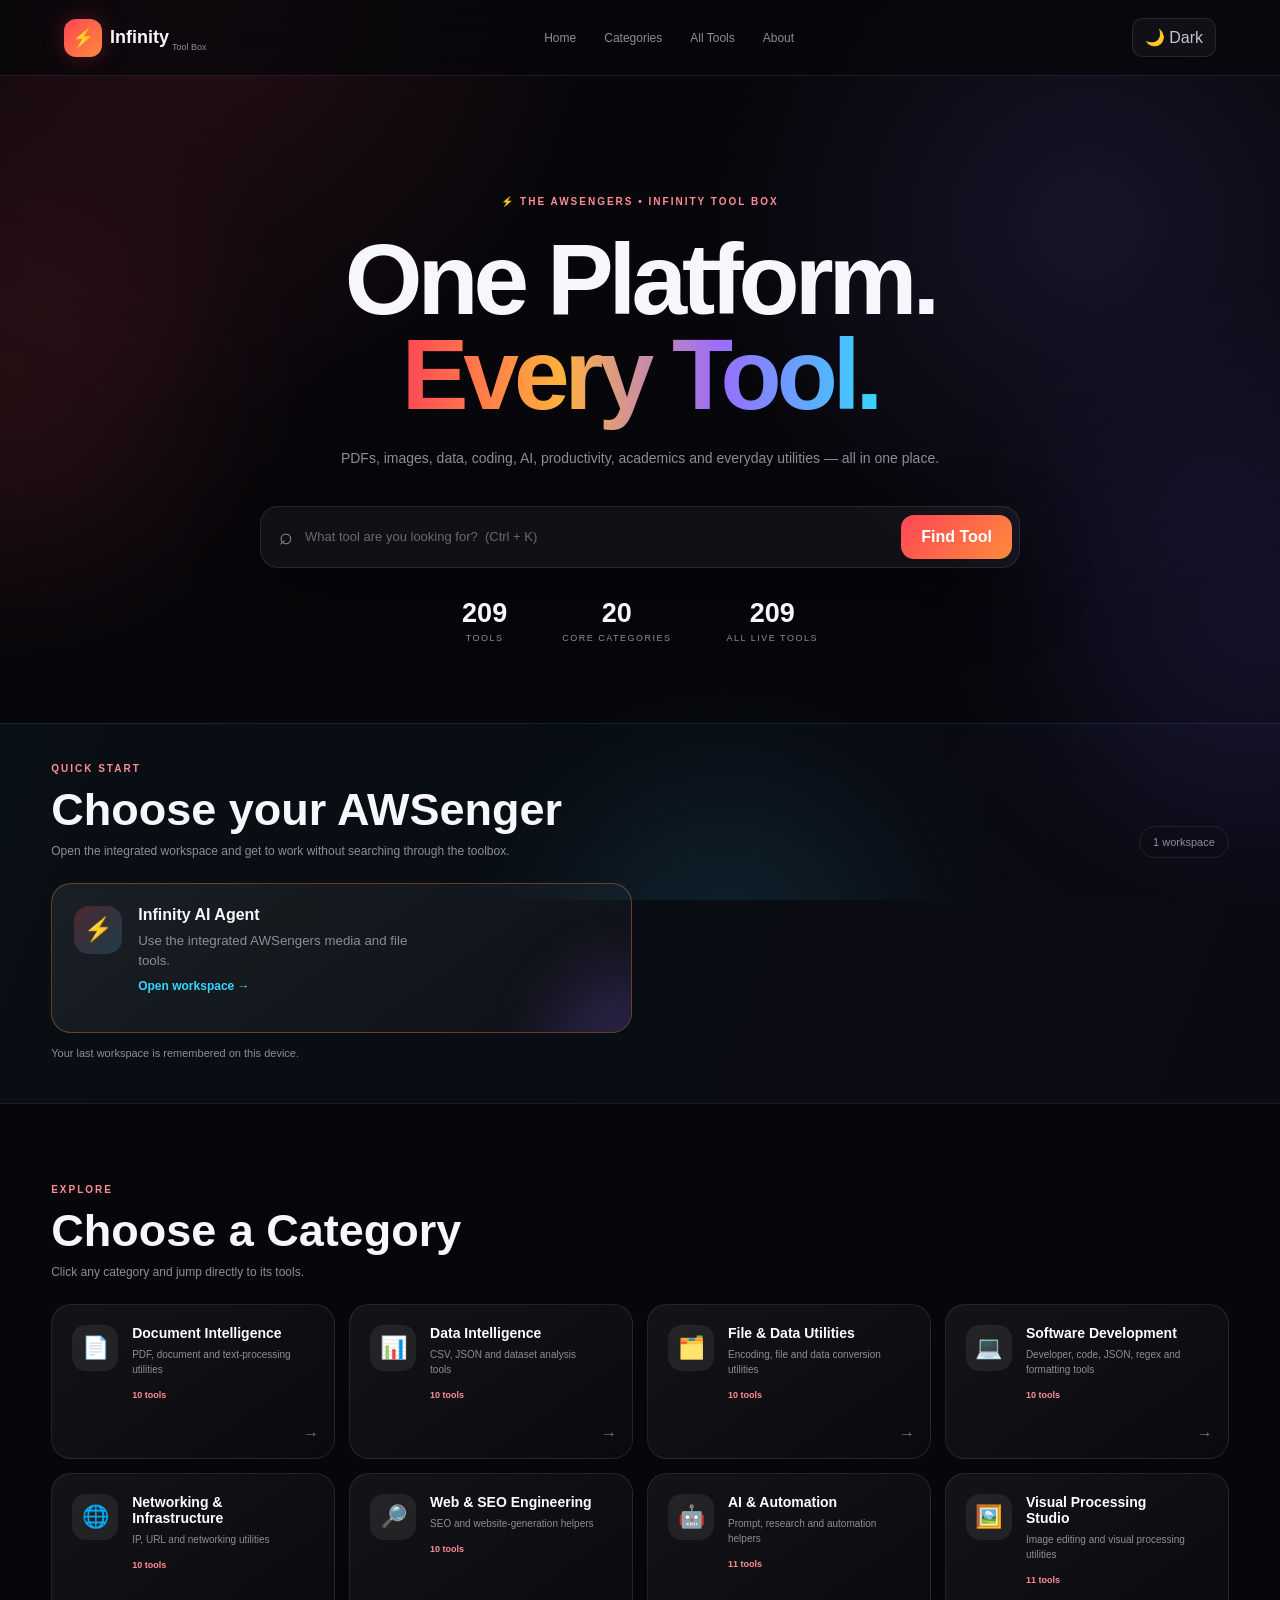
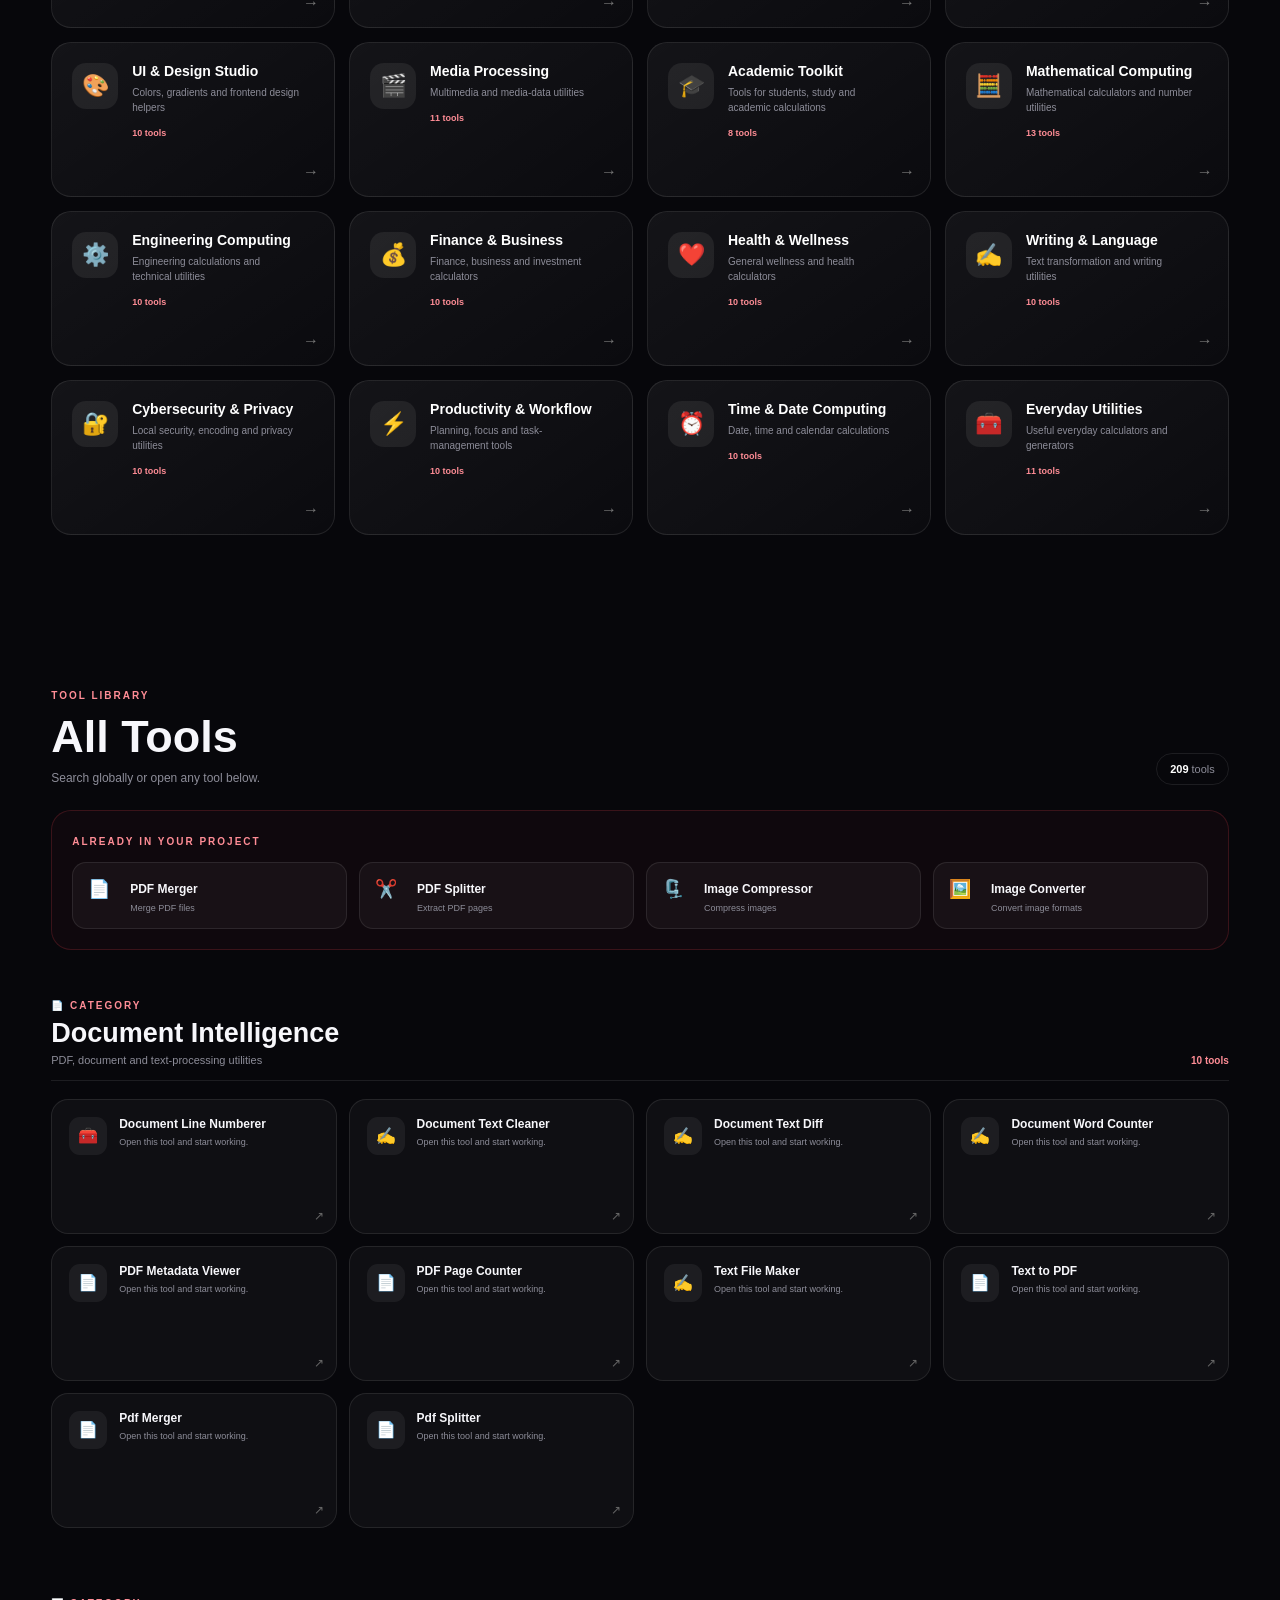
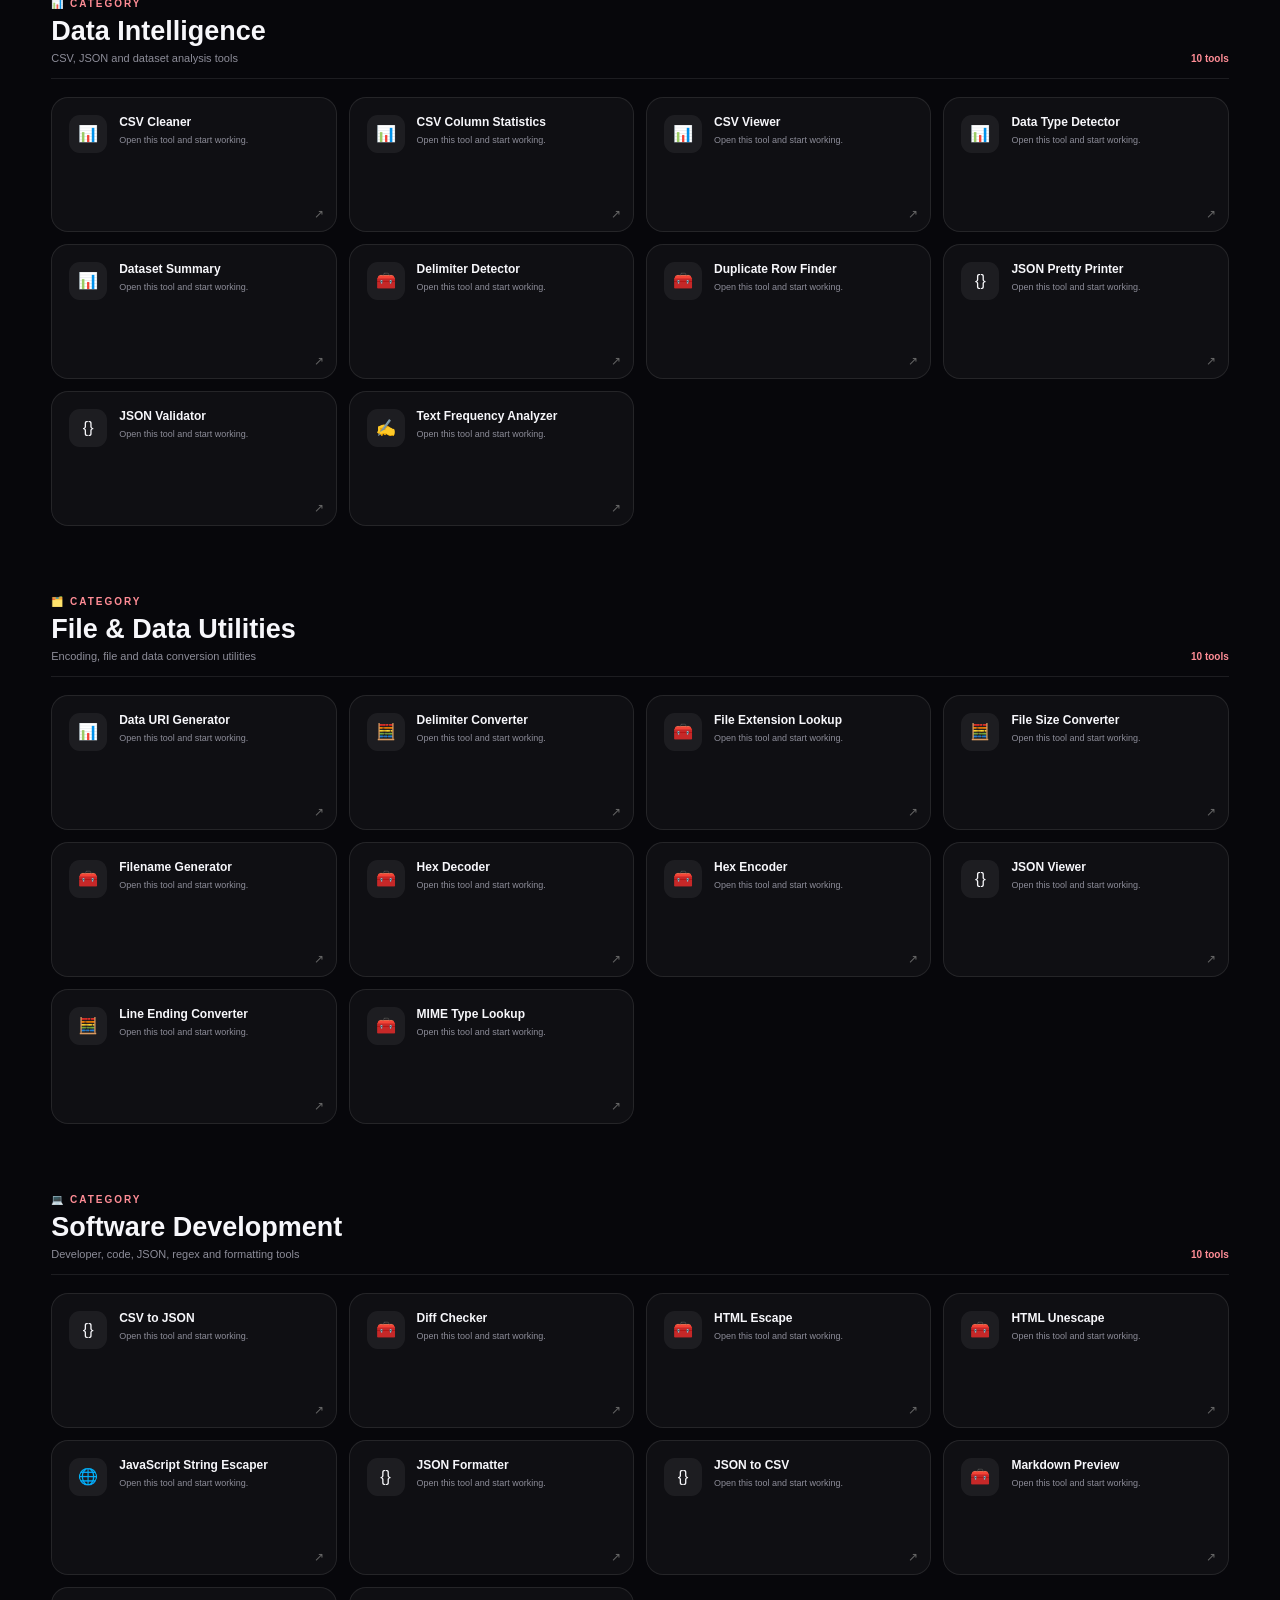
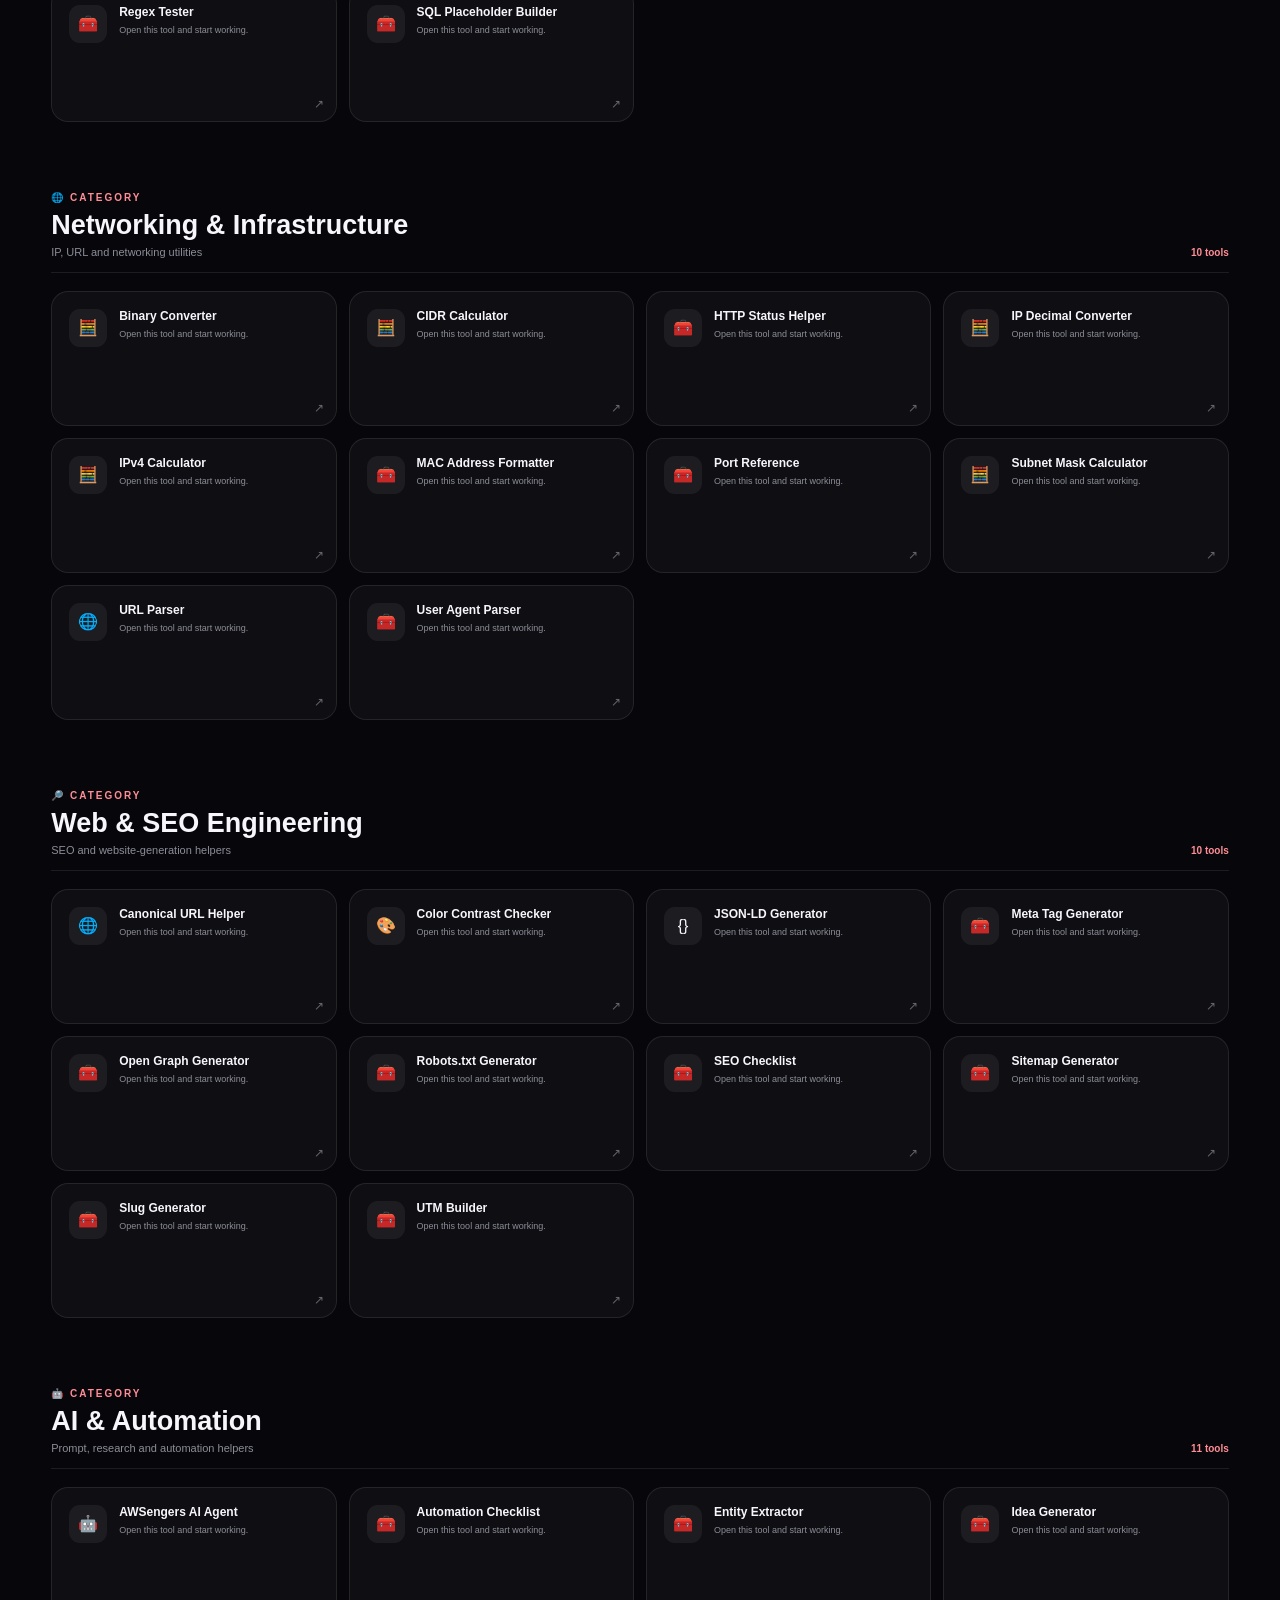
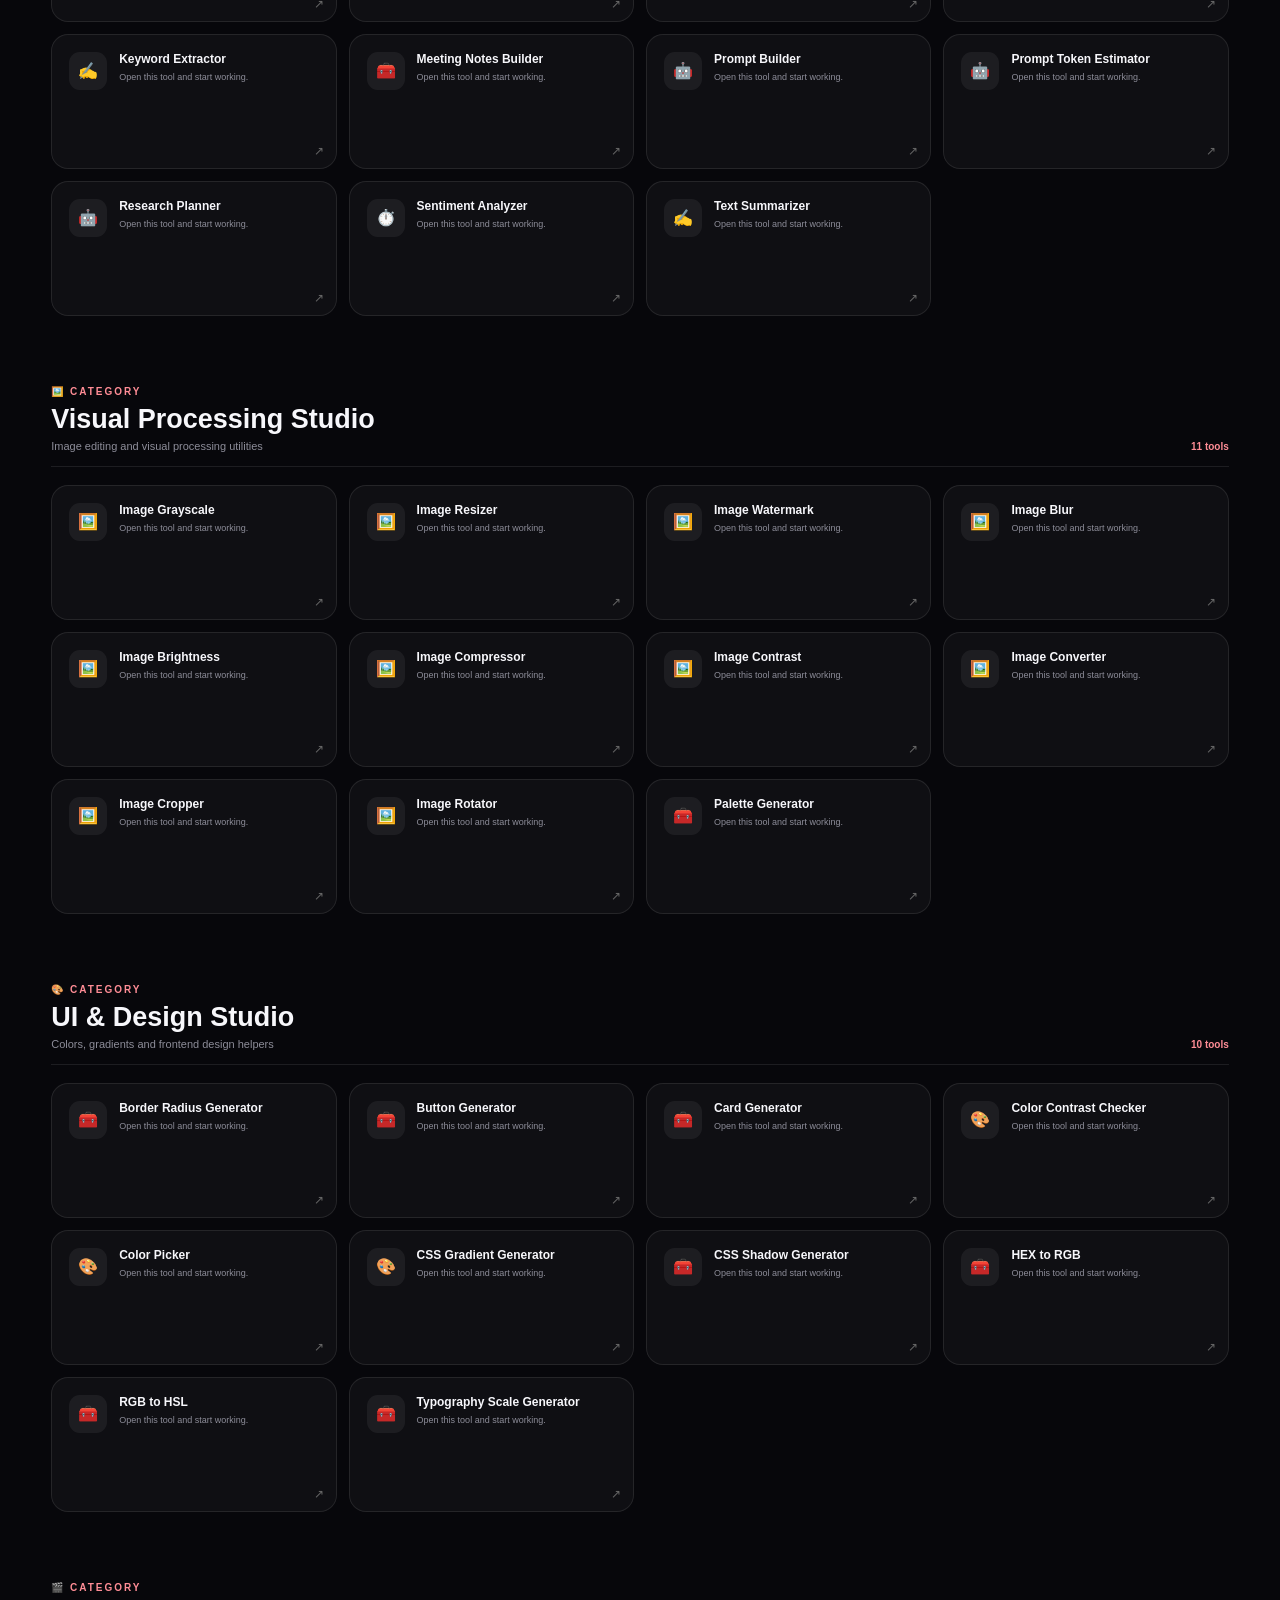
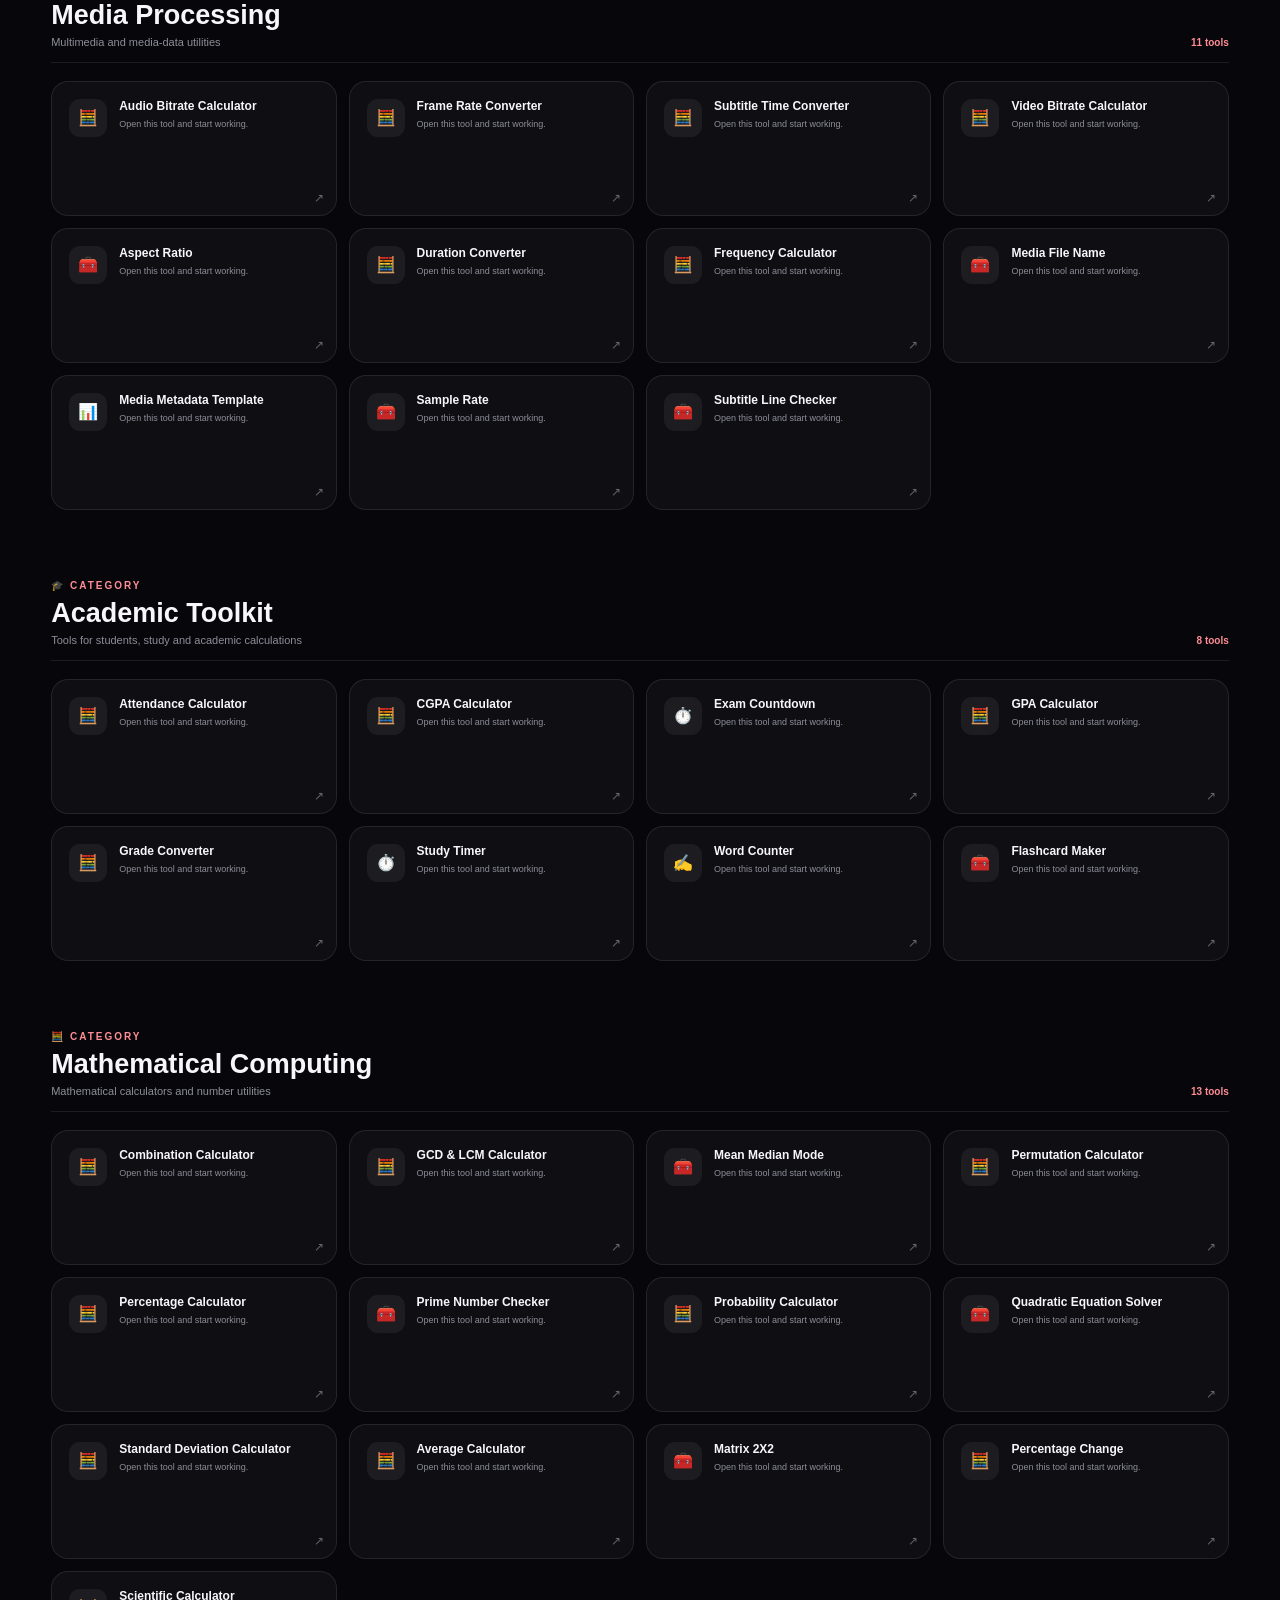
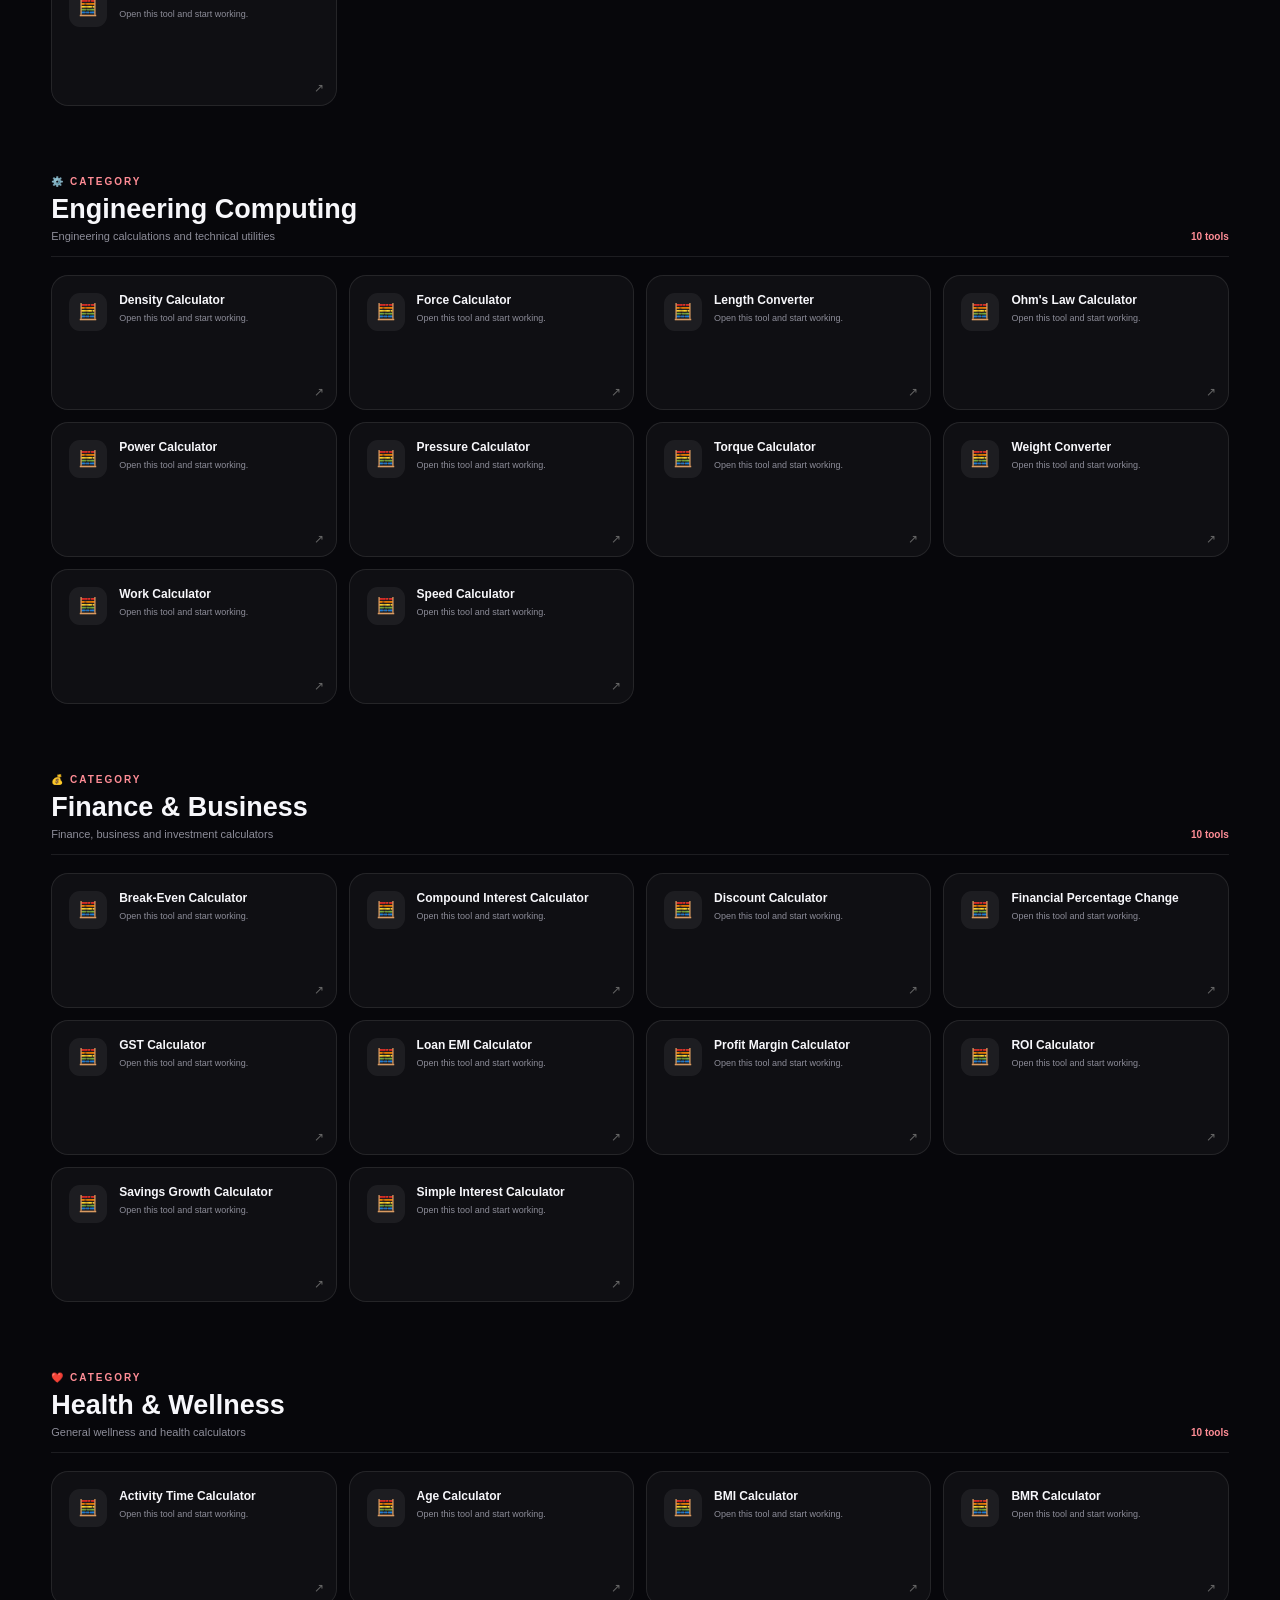
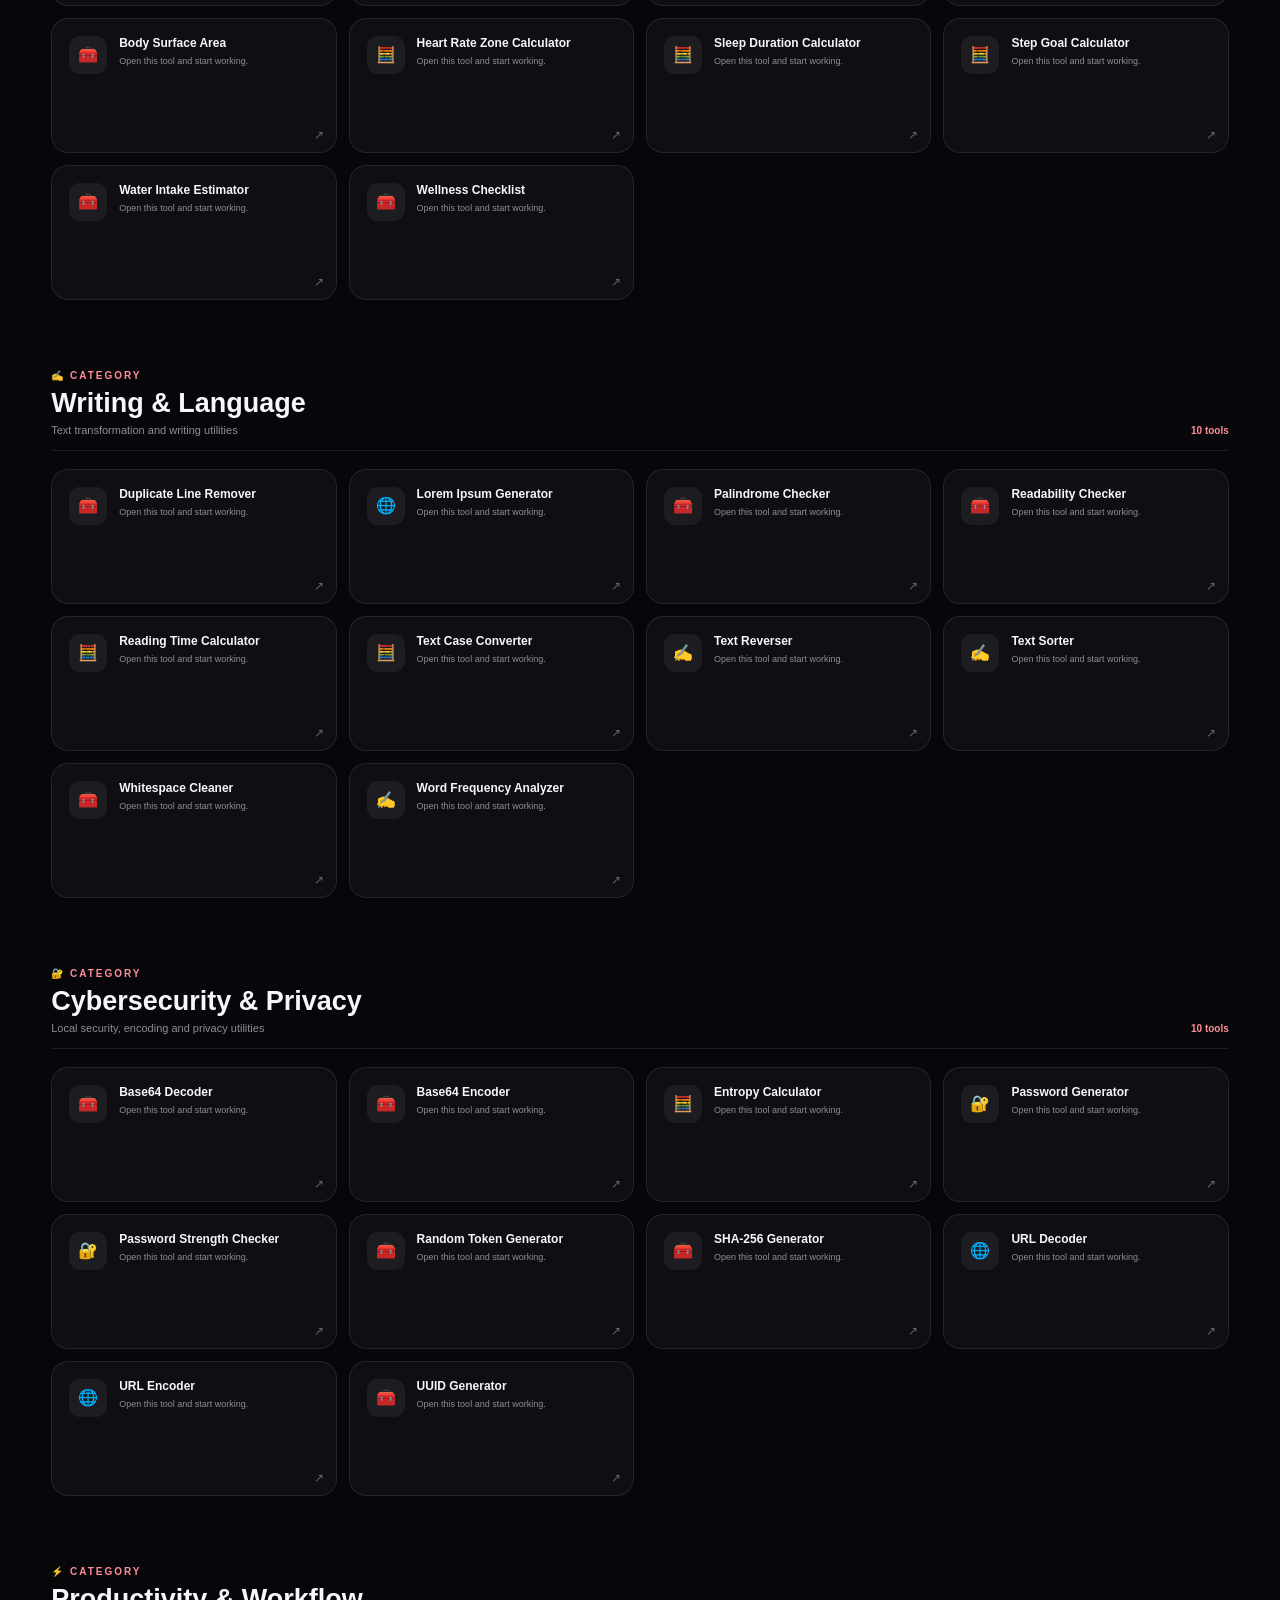
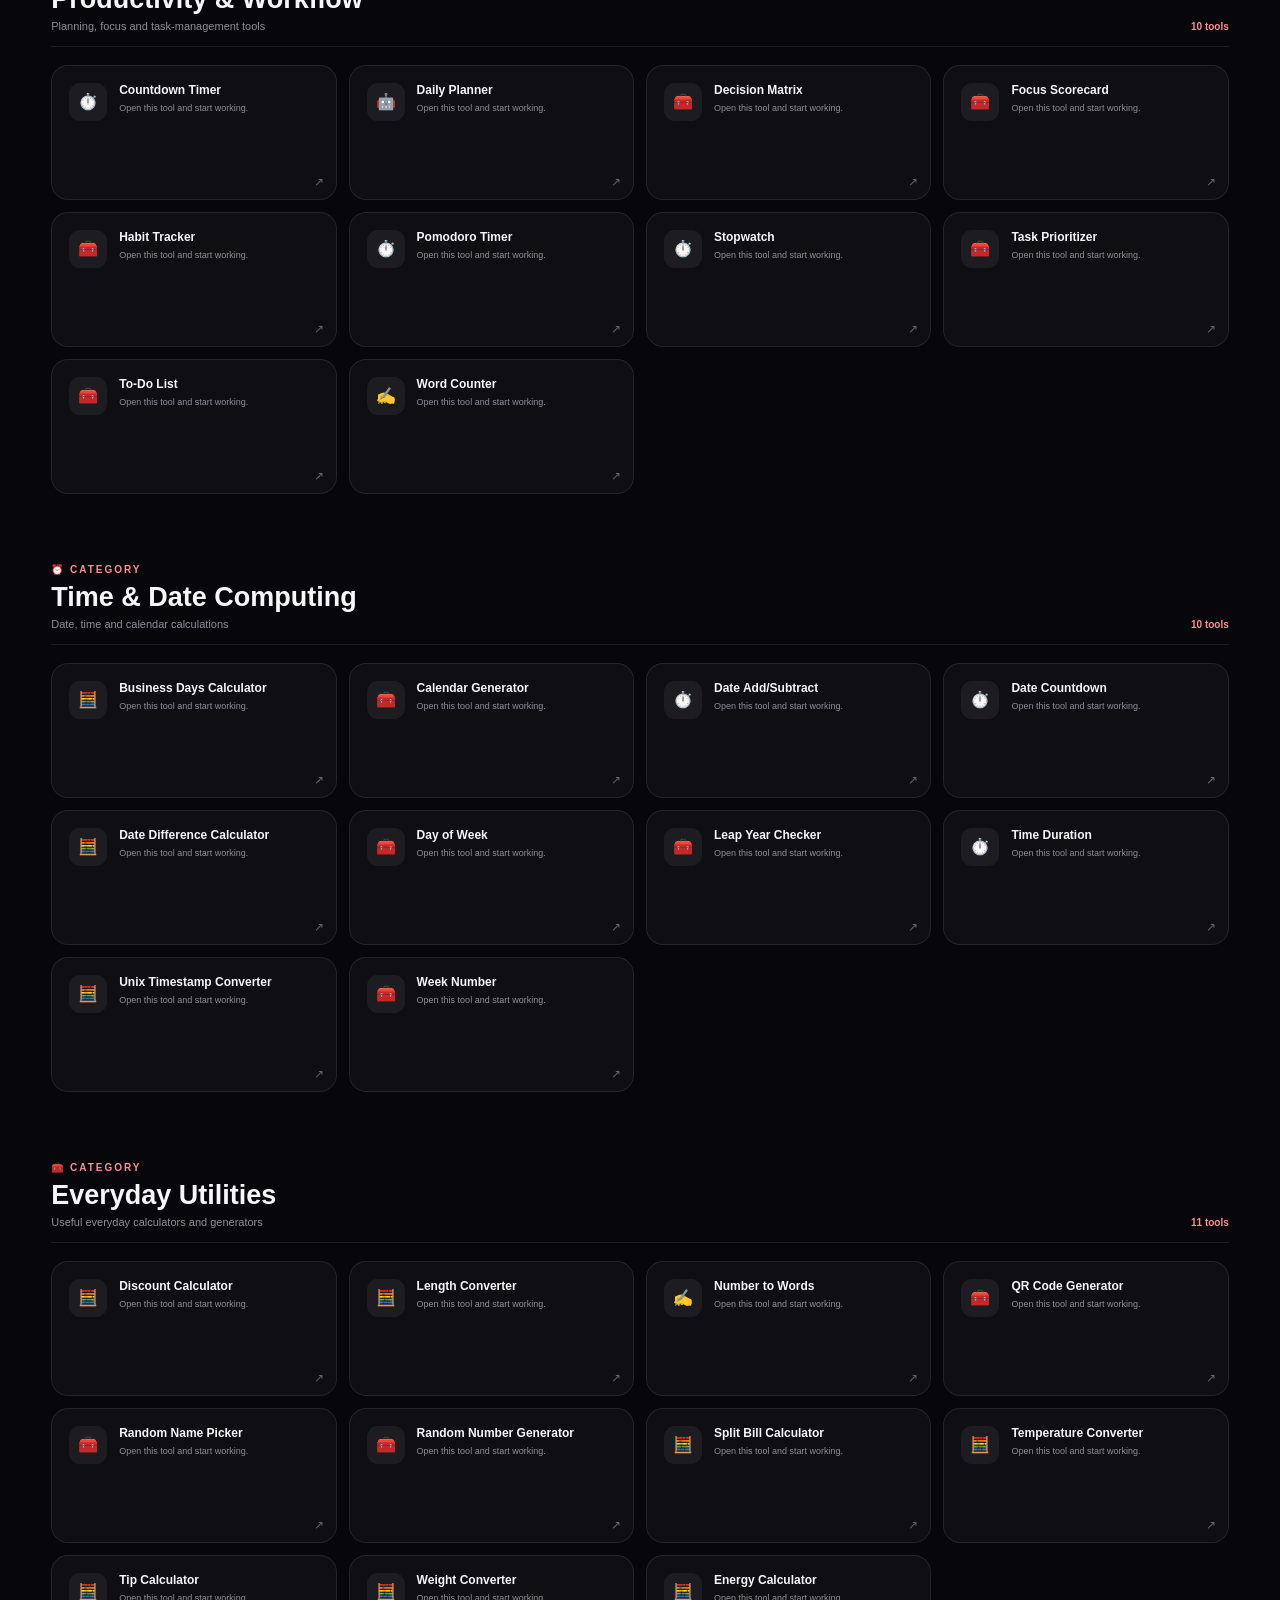
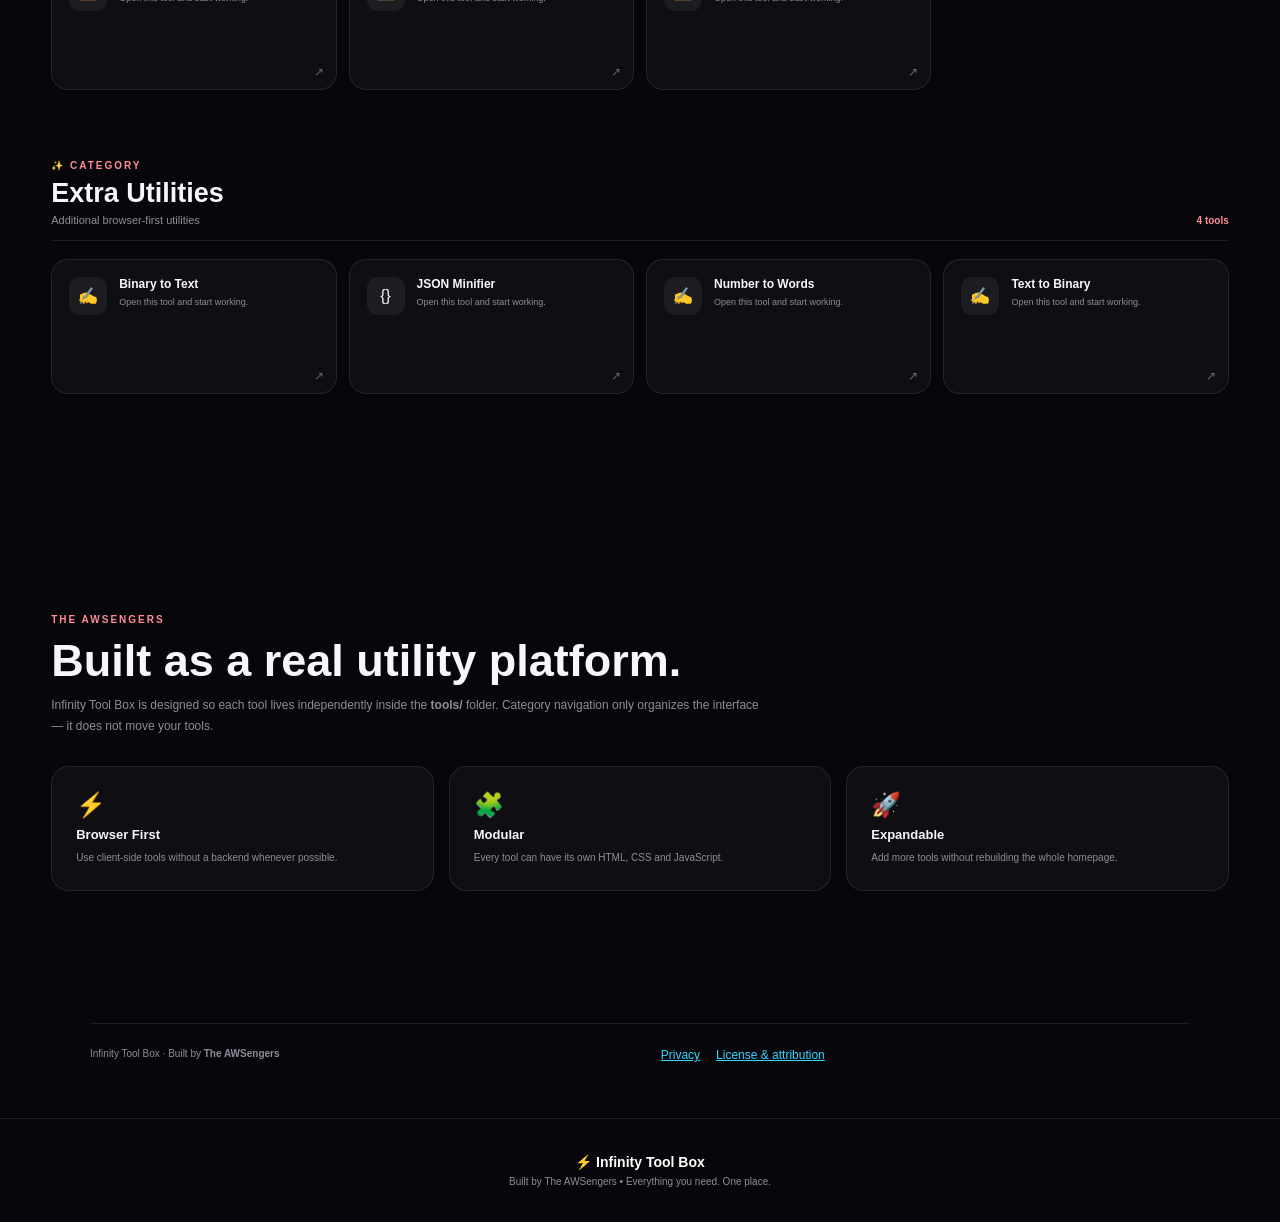
<file: index.html>
<!DOCTYPE html>
<html lang="en">
<head>
    <meta charset="UTF-8">
    <meta name="viewport" content="width=device-width, initial-scale=1.0">
    <title>Infinity Tool Box — The AWSengers</title>
    <meta name="description" content="Infinity Tool Box — 209 powerful tools across multiple categories, built by The AWSengers.">
    <link rel="stylesheet" href="css/style.css">
    <link rel="stylesheet" href="css/agent-selector.css">
</head>
<body>
    <div class="bg"><i></i><i></i><i></i></div>

    <header class="navbar">
        <a href="index.html" class="logo"><span>⚡</span><b>Infinity</b><small>Tool Box</small></a>
        <a class="skip-link" href="#tools">Skip to tools</a>
        <nav id="navLinks" aria-label="Primary navigation">
            <a href="#home" data-scroll="home">Home</a>
            <a href="#categories" data-scroll="categories">Categories</a>
            <a href="#tools" data-scroll="tools">All Tools</a>
            <a href="#about" data-scroll="about">About</a>
        </nav>
        <div class="nav-actions">
            <button class="icon-btn" id="themeToggle" aria-label="Toggle color theme" type="button">🌙 Dark</button>
            <button class="menu-btn" id="menuToggle" aria-label="Toggle navigation menu" aria-expanded="false" type="button">☰</button>
        </div>
    </header>

    <main id="home">
        <section class="hero">
            <div class="hero-badge">⚡ THE AWSENGERS • INFINITY TOOL BOX</div>
            <h1>One Platform.<br><span>Every Tool.</span></h1>
            <p>PDFs, images, data, coding, AI, productivity, academics and everyday utilities — all in one place.</p>
            <div class="hero-search"><span>⌕</span><input id="toolSearch" aria-label="Search all tools" type="search" placeholder="What tool are you looking for?  (Ctrl + K)"><button type="button" data-scroll="tools">Find Tool</button></div>
            <div class="stats"><div><b>209</b><span>TOOLS</span></div><div><b>20</b><span>CORE CATEGORIES</span></div><div><b>209</b><span>ALL LIVE TOOLS</span></div></div>
        </section>

        <section class="agent-picker section" id="agents" aria-labelledby="agent-picker-title">
            <div class="section-top">
                <div>
                    <span class="eyebrow">QUICK START</span>
                    <h2 id="agent-picker-title">Choose your AWSenger</h2>
                    <p>Open the integrated workspace and get to work without searching through the toolbox.</p>
                </div>
                <span class="result-pill">1 workspace</span>
            </div>
            <div class="agent-grid">
                <a class="agent-card agent-card-primary" href="tools/awsengers-agent/index.html" data-agent="infinity-agent">
                    <span class="agent-card-icon">⚡</span>
                    <span class="agent-card-copy"><strong>Infinity AI Agent</strong><small>Use the integrated AWSengers media and file tools.</small><em>Open workspace <span aria-hidden="true">→</span></em></span>
                </a>
            </div>
            <p class="agent-picker-note" id="agentPickerNote" role="status" aria-live="polite">Your last workspace is remembered on this device.</p>
        </section>

        <section class="section" id="categories">
            <div class="section-top"><div><span class="eyebrow">EXPLORE</span><h2>Choose a Category</h2><p>Click any category and jump directly to its tools.</p></div></div>
            <div id="categoryGrid" class="category-grid"></div>
        </section>

        <section class="section" id="tools">
            <div class="section-top"><div><span class="eyebrow">TOOL LIBRARY</span><h2>All Tools</h2><p>Search globally or open any tool below.</p></div><span class="result-pill"><b id="resultCount">209</b> tools</span></div>
            <div class="existing"><span class="eyebrow">ALREADY IN YOUR PROJECT</span><div class="existing-grid">
                <a href="tools/pdf-merger/index.html"><span>📄</span><b>PDF Merger</b><small>Merge PDF files</small></a>
                <a href="tools/pdf-splitter/index.html"><span>✂️</span><b>PDF Splitter</b><small>Extract PDF pages</small></a>
                <a href="tools/image-compressor/index.html"><span>🗜️</span><b>Image Compressor</b><small>Compress images</small></a>
                <a href="tools/image-converter/index.html"><span>🖼️</span><b>Image Converter</b><small>Convert image formats</small></a>
            </div></div>
            <div id="catalog"></div>
        </section>

        <section class="about section" id="about">
            <span class="eyebrow">THE AWSENGERS</span><h2>Built as a real utility platform.</h2>
            <p>Infinity Tool Box is designed so each tool lives independently inside the <b>tools/</b> folder. Category navigation only organizes the interface — it does not move your tools.</p>
            <div class="about-grid"><div>⚡ <b>Browser First</b><small>Use client-side tools without a backend whenever possible.</small></div><div>🧩 <b>Modular</b><small>Every tool can have its own HTML, CSS and JavaScript.</small></div><div>🚀 <b>Expandable</b><small>Add more tools without rebuilding the whole homepage.</small></div></div>
        </section>
    </main>

    <footer class="site-footer"><span>Infinity Tool Box · Built by <strong>The AWSengers</strong></span><nav aria-label="Legal"><a href="privacy.html">Privacy</a><a href="license.html">License &amp; attribution</a></nav></footer>
    <footer><b>⚡ Infinity Tool Box</b><span>Built by The AWSengers • Everything you need. One place.</span></footer>
    <script src="js/catalogue.js"></script>
    <script src="js/script.js"></script>
    <script src="js/agent-selector.js"></script>
</body>
</html>
</file>
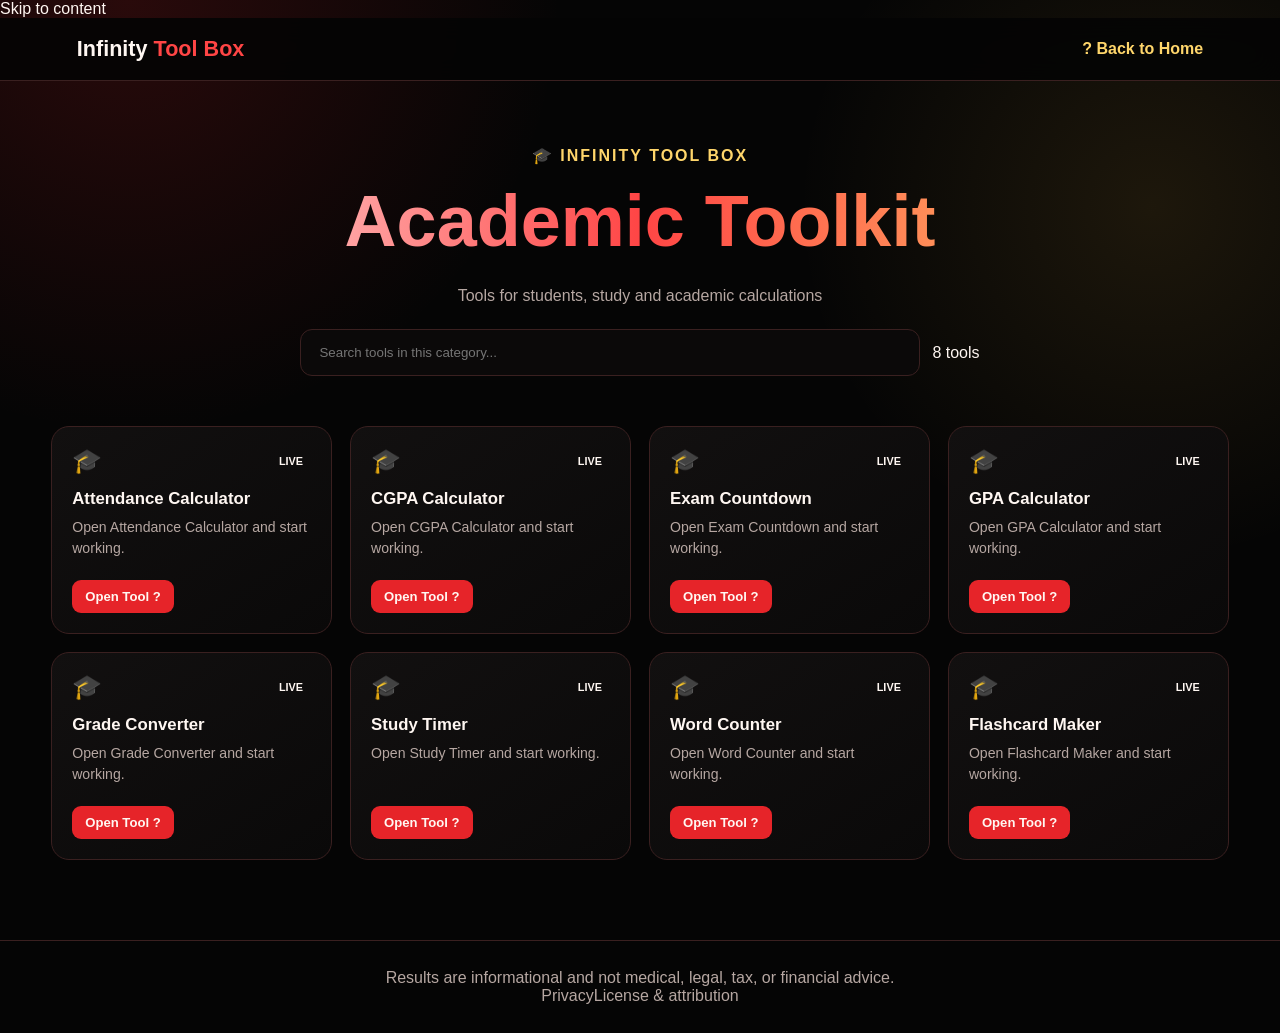
<file: categories/academic-toolkit/index.html>
<!doctype html><html lang="en"><head><meta charset="UTF-8"><meta name="viewport" content="width=device-width,initial-scale=1.0"><meta name="description" content="Academic Toolkit tools - Infinity Tool Box"><title>Academic Toolkit - Infinity Tool Box</title><link rel="stylesheet" href="style.css"></head><body data-category="academic-toolkit"><a class="skip-link" href="#main-content">Skip to content</a><header class="navbar"><a class="logo" href="../../index.html">Infinity <span>Tool Box</span></a><a class="back" href="../../index.html">? Back to Home</a></header><main id="main-content"><section class="hero"><div class="eyebrow">🎓 INFINITY TOOL BOX</div><h1 id="categoryName">Academic Toolkit</h1><p id="categoryDescription">Tools for students, study and academic calculations</p><div class="search"><input id="search" type="search" placeholder="Search tools in this category..." aria-label="Search tools"><span id="count">0 tools</span></div></section><section id="toolGrid" class="grid"></section><div id="empty" class="empty" hidden>No matching tools found.</div></main><script src="../../js/catalogue.js"></script><script src="script.js"></script><footer class="site-footer"><span>Results are informational and not medical, legal, tax, or financial advice.</span><nav aria-label="Legal"><a href="../../privacy.html">Privacy</a><a href="../../license.html">License &amp; attribution</a></nav></footer></body></html>
</file>
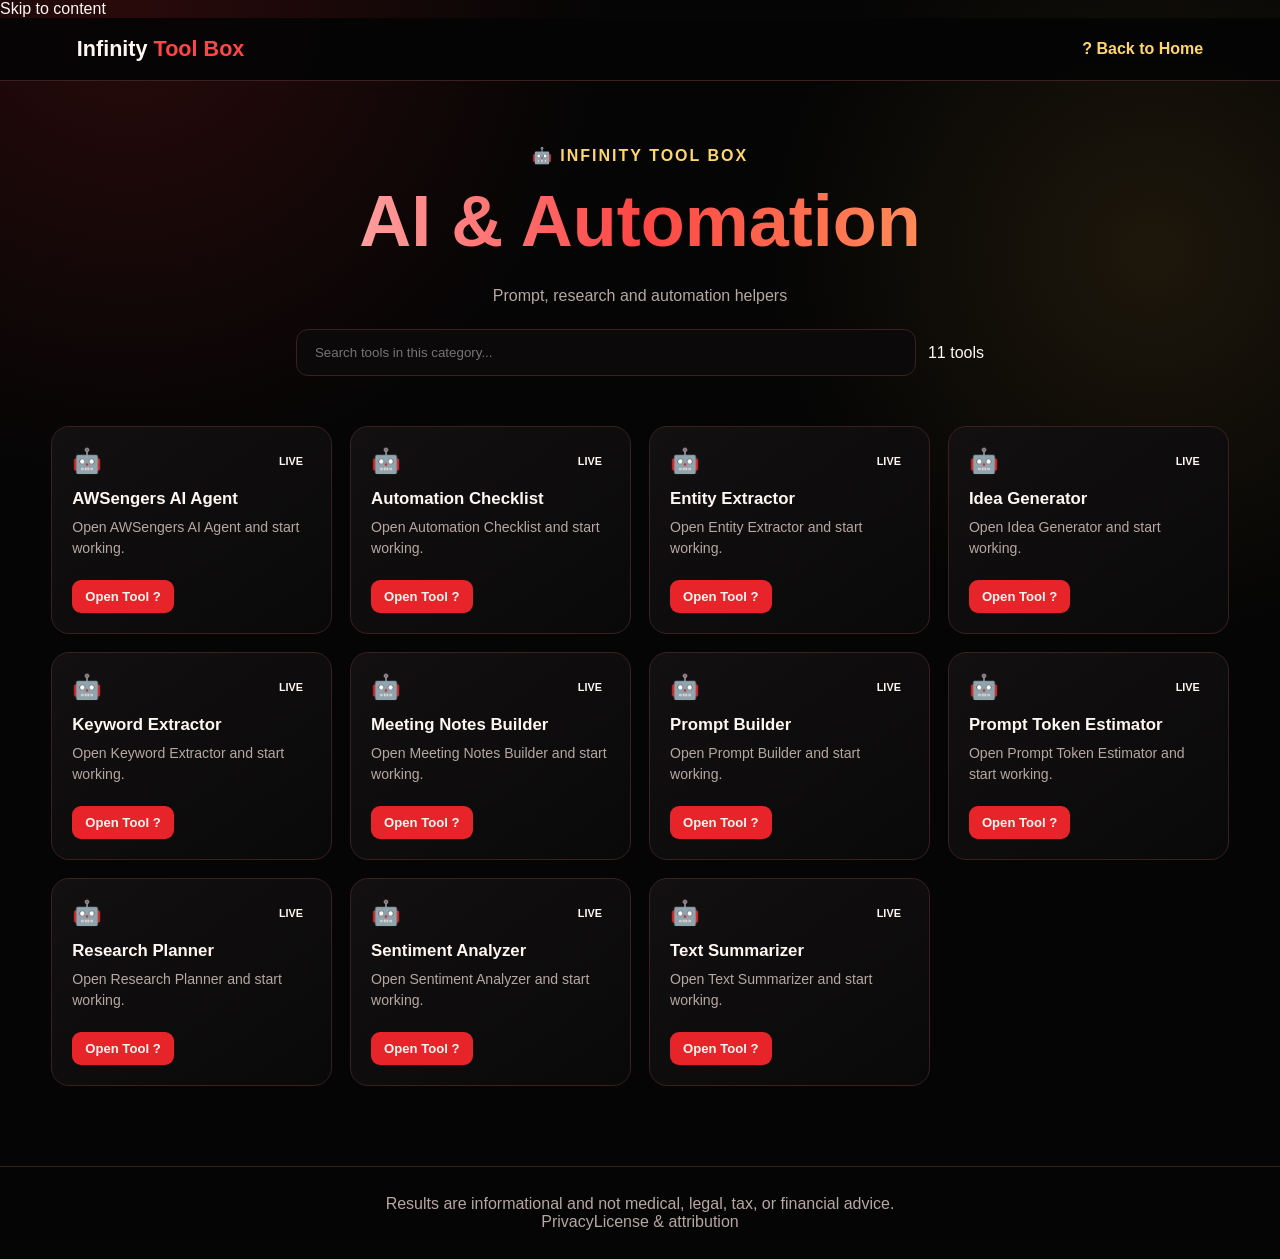
<file: categories/ai-automation/index.html>
<!doctype html><html lang="en"><head><meta charset="UTF-8"><meta name="viewport" content="width=device-width,initial-scale=1.0"><meta name="description" content="AI & Automation tools - Infinity Tool Box"><title>AI & Automation - Infinity Tool Box</title><link rel="stylesheet" href="style.css"></head><body data-category="ai-automation"><a class="skip-link" href="#main-content">Skip to content</a><header class="navbar"><a class="logo" href="../../index.html">Infinity <span>Tool Box</span></a><a class="back" href="../../index.html">? Back to Home</a></header><main id="main-content"><section class="hero"><div class="eyebrow">🤖 INFINITY TOOL BOX</div><h1 id="categoryName">AI & Automation</h1><p id="categoryDescription">Prompt, research and automation helpers</p><div class="search"><input id="search" type="search" placeholder="Search tools in this category..." aria-label="Search tools"><span id="count">0 tools</span></div></section><section id="toolGrid" class="grid"></section><div id="empty" class="empty" hidden>No matching tools found.</div></main><script src="../../js/catalogue.js"></script><script src="script.js"></script><footer class="site-footer"><span>Results are informational and not medical, legal, tax, or financial advice.</span><nav aria-label="Legal"><a href="../../privacy.html">Privacy</a><a href="../../license.html">License &amp; attribution</a></nav></footer></body></html>
</file>
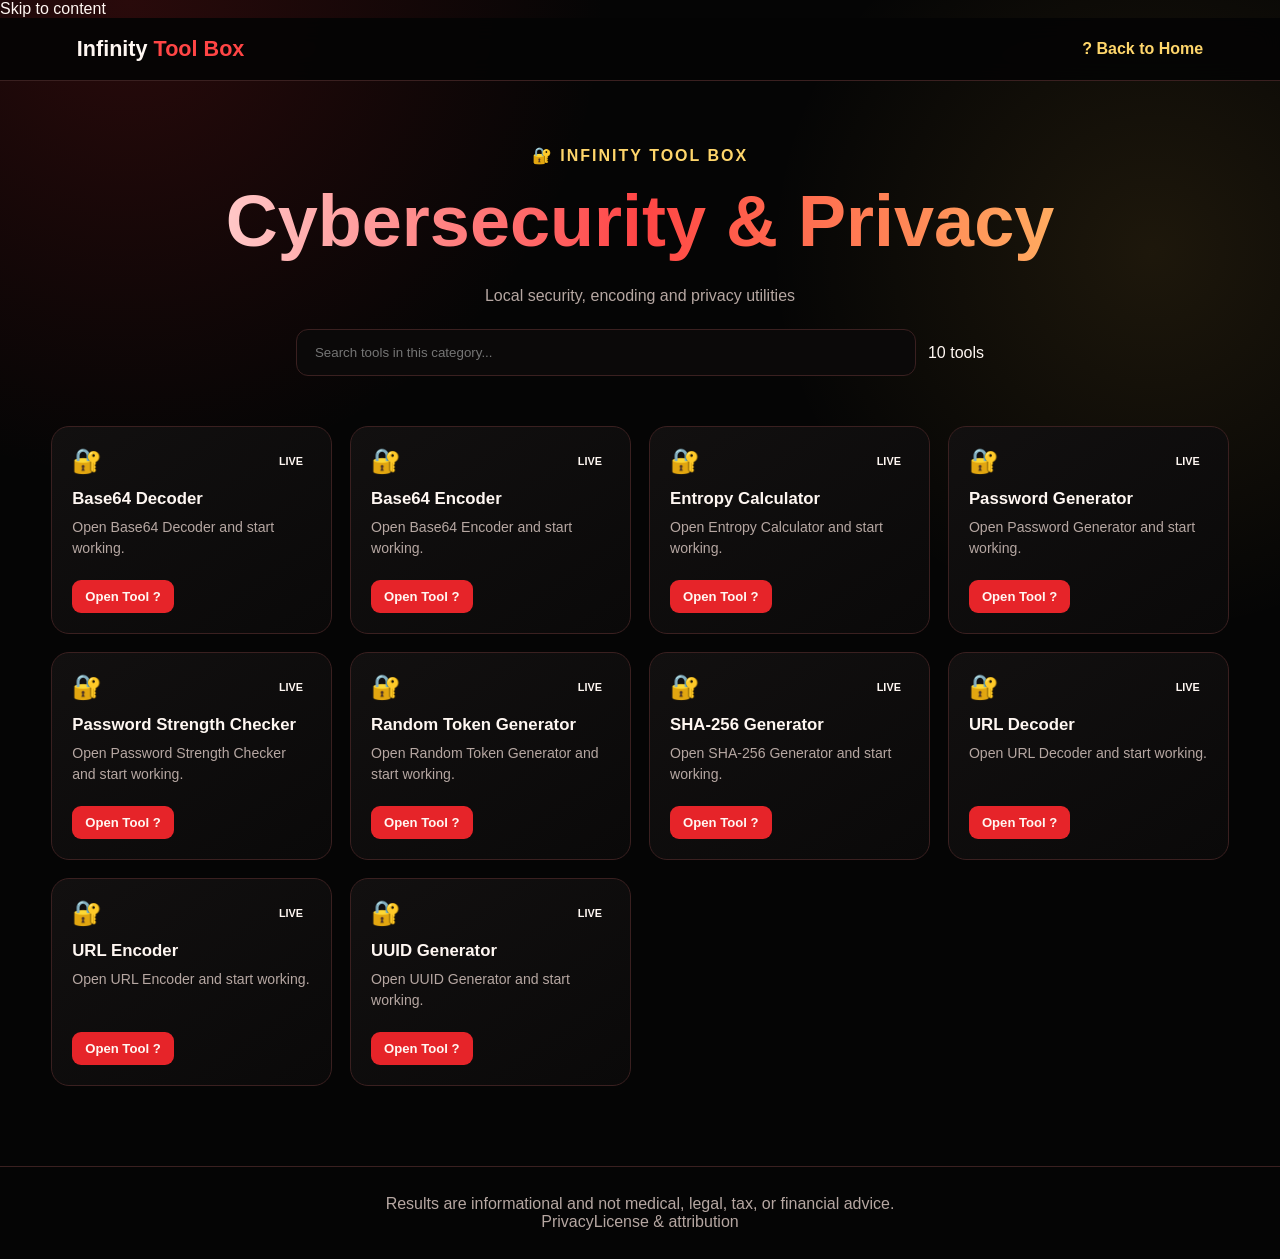
<file: categories/cybersecurity-privacy/index.html>
<!doctype html><html lang="en"><head><meta charset="UTF-8"><meta name="viewport" content="width=device-width,initial-scale=1.0"><meta name="description" content="Cybersecurity & Privacy tools - Infinity Tool Box"><title>Cybersecurity & Privacy - Infinity Tool Box</title><link rel="stylesheet" href="style.css"></head><body data-category="cybersecurity-privacy"><a class="skip-link" href="#main-content">Skip to content</a><header class="navbar"><a class="logo" href="../../index.html">Infinity <span>Tool Box</span></a><a class="back" href="../../index.html">? Back to Home</a></header><main id="main-content"><section class="hero"><div class="eyebrow">🔐 INFINITY TOOL BOX</div><h1 id="categoryName">Cybersecurity & Privacy</h1><p id="categoryDescription">Local security, encoding and privacy utilities</p><div class="search"><input id="search" type="search" placeholder="Search tools in this category..." aria-label="Search tools"><span id="count">0 tools</span></div></section><section id="toolGrid" class="grid"></section><div id="empty" class="empty" hidden>No matching tools found.</div></main><script src="../../js/catalogue.js"></script><script src="script.js"></script><footer class="site-footer"><span>Results are informational and not medical, legal, tax, or financial advice.</span><nav aria-label="Legal"><a href="../../privacy.html">Privacy</a><a href="../../license.html">License &amp; attribution</a></nav></footer></body></html>
</file>
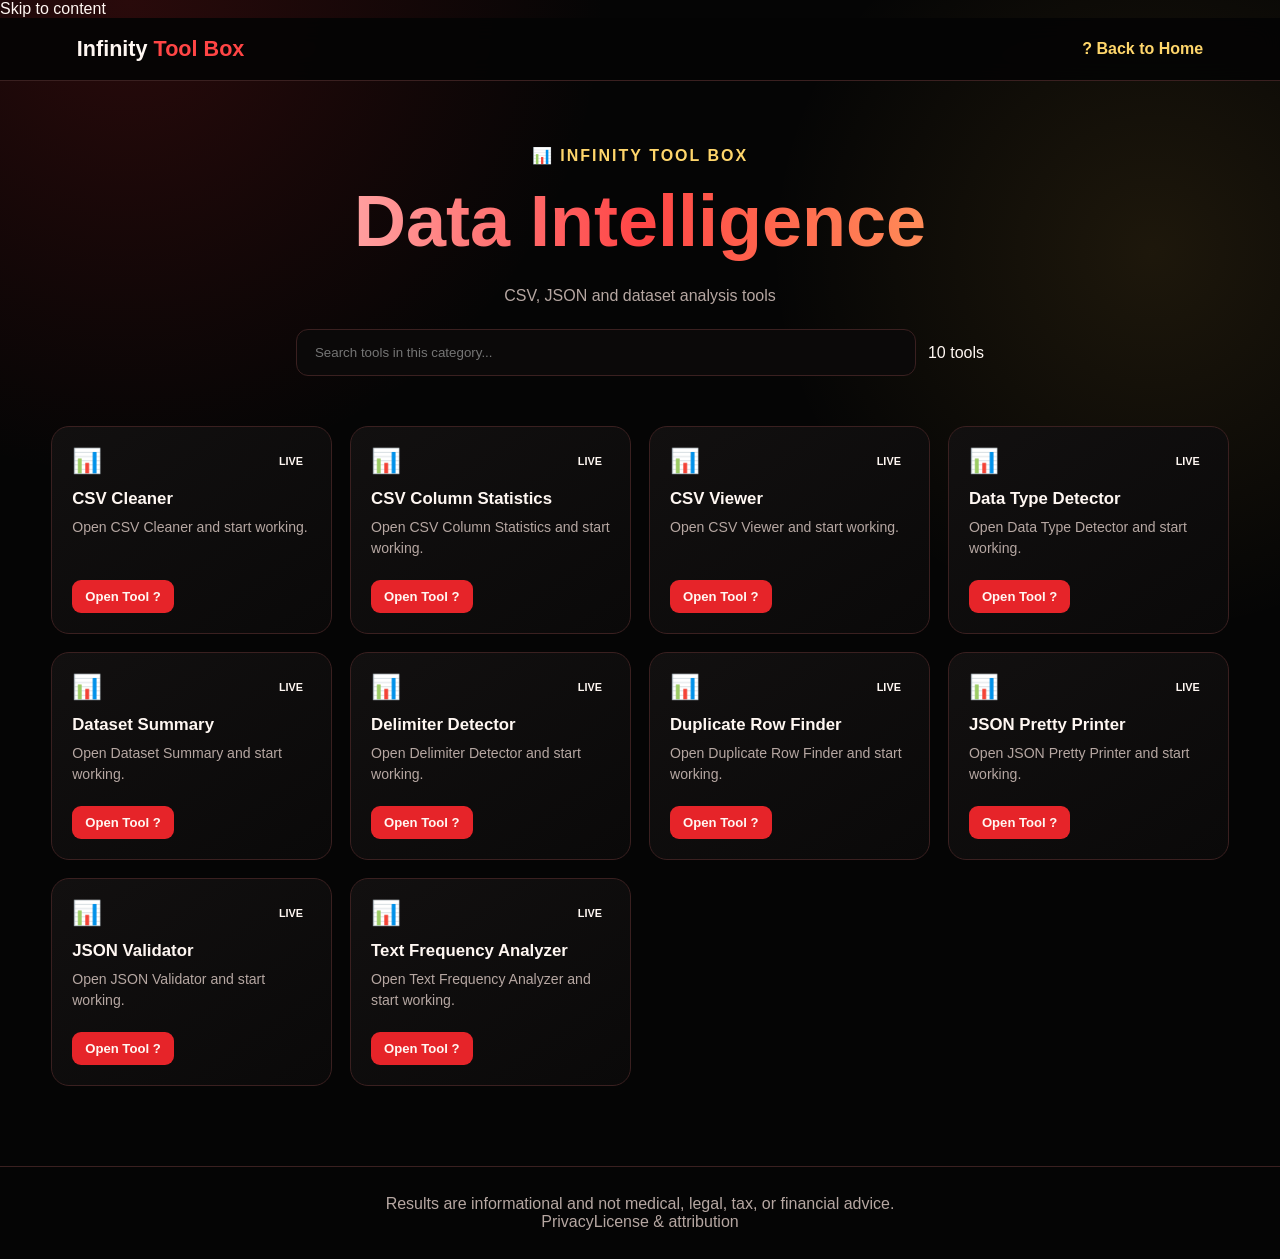
<file: categories/data-intelligence/index.html>
<!doctype html><html lang="en"><head><meta charset="UTF-8"><meta name="viewport" content="width=device-width,initial-scale=1.0"><meta name="description" content="Data Intelligence tools - Infinity Tool Box"><title>Data Intelligence - Infinity Tool Box</title><link rel="stylesheet" href="style.css"></head><body data-category="data-intelligence"><a class="skip-link" href="#main-content">Skip to content</a><header class="navbar"><a class="logo" href="../../index.html">Infinity <span>Tool Box</span></a><a class="back" href="../../index.html">? Back to Home</a></header><main id="main-content"><section class="hero"><div class="eyebrow">📊 INFINITY TOOL BOX</div><h1 id="categoryName">Data Intelligence</h1><p id="categoryDescription">CSV, JSON and dataset analysis tools</p><div class="search"><input id="search" type="search" placeholder="Search tools in this category..." aria-label="Search tools"><span id="count">0 tools</span></div></section><section id="toolGrid" class="grid"></section><div id="empty" class="empty" hidden>No matching tools found.</div></main><script src="../../js/catalogue.js"></script><script src="script.js"></script><footer class="site-footer"><span>Results are informational and not medical, legal, tax, or financial advice.</span><nav aria-label="Legal"><a href="../../privacy.html">Privacy</a><a href="../../license.html">License &amp; attribution</a></nav></footer></body></html>
</file>
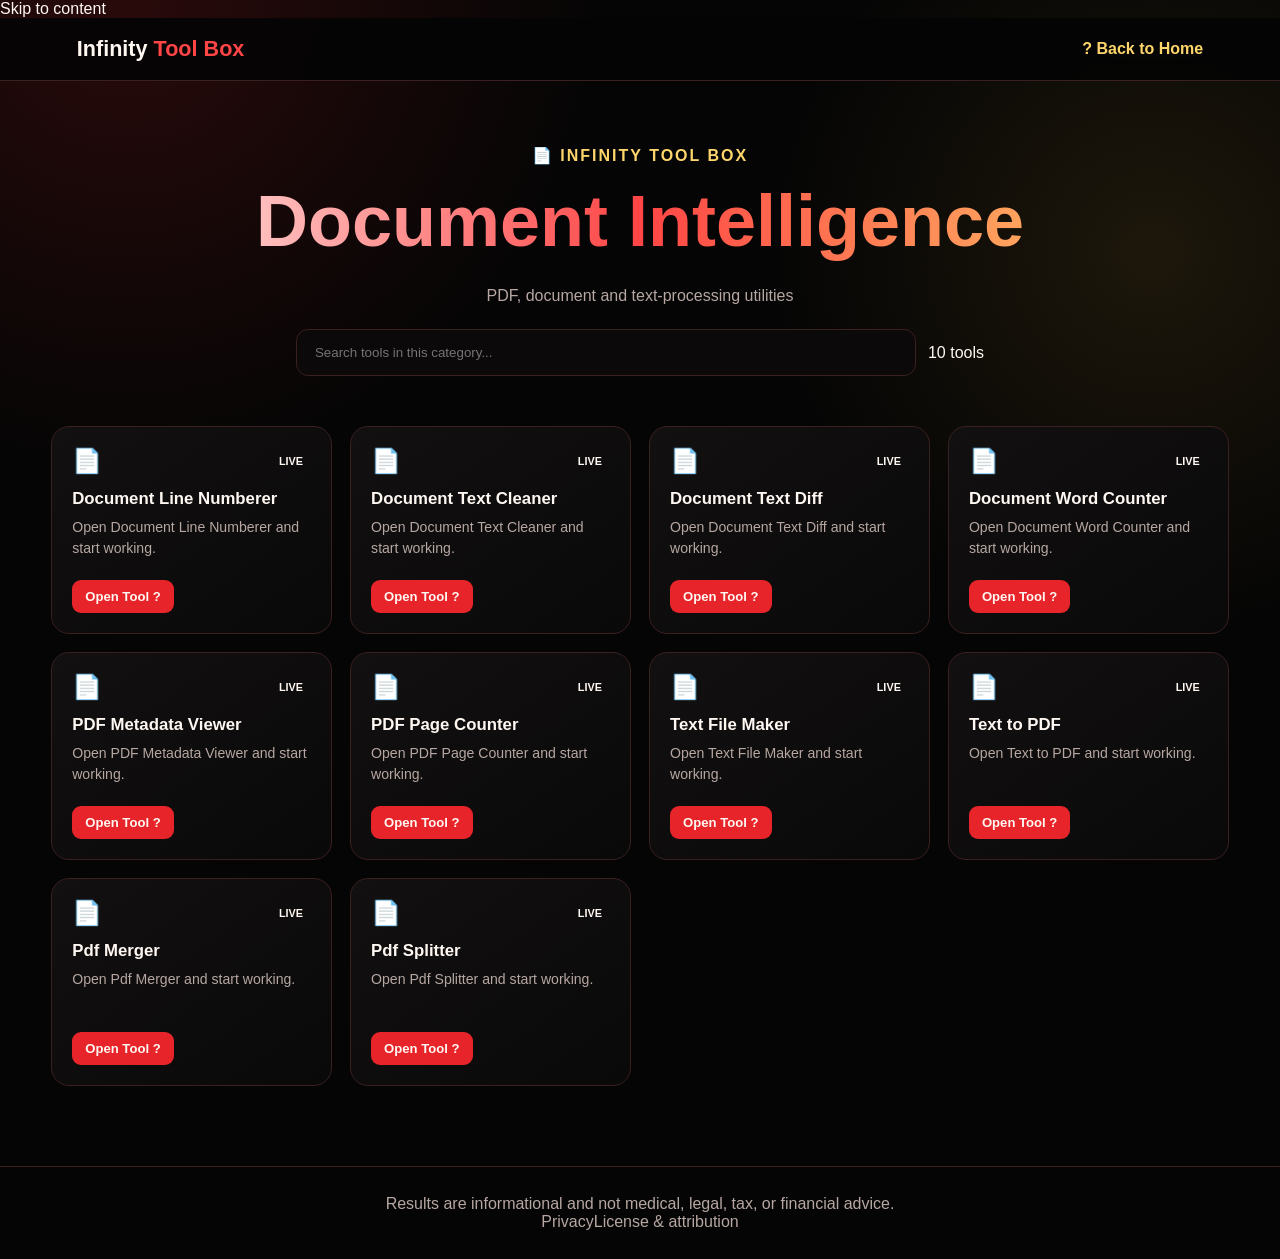
<file: categories/document-intelligence/index.html>
<!doctype html><html lang="en"><head><meta charset="UTF-8"><meta name="viewport" content="width=device-width,initial-scale=1.0"><meta name="description" content="Document Intelligence tools - Infinity Tool Box"><title>Document Intelligence - Infinity Tool Box</title><link rel="stylesheet" href="style.css"></head><body data-category="document-intelligence"><a class="skip-link" href="#main-content">Skip to content</a><header class="navbar"><a class="logo" href="../../index.html">Infinity <span>Tool Box</span></a><a class="back" href="../../index.html">? Back to Home</a></header><main id="main-content"><section class="hero"><div class="eyebrow">📄 INFINITY TOOL BOX</div><h1 id="categoryName">Document Intelligence</h1><p id="categoryDescription">PDF, document and text-processing utilities</p><div class="search"><input id="search" type="search" placeholder="Search tools in this category..." aria-label="Search tools"><span id="count">0 tools</span></div></section><section id="toolGrid" class="grid"></section><div id="empty" class="empty" hidden>No matching tools found.</div></main><script src="../../js/catalogue.js"></script><script src="script.js"></script><footer class="site-footer"><span>Results are informational and not medical, legal, tax, or financial advice.</span><nav aria-label="Legal"><a href="../../privacy.html">Privacy</a><a href="../../license.html">License &amp; attribution</a></nav></footer></body></html>
</file>
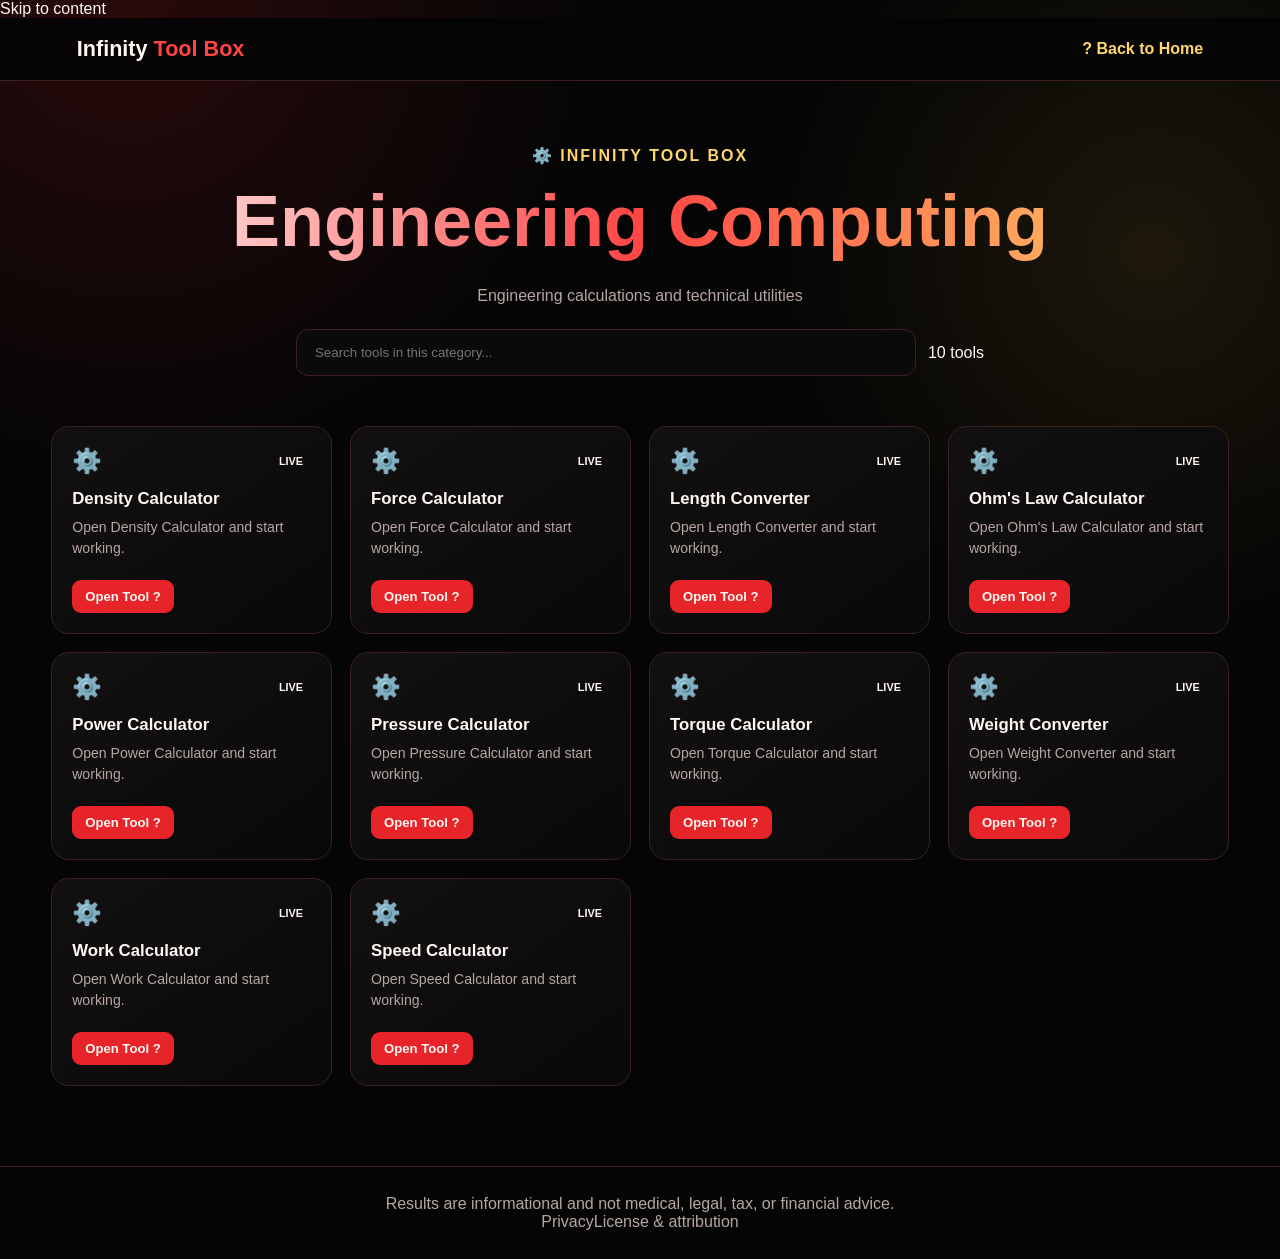
<file: categories/engineering-computing/index.html>
<!doctype html><html lang="en"><head><meta charset="UTF-8"><meta name="viewport" content="width=device-width,initial-scale=1.0"><meta name="description" content="Engineering Computing tools - Infinity Tool Box"><title>Engineering Computing - Infinity Tool Box</title><link rel="stylesheet" href="style.css"></head><body data-category="engineering-computing"><a class="skip-link" href="#main-content">Skip to content</a><header class="navbar"><a class="logo" href="../../index.html">Infinity <span>Tool Box</span></a><a class="back" href="../../index.html">? Back to Home</a></header><main id="main-content"><section class="hero"><div class="eyebrow">⚙️ INFINITY TOOL BOX</div><h1 id="categoryName">Engineering Computing</h1><p id="categoryDescription">Engineering calculations and technical utilities</p><div class="search"><input id="search" type="search" placeholder="Search tools in this category..." aria-label="Search tools"><span id="count">0 tools</span></div></section><section id="toolGrid" class="grid"></section><div id="empty" class="empty" hidden>No matching tools found.</div></main><script src="../../js/catalogue.js"></script><script src="script.js"></script><footer class="site-footer"><span>Results are informational and not medical, legal, tax, or financial advice.</span><nav aria-label="Legal"><a href="../../privacy.html">Privacy</a><a href="../../license.html">License &amp; attribution</a></nav></footer></body></html>
</file>
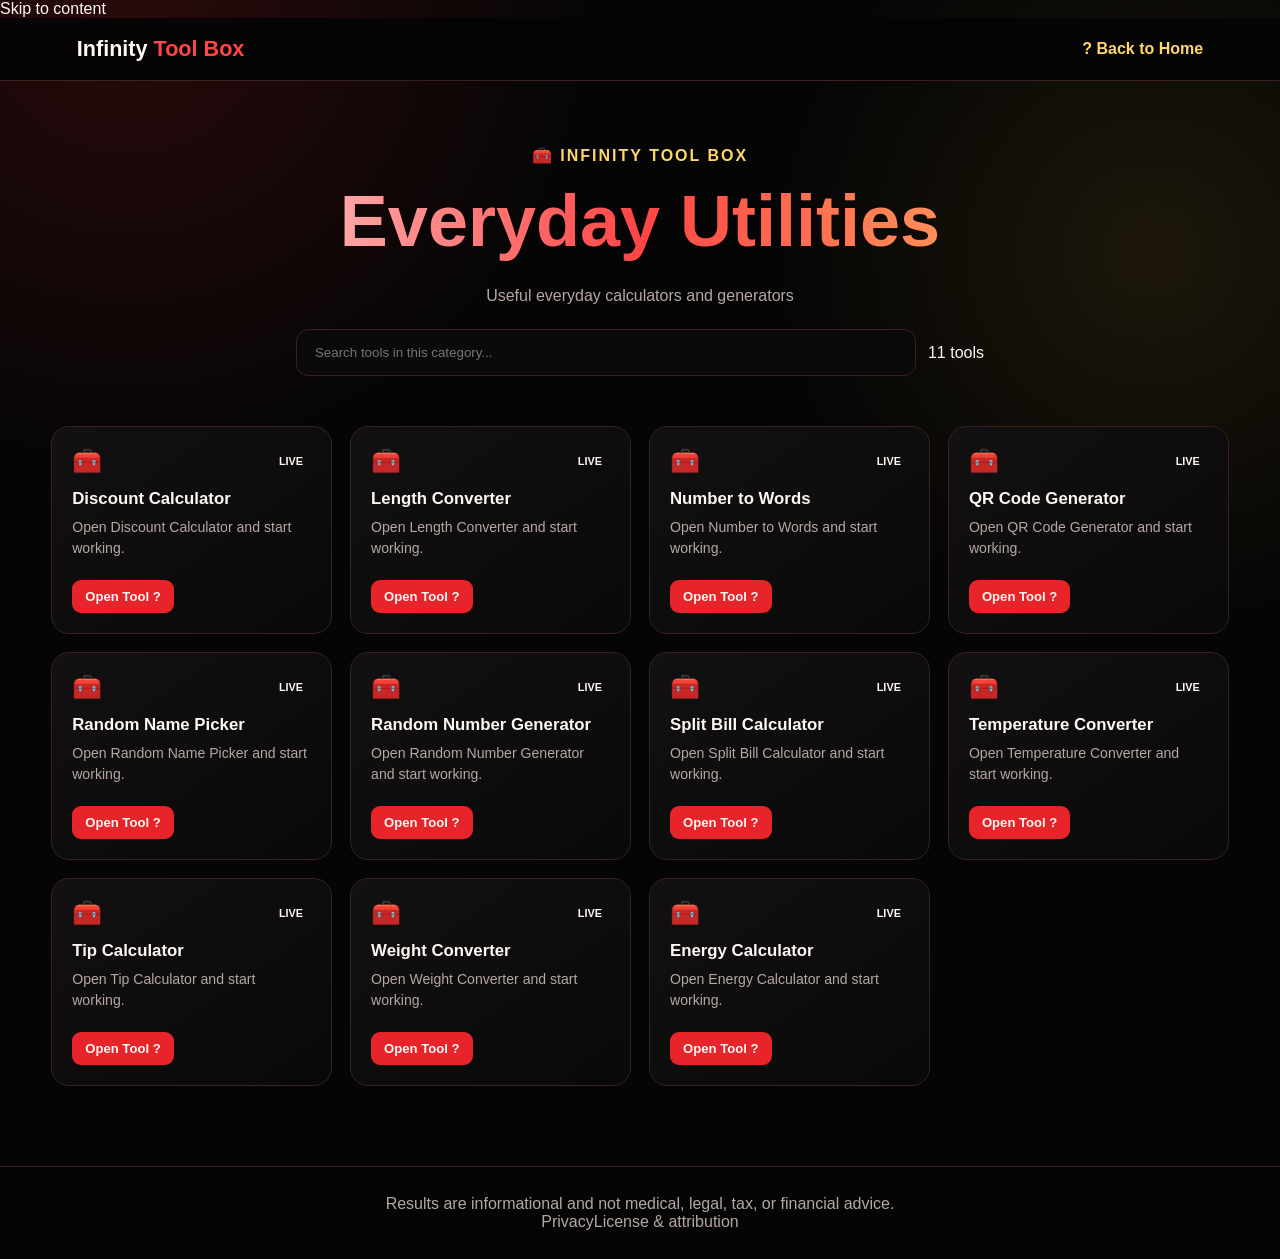
<file: categories/everyday-utilities/index.html>
<!doctype html><html lang="en"><head><meta charset="UTF-8"><meta name="viewport" content="width=device-width,initial-scale=1.0"><meta name="description" content="Everyday Utilities tools - Infinity Tool Box"><title>Everyday Utilities - Infinity Tool Box</title><link rel="stylesheet" href="style.css"></head><body data-category="everyday-utilities"><a class="skip-link" href="#main-content">Skip to content</a><header class="navbar"><a class="logo" href="../../index.html">Infinity <span>Tool Box</span></a><a class="back" href="../../index.html">? Back to Home</a></header><main id="main-content"><section class="hero"><div class="eyebrow">🧰 INFINITY TOOL BOX</div><h1 id="categoryName">Everyday Utilities</h1><p id="categoryDescription">Useful everyday calculators and generators</p><div class="search"><input id="search" type="search" placeholder="Search tools in this category..." aria-label="Search tools"><span id="count">0 tools</span></div></section><section id="toolGrid" class="grid"></section><div id="empty" class="empty" hidden>No matching tools found.</div></main><script src="../../js/catalogue.js"></script><script src="script.js"></script><footer class="site-footer"><span>Results are informational and not medical, legal, tax, or financial advice.</span><nav aria-label="Legal"><a href="../../privacy.html">Privacy</a><a href="../../license.html">License &amp; attribution</a></nav></footer></body></html>
</file>
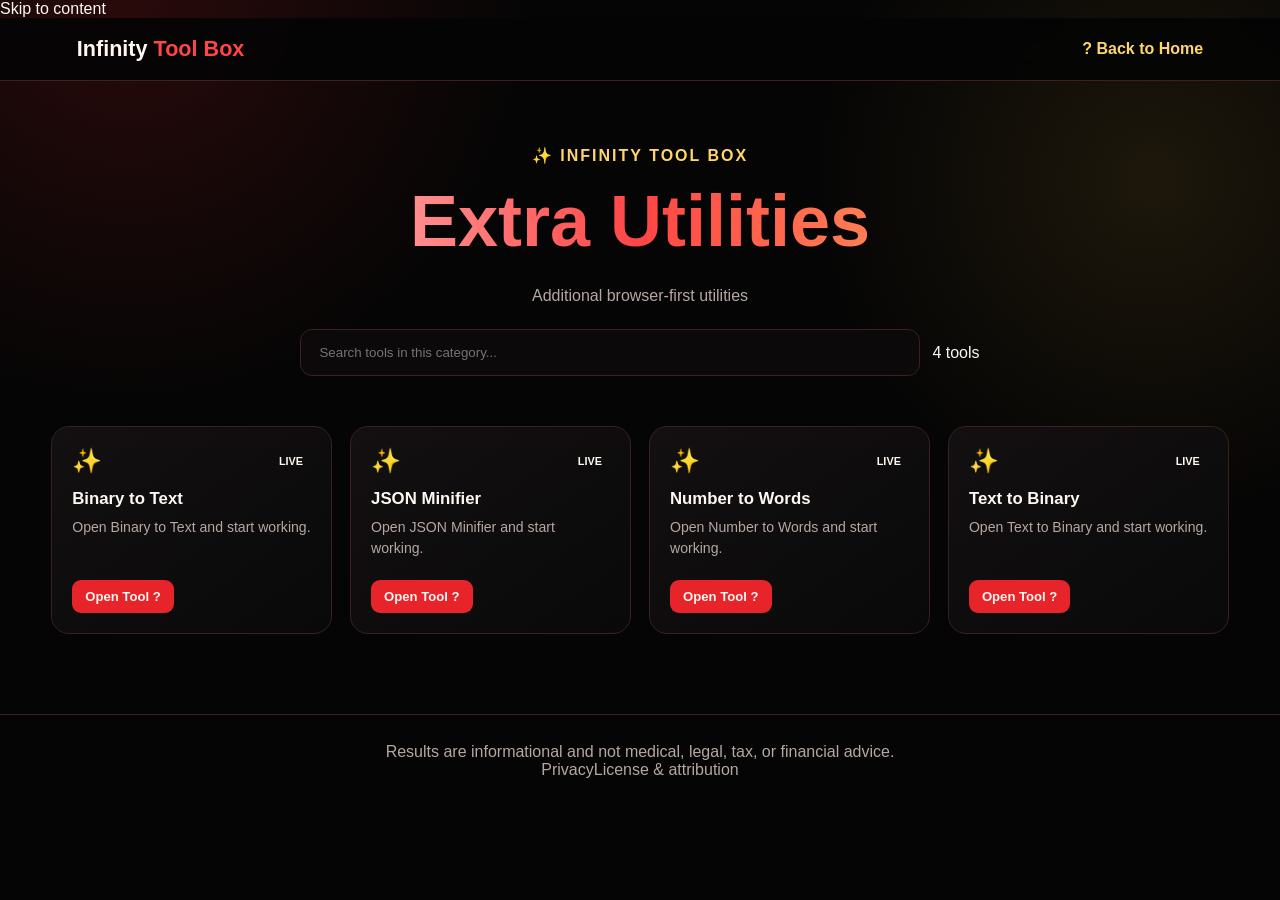
<file: categories/extra-utilities/index.html>
<!doctype html><html lang="en"><head><meta charset="UTF-8"><meta name="viewport" content="width=device-width,initial-scale=1.0"><meta name="description" content="Extra Utilities tools - Infinity Tool Box"><title>Extra Utilities - Infinity Tool Box</title><link rel="stylesheet" href="style.css"></head><body data-category="extra-utilities"><a class="skip-link" href="#main-content">Skip to content</a><header class="navbar"><a class="logo" href="../../index.html">Infinity <span>Tool Box</span></a><a class="back" href="../../index.html">? Back to Home</a></header><main id="main-content"><section class="hero"><div class="eyebrow">✨ INFINITY TOOL BOX</div><h1 id="categoryName">Extra Utilities</h1><p id="categoryDescription">Additional browser-first utilities</p><div class="search"><input id="search" type="search" placeholder="Search tools in this category..." aria-label="Search tools"><span id="count">0 tools</span></div></section><section id="toolGrid" class="grid"></section><div id="empty" class="empty" hidden>No matching tools found.</div></main><script src="../../js/catalogue.js"></script><script src="script.js"></script><footer class="site-footer"><span>Results are informational and not medical, legal, tax, or financial advice.</span><nav aria-label="Legal"><a href="../../privacy.html">Privacy</a><a href="../../license.html">License &amp; attribution</a></nav></footer></body></html>
</file>
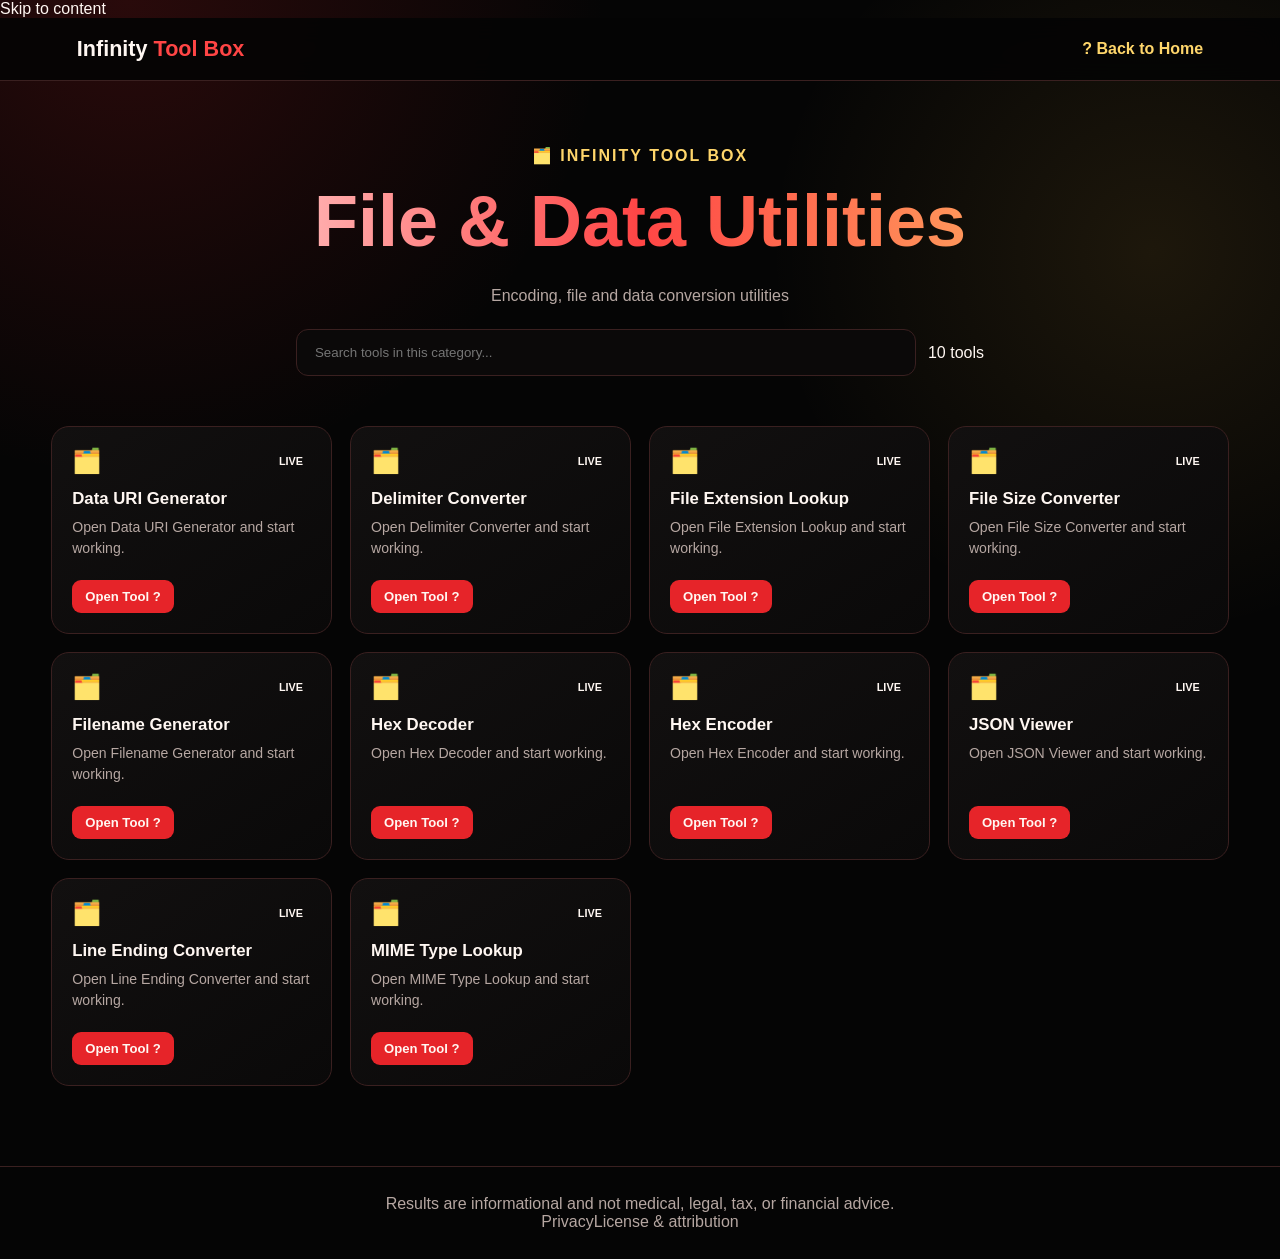
<file: categories/file-data-utilities/index.html>
<!doctype html><html lang="en"><head><meta charset="UTF-8"><meta name="viewport" content="width=device-width,initial-scale=1.0"><meta name="description" content="File & Data Utilities tools - Infinity Tool Box"><title>File & Data Utilities - Infinity Tool Box</title><link rel="stylesheet" href="style.css"></head><body data-category="file-data-utilities"><a class="skip-link" href="#main-content">Skip to content</a><header class="navbar"><a class="logo" href="../../index.html">Infinity <span>Tool Box</span></a><a class="back" href="../../index.html">? Back to Home</a></header><main id="main-content"><section class="hero"><div class="eyebrow">🗂️ INFINITY TOOL BOX</div><h1 id="categoryName">File & Data Utilities</h1><p id="categoryDescription">Encoding, file and data conversion utilities</p><div class="search"><input id="search" type="search" placeholder="Search tools in this category..." aria-label="Search tools"><span id="count">0 tools</span></div></section><section id="toolGrid" class="grid"></section><div id="empty" class="empty" hidden>No matching tools found.</div></main><script src="../../js/catalogue.js"></script><script src="script.js"></script><footer class="site-footer"><span>Results are informational and not medical, legal, tax, or financial advice.</span><nav aria-label="Legal"><a href="../../privacy.html">Privacy</a><a href="../../license.html">License &amp; attribution</a></nav></footer></body></html>
</file>
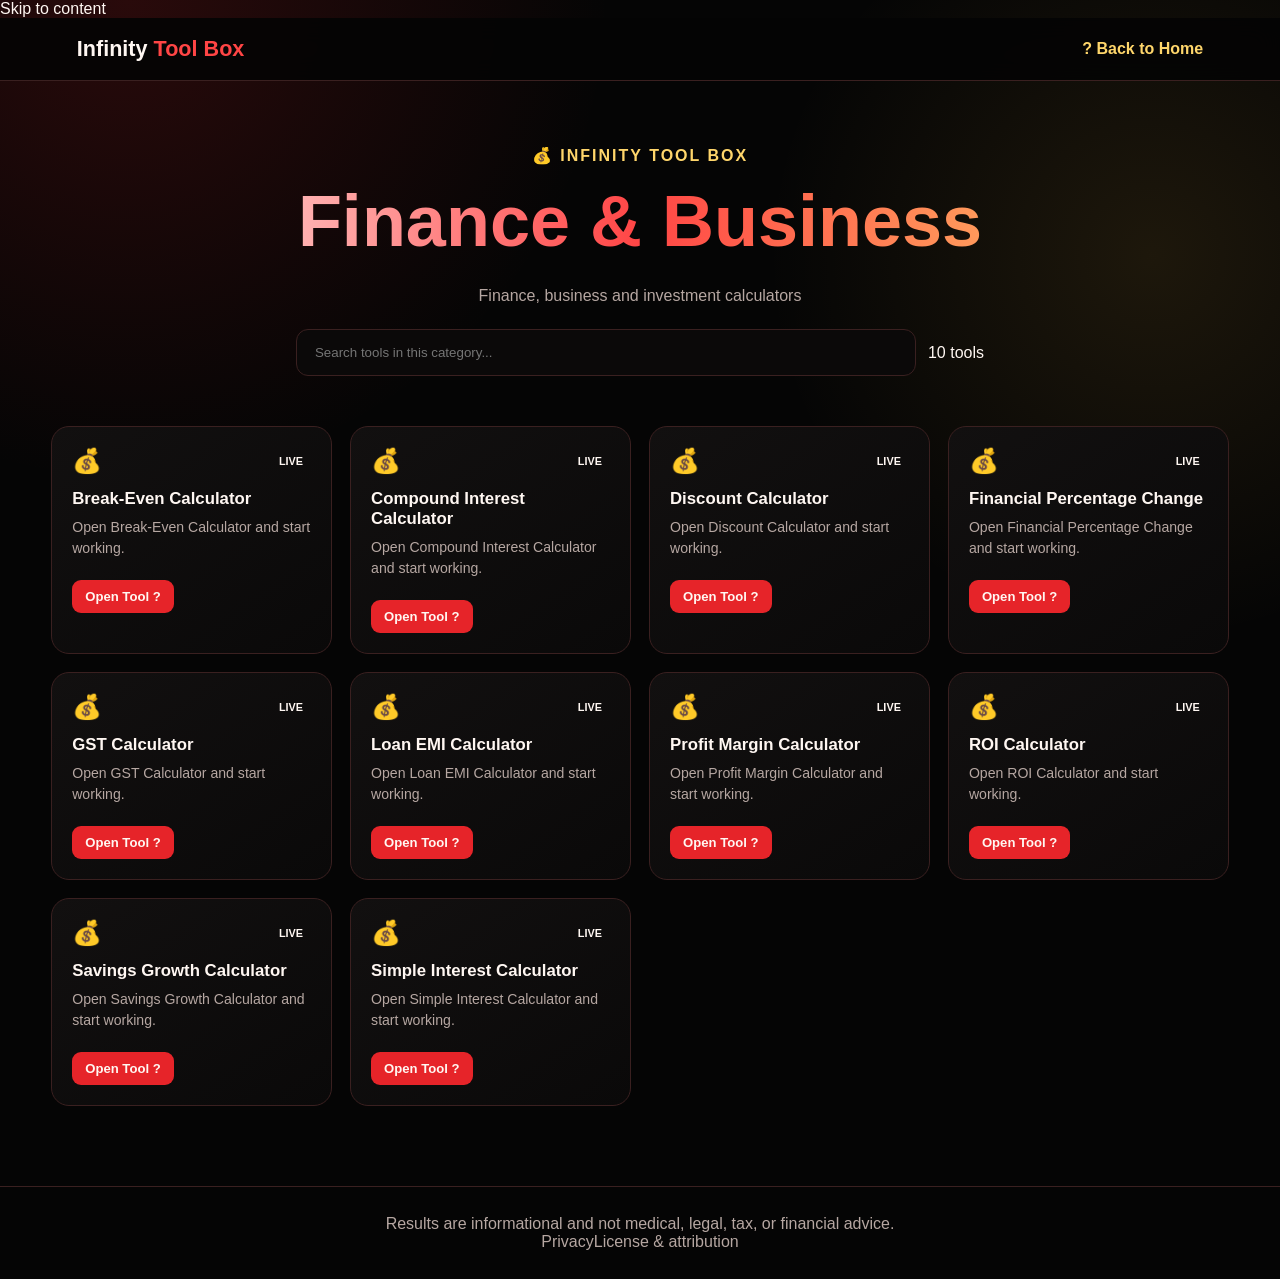
<file: categories/finance-business/index.html>
<!doctype html><html lang="en"><head><meta charset="UTF-8"><meta name="viewport" content="width=device-width,initial-scale=1.0"><meta name="description" content="Finance & Business tools - Infinity Tool Box"><title>Finance & Business - Infinity Tool Box</title><link rel="stylesheet" href="style.css"></head><body data-category="finance-business"><a class="skip-link" href="#main-content">Skip to content</a><header class="navbar"><a class="logo" href="../../index.html">Infinity <span>Tool Box</span></a><a class="back" href="../../index.html">? Back to Home</a></header><main id="main-content"><section class="hero"><div class="eyebrow">💰 INFINITY TOOL BOX</div><h1 id="categoryName">Finance & Business</h1><p id="categoryDescription">Finance, business and investment calculators</p><div class="search"><input id="search" type="search" placeholder="Search tools in this category..." aria-label="Search tools"><span id="count">0 tools</span></div></section><section id="toolGrid" class="grid"></section><div id="empty" class="empty" hidden>No matching tools found.</div></main><script src="../../js/catalogue.js"></script><script src="script.js"></script><footer class="site-footer"><span>Results are informational and not medical, legal, tax, or financial advice.</span><nav aria-label="Legal"><a href="../../privacy.html">Privacy</a><a href="../../license.html">License &amp; attribution</a></nav></footer></body></html>
</file>
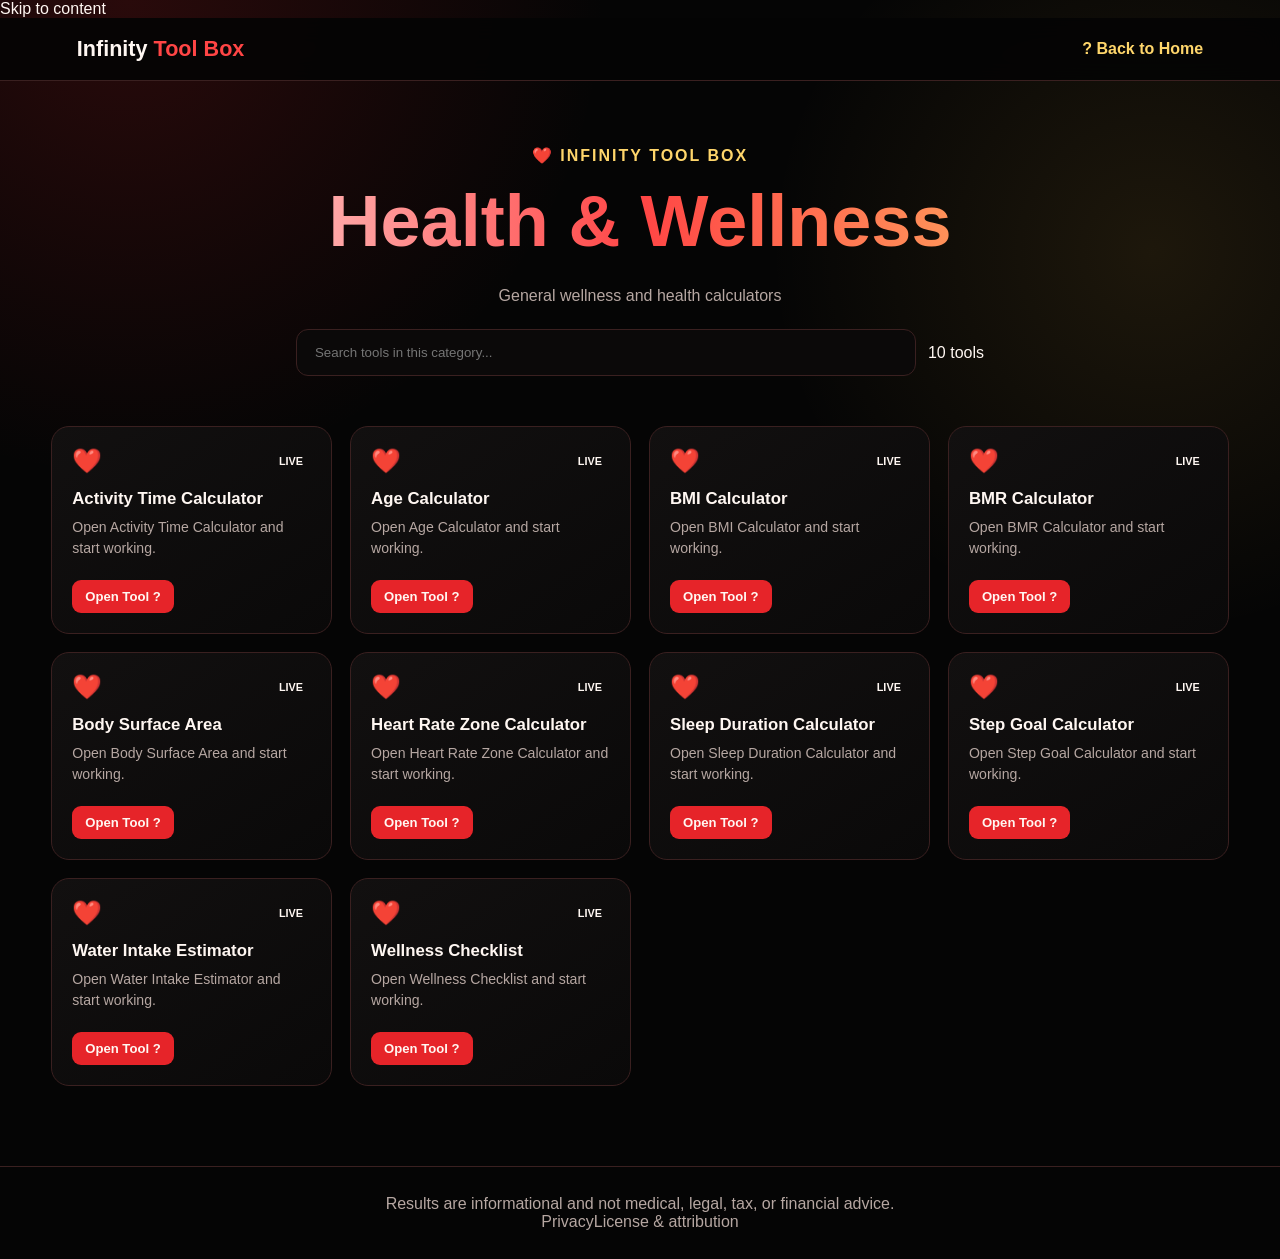
<file: categories/health-wellness/index.html>
<!doctype html><html lang="en"><head><meta charset="UTF-8"><meta name="viewport" content="width=device-width,initial-scale=1.0"><meta name="description" content="Health & Wellness tools - Infinity Tool Box"><title>Health & Wellness - Infinity Tool Box</title><link rel="stylesheet" href="style.css"></head><body data-category="health-wellness"><a class="skip-link" href="#main-content">Skip to content</a><header class="navbar"><a class="logo" href="../../index.html">Infinity <span>Tool Box</span></a><a class="back" href="../../index.html">? Back to Home</a></header><main id="main-content"><section class="hero"><div class="eyebrow">❤️ INFINITY TOOL BOX</div><h1 id="categoryName">Health & Wellness</h1><p id="categoryDescription">General wellness and health calculators</p><div class="search"><input id="search" type="search" placeholder="Search tools in this category..." aria-label="Search tools"><span id="count">0 tools</span></div></section><section id="toolGrid" class="grid"></section><div id="empty" class="empty" hidden>No matching tools found.</div></main><script src="../../js/catalogue.js"></script><script src="script.js"></script><footer class="site-footer"><span>Results are informational and not medical, legal, tax, or financial advice.</span><nav aria-label="Legal"><a href="../../privacy.html">Privacy</a><a href="../../license.html">License &amp; attribution</a></nav></footer></body></html>
</file>
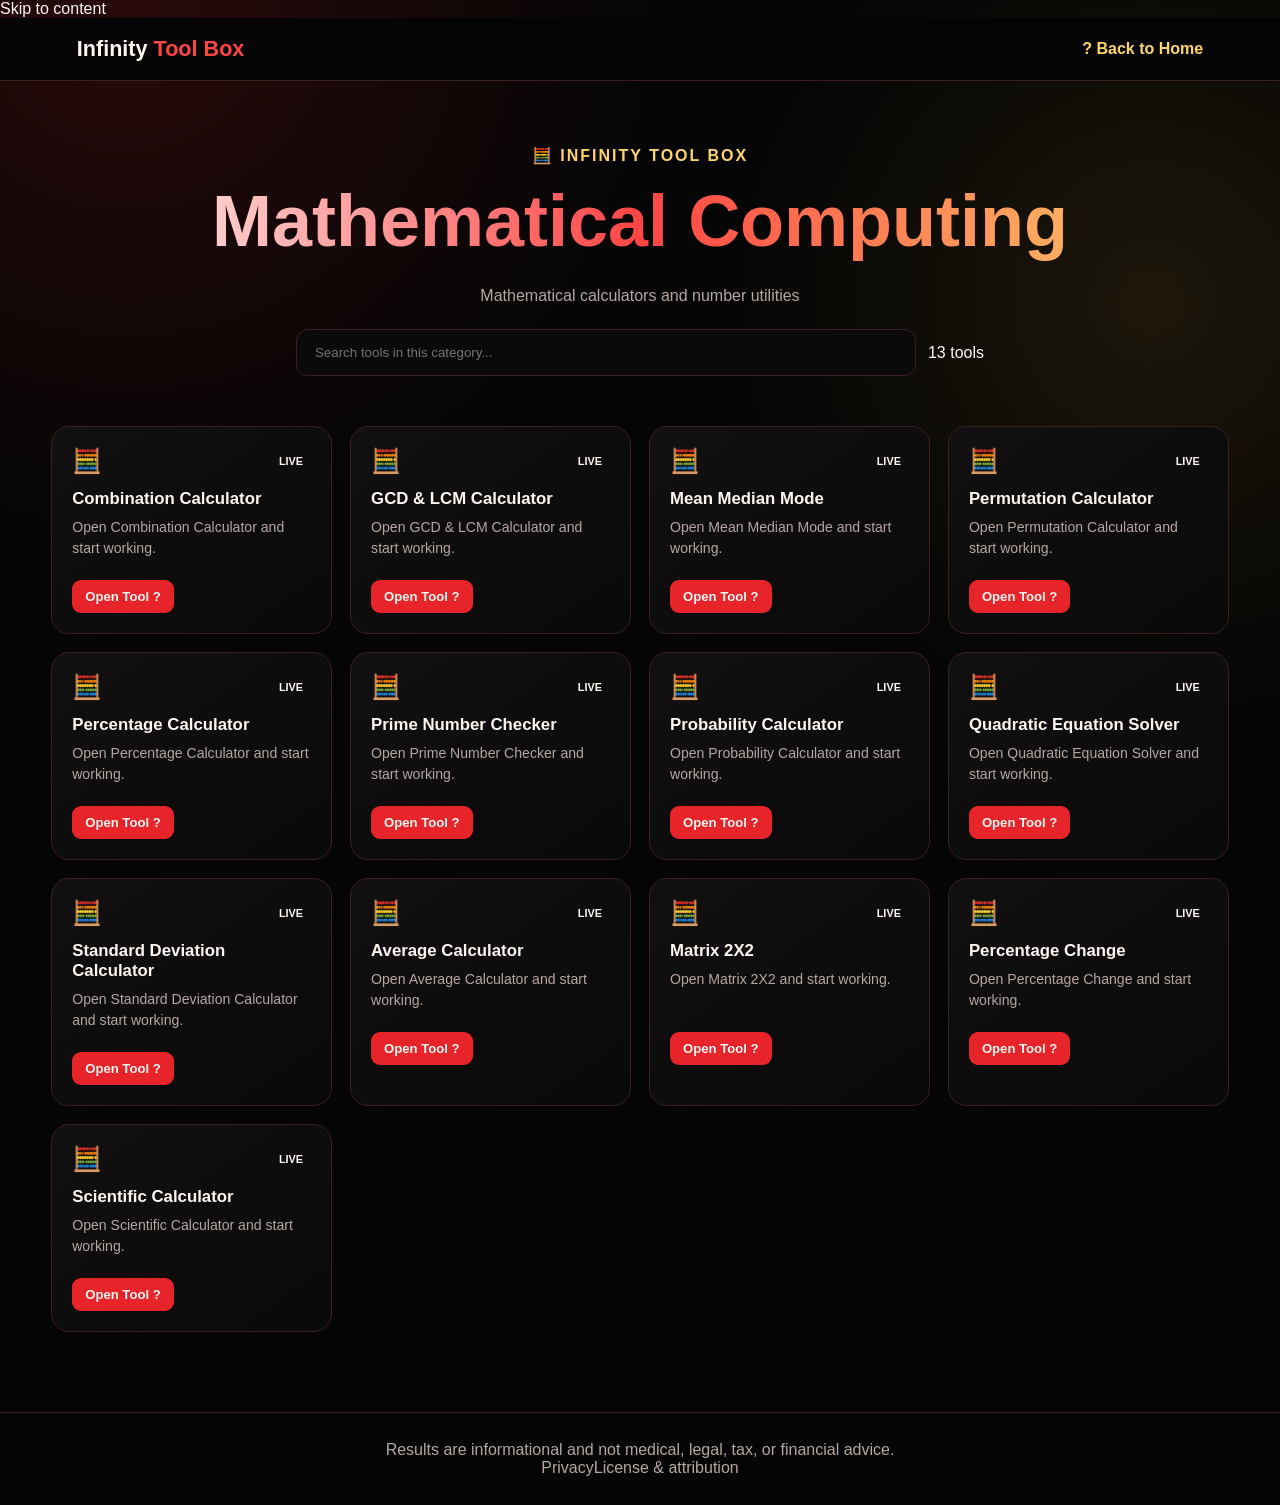
<file: categories/mathematical-computing/index.html>
<!doctype html><html lang="en"><head><meta charset="UTF-8"><meta name="viewport" content="width=device-width,initial-scale=1.0"><meta name="description" content="Mathematical Computing tools - Infinity Tool Box"><title>Mathematical Computing - Infinity Tool Box</title><link rel="stylesheet" href="style.css"></head><body data-category="mathematical-computing"><a class="skip-link" href="#main-content">Skip to content</a><header class="navbar"><a class="logo" href="../../index.html">Infinity <span>Tool Box</span></a><a class="back" href="../../index.html">? Back to Home</a></header><main id="main-content"><section class="hero"><div class="eyebrow">🧮 INFINITY TOOL BOX</div><h1 id="categoryName">Mathematical Computing</h1><p id="categoryDescription">Mathematical calculators and number utilities</p><div class="search"><input id="search" type="search" placeholder="Search tools in this category..." aria-label="Search tools"><span id="count">0 tools</span></div></section><section id="toolGrid" class="grid"></section><div id="empty" class="empty" hidden>No matching tools found.</div></main><script src="../../js/catalogue.js"></script><script src="script.js"></script><footer class="site-footer"><span>Results are informational and not medical, legal, tax, or financial advice.</span><nav aria-label="Legal"><a href="../../privacy.html">Privacy</a><a href="../../license.html">License &amp; attribution</a></nav></footer></body></html>
</file>
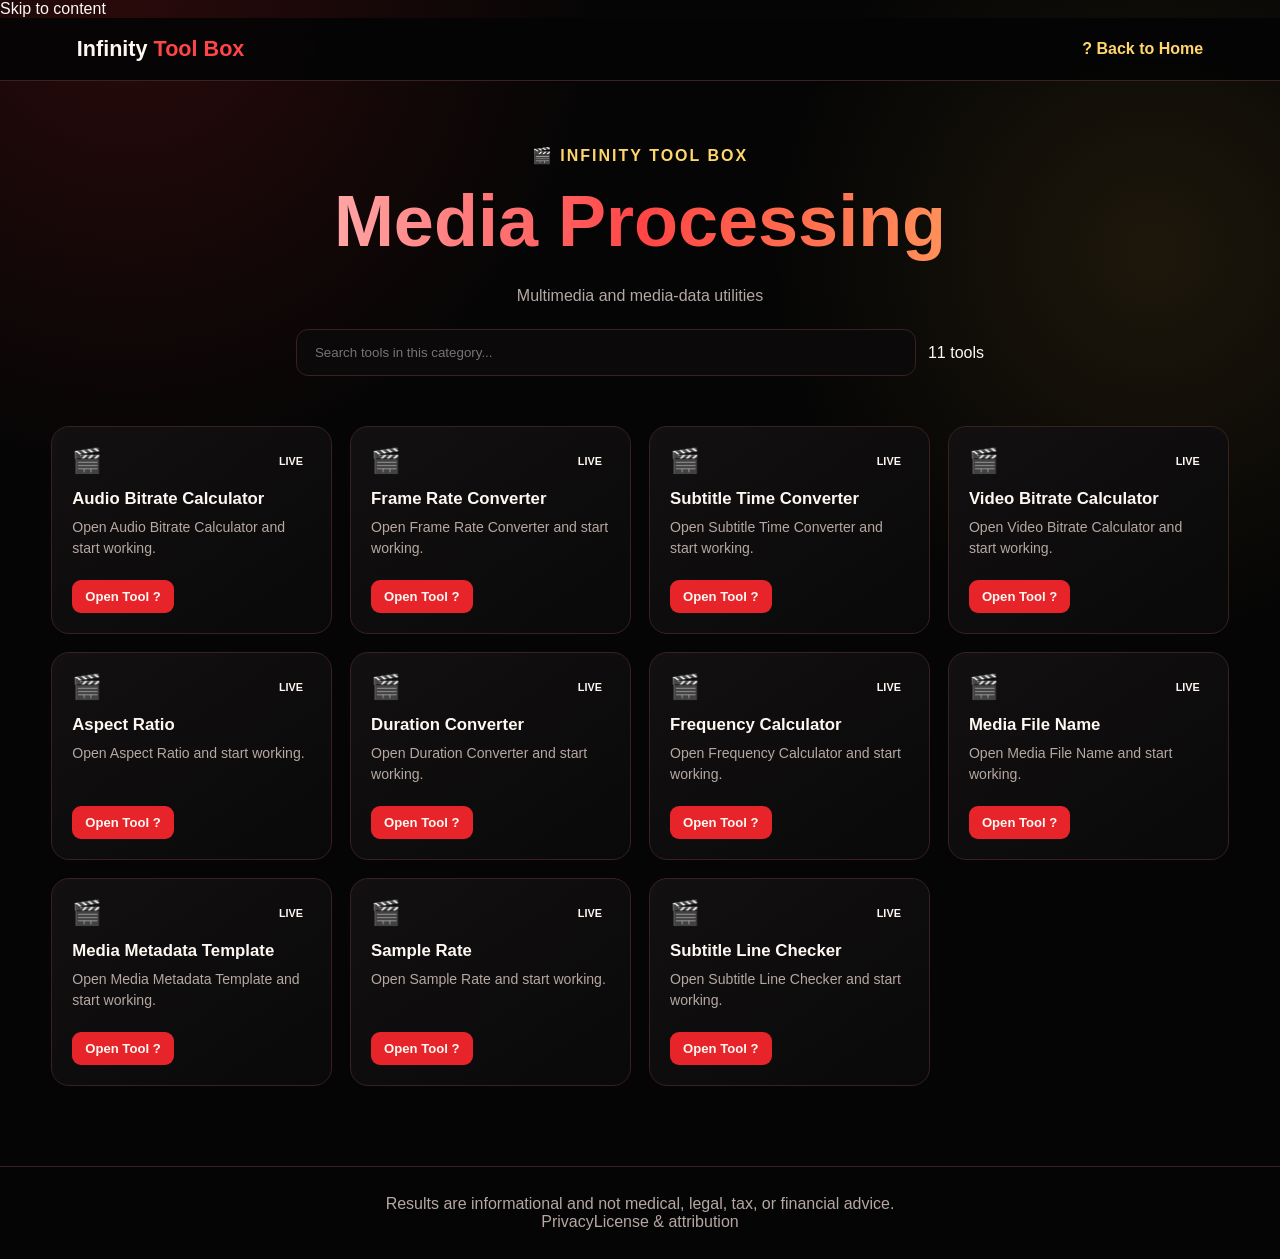
<file: categories/media-processing/index.html>
<!doctype html><html lang="en"><head><meta charset="UTF-8"><meta name="viewport" content="width=device-width,initial-scale=1.0"><meta name="description" content="Media Processing tools - Infinity Tool Box"><title>Media Processing - Infinity Tool Box</title><link rel="stylesheet" href="style.css"></head><body data-category="media-processing"><a class="skip-link" href="#main-content">Skip to content</a><header class="navbar"><a class="logo" href="../../index.html">Infinity <span>Tool Box</span></a><a class="back" href="../../index.html">? Back to Home</a></header><main id="main-content"><section class="hero"><div class="eyebrow">🎬 INFINITY TOOL BOX</div><h1 id="categoryName">Media Processing</h1><p id="categoryDescription">Multimedia and media-data utilities</p><div class="search"><input id="search" type="search" placeholder="Search tools in this category..." aria-label="Search tools"><span id="count">0 tools</span></div></section><section id="toolGrid" class="grid"></section><div id="empty" class="empty" hidden>No matching tools found.</div></main><script src="../../js/catalogue.js"></script><script src="script.js"></script><footer class="site-footer"><span>Results are informational and not medical, legal, tax, or financial advice.</span><nav aria-label="Legal"><a href="../../privacy.html">Privacy</a><a href="../../license.html">License &amp; attribution</a></nav></footer></body></html>
</file>
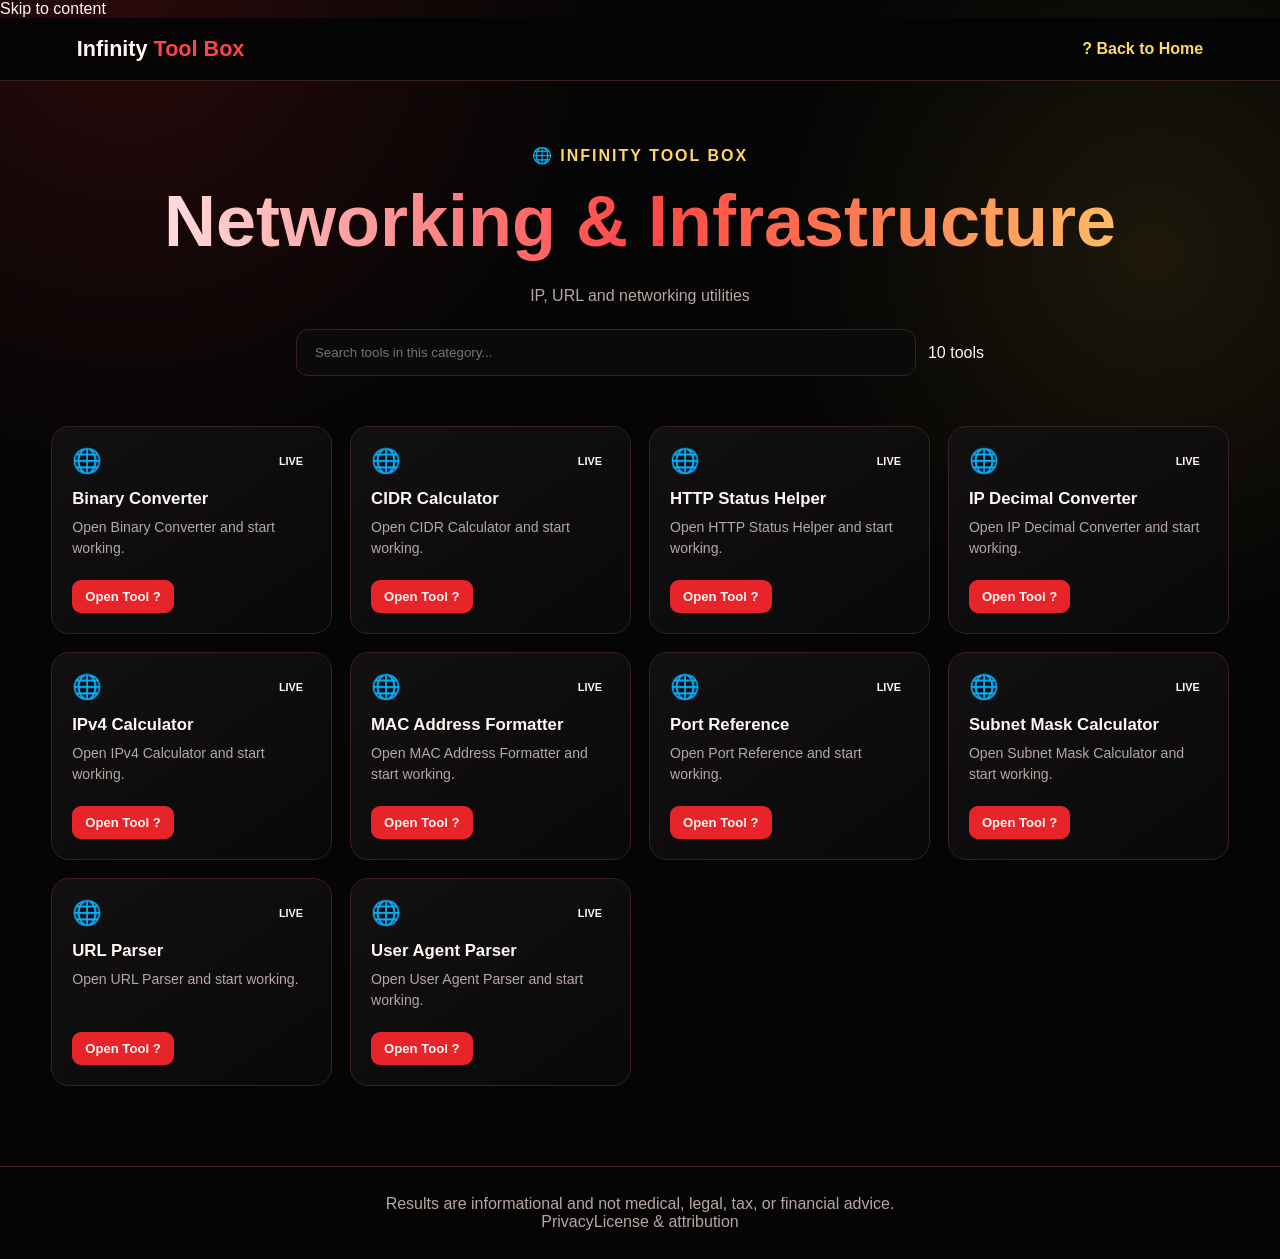
<file: categories/networking-infrastructure/index.html>
<!doctype html><html lang="en"><head><meta charset="UTF-8"><meta name="viewport" content="width=device-width,initial-scale=1.0"><meta name="description" content="Networking & Infrastructure tools - Infinity Tool Box"><title>Networking & Infrastructure - Infinity Tool Box</title><link rel="stylesheet" href="style.css"></head><body data-category="networking-infrastructure"><a class="skip-link" href="#main-content">Skip to content</a><header class="navbar"><a class="logo" href="../../index.html">Infinity <span>Tool Box</span></a><a class="back" href="../../index.html">? Back to Home</a></header><main id="main-content"><section class="hero"><div class="eyebrow">🌐 INFINITY TOOL BOX</div><h1 id="categoryName">Networking & Infrastructure</h1><p id="categoryDescription">IP, URL and networking utilities</p><div class="search"><input id="search" type="search" placeholder="Search tools in this category..." aria-label="Search tools"><span id="count">0 tools</span></div></section><section id="toolGrid" class="grid"></section><div id="empty" class="empty" hidden>No matching tools found.</div></main><script src="../../js/catalogue.js"></script><script src="script.js"></script><footer class="site-footer"><span>Results are informational and not medical, legal, tax, or financial advice.</span><nav aria-label="Legal"><a href="../../privacy.html">Privacy</a><a href="../../license.html">License &amp; attribution</a></nav></footer></body></html>
</file>
<file: css/style.css>
/* =====================================================
   ROOT VARIABLES
===================================================== */

:root {

    --bg:
        #07070b;

    --surface:
        #101017;

    --surface-2:
        #15151d;

    --text:
        #f7f7fb;

    --muted:
        #8d8d99;

    --soft:
        #c4c4ce;

    --border:
        rgba(255,255,255,.09);

    --red:
        #ff4655;

    --orange:
        #ff8a3d;

    --gold:
        #ffd166;

    --purple:
        #9b6cff;

    --cyan:
        #35d6ff;

    --green:
        #55df9a;

    --shadow:
        0 25px 70px rgba(0,0,0,.35);

}


/* =====================================================
   RESET
===================================================== */

* {

    margin: 0;

    padding: 0;

    box-sizing: border-box;

}


html {

    scroll-behavior: smooth;

}


body {

    background:
        var(--bg);

    color:
        var(--text);

    font-family:
        Inter,
        Arial,
        sans-serif;

    overflow-x: hidden;

}


a {

    color: inherit;

    text-decoration: none;

}

.skip-link {
    position: fixed;
    left: 1rem;
    top: -4rem;
    z-index: 20;
    padding: .7rem 1rem;
    border-radius: .5rem;
    background: var(--cyan);
    color: #071018;
    font-weight: 800;
}

.skip-link:focus {
    top: 1rem;
}

:focus-visible {
    outline: 3px solid var(--cyan);
    outline-offset: 3px;
}

.site-footer,
.legal-page {
    width: min(1100px, 92%);
    margin: 2rem auto;
}

.site-footer {
    display: flex;
    justify-content: space-between;
    gap: 1rem;
    flex-wrap: wrap;
    padding: 1.5rem 0;
    border-top: 1px solid var(--border);
    color: var(--muted);
}

.site-footer nav {
    display: flex;
    gap: 1rem;
}

.site-footer a,
.legal-page a {
    color: var(--cyan);
    text-decoration: underline;
}

.legal-page {
    max-width: 780px;
    padding: 3rem 0;
}

.legal-page h1,
.legal-page h2 {
    margin: 1.5rem 0 .75rem;
}

.legal-page p {
    color: var(--soft);
    line-height: 1.7;
    margin: .75rem 0;
}

.disclaimer {
    padding: 1rem;
    border-left: 4px solid var(--gold);
    background: rgba(255, 209, 102, .08);
}

@media (prefers-reduced-motion: reduce) {
    *,
    *::before,
    *::after {
        scroll-behavior: auto !important;
        animation-duration: .01ms !important;
        transition-duration: .01ms !important;
    }
}


button,
input {

    font: inherit;

}


/* =====================================================
   BACKGROUND
===================================================== */

.bg {

    position: fixed;

    inset: 0;

    z-index: -1;

    overflow: hidden;

    background:
        radial-gradient(
            circle at 15% 0%,
            rgba(255,70,85,.12),
            transparent 30%
        ),

        radial-gradient(
            circle at 85% 25%,
            rgba(155,108,255,.12),
            transparent 30%
        );

}


.bg i {

    position: absolute;

    border-radius: 50%;

    filter: blur(90px);

    opacity: .12;

    animation:
        float 12s ease-in-out infinite;

}


.bg i:nth-child(1) {

    width: 380px;

    height: 380px;

    background:
        #ff4655;

    left: -180px;

    top: 20%;

}


.bg i:nth-child(2) {

    width: 400px;

    height: 400px;

    background:
        #7c5cff;

    right: -180px;

    top: 45%;

    animation-delay:
        -4s;

}


.bg i:nth-child(3) {

    width: 300px;

    height: 300px;

    background:
        #35d6ff;

    left: 45%;

    bottom: -200px;

    animation-delay:
        -8s;

}


@keyframes float {

    50% {

        transform:
            translateY(-45px)
            scale(1.08);

    }

}


/* =====================================================
   NAVBAR
===================================================== */

.navbar {

    height: 76px;

    position: sticky;

    top: 0;

    z-index: 100;

    display: flex;

    align-items: center;

    padding:
        0 5%;

    border-bottom:
        1px solid var(--border);

    background:
        rgba(7,7,11,.76);

    backdrop-filter:
        blur(20px);

}


/* LOGO */

.logo {

    display: flex;

    align-items: center;

    gap: 8px;

    font-family:
        "Space Grotesk",
        sans-serif;

    font-size: 18px;

}


.logo span {

    width: 38px;

    height: 38px;

    display: grid;

    place-items: center;

    border-radius: 12px;

    background:
        linear-gradient(
            135deg,
            var(--red),
            var(--orange)
        );

    box-shadow:
        0 0 25px
        rgba(255,70,85,.25);

}


.logo small {

    font-size: 9px;

    color:
        var(--muted);

    align-self:
        flex-end;

    margin:
        0 0 5px -5px;

}


/* NAVIGATION */

nav {

    display: flex;

    gap: 28px;

    margin:
        auto;

    color:
        var(--muted);

    font-size: 12px;

}


nav a {

    transition:
        .25s;

}


nav a:hover {

    color:
        white;

}


/* NAV BUTTONS */

.nav-actions {

    display: flex;

    gap: 8px;

}


.icon-btn,
.menu-btn {

    border:
        1px solid var(--border);

    background:
        rgba(255,255,255,.04);

    color:
        var(--soft);

    border-radius:
        10px;

    padding:
        9px 12px;

    cursor:
        pointer;

    transition:
        .25s;

}


.icon-btn:hover,
.menu-btn:hover {

    background:
        rgba(255,255,255,.08);

    color:
        white;

}


.menu-btn {

    display:
        none;

}


/* =====================================================
   HERO
===================================================== */

.hero {

    min-height:
        620px;

    padding:
        120px 20px 80px;

    text-align:
        center;

    display:
        flex;

    flex-direction:
        column;

    align-items:
        center;

}


.hero-badge {

    color:
        #ff8d96;

    font-weight:
        800;

    letter-spacing:
        2px;

    font-size:
        10px;

}


.hero h1 {

    font-family:
        "Space Grotesk",
        sans-serif;

    font-size:
        clamp(50px,8vw,100px);

    line-height:
        .95;

    letter-spacing:
        -5px;

    margin:
        25px 0;

}


.hero h1 span {

    background:
        linear-gradient(
            90deg,
            #ff4655,
            #ffb13d,
            #9b6cff,
            #35d6ff
        );

    -webkit-background-clip:
        text;

    background-clip:
        text;

    color:
        transparent;

}


.hero > p {

    max-width:
        650px;

    color:
        var(--muted);

    line-height:
        1.7;

    font-size:
        14px;

}


/* =====================================================
   HERO SEARCH
===================================================== */

.hero-search {

    width:
        min(760px,94%);

    min-height:
        62px;

    margin:
        35px 0 30px;

    padding:
        6px 7px 6px 18px;

    display:
        flex;

    align-items:
        center;

    gap:
        12px;

    border:
        1px solid var(--border);

    border-radius:
        18px;

    background:
        rgba(255,255,255,.045);

    box-shadow:
        var(--shadow);

}


.hero-search > span {

    font-size:
        23px;

    color:
        var(--muted);

}


.hero-search input {

    flex:
        1;

    min-width:
        0;

    border:
        0;

    outline:
        0;

    background:
        transparent;

    color:
        white;

    font-size:
        13px;

}


.hero-search input::placeholder {

    color:
        #696973;

}


.hero-search button {

    border:
        0;

    border-radius:
        13px;

    padding:
        13px 20px;

    background:
        linear-gradient(
            135deg,
            var(--red),
            #ff8a3d
        );

    color:
        white;

    font-weight:
        800;

    cursor:
        pointer;

    transition:
        .25s;

}


.hero-search button:hover {

    transform:
        translateY(-2px);

    box-shadow:
        0 10px 25px
        rgba(255,70,85,.25);

}


/* =====================================================
   STATS
===================================================== */

.stats {

    display:
        flex;

    gap:
        55px;

}


.stats div {

    display:
        flex;

    flex-direction:
        column;

}


.stats b {

    font-family:
        "Space Grotesk",
        sans-serif;

    font-size:
        27px;

}


.stats span {

    font-size:
        9px;

    color:
        var(--muted);

    letter-spacing:
        1.5px;

    margin-top:
        4px;

}


/* =====================================================
   SECTION
===================================================== */

.section {

    width:
        min(1200px,92%);

    margin:
        auto;

    padding:
        75px 0;

}


.section-top {

    display:
        flex;

    justify-content:
        space-between;

    align-items:
        flex-end;

    margin-bottom:
        25px;

}


.eyebrow {

    color:
        #ff8d96;

    font-weight:
        800;

    letter-spacing:
        2px;

    font-size:
        10px;

}


.section-top h2,
.about h2 {

    font-family:
        "Space Grotesk",
        sans-serif;

    font-size:
        clamp(30px,4vw,45px);

    margin-top:
        8px;

}


.section-top p,
.about > p {

    color:
        var(--muted);

    font-size:
        12px;

    margin-top:
        8px;

}


/* =====================================================
   RESULT COUNT
===================================================== */

.result-pill {

    border:
        1px solid var(--border);

    padding:
        9px 13px;

    border-radius:
        20px;

    color:
        var(--muted);

    font-size:
        11px;

}


.result-pill b {

    color:
        white;

}


/* =====================================================
   CATEGORY GRID
===================================================== */

.category-grid {

    display:
        grid;

    grid-template-columns:
        repeat(4,1fr);

    gap:
        14px;

}


.category-card {

    min-height:
        155px;

    text-align:
        left;

    display:
        flex;

    align-items:
        flex-start;

    gap:
        14px;

    position:
        relative;

    padding:
        20px;

    border:
        1px solid var(--border);

    border-radius:
        20px;

    background:
        linear-gradient(
            145deg,
            rgba(255,255,255,.055),
            rgba(255,255,255,.018)
        );

    color:
        white;

    cursor:
        pointer;

    transition:
        .3s;

}


.category-card:hover {

    transform:
        translateY(-7px);

    border-color:
        rgba(255,255,255,.22);

    box-shadow:
        0 18px 45px
        rgba(0,0,0,.25);

}


.category-icon {

    width:
        46px;

    height:
        46px;

    display:
        grid;

    place-items:
        center;

    flex:
        none;

    border-radius:
        14px;

    background:
        rgba(255,255,255,.07);

    font-size:
        22px;

}


.category-info {

    display:
        flex;

    flex-direction:
        column;

    padding-right:
        15px;

}


.category-info strong {

    font-family:
        "Space Grotesk",
        sans-serif;

    font-size:
        14px;

}


.category-info small {

    color:
        var(--muted);

    font-size:
        10px;

    line-height:
        1.5;

    margin-top:
        6px;

}


.category-info em {

    font-style:
        normal;

    color:
        #ff8d96;

    font-size:
        9px;

    font-weight:
        700;

    margin-top:
        auto;

    padding-top:
        13px;

}


.arrow {

    position:
        absolute;

    right:
        15px;

    bottom:
        15px;

    color:
        #777;

}


/* =====================================================
   EXISTING TOOLS
===================================================== */

.existing {

    margin:
        0 0 45px;

    padding:
        20px;

    border:
        1px solid
        rgba(255,70,85,.18);

    border-radius:
        20px;

    background:
        rgba(255,70,85,.035);

}


.existing-grid {

    display:
        grid;

    grid-template-columns:
        repeat(4,1fr);

    gap:
        12px;

    margin-top:
        13px;

}


.existing-grid a {

    display:
        grid;

    grid-template-columns:
        32px 1fr;

    column-gap:
        10px;

    align-items:
        center;

    padding:
        15px;

    border-radius:
        14px;

    background:
        rgba(255,255,255,.04);

    border:
        1px solid var(--border);

    font-size:
        18px;

    transition:
        .25s;

}


.existing-grid a:hover {

    transform:
        translateY(-3px);

    border-color:
        rgba(255,255,255,.2);

}


.existing-grid b {

    font-size:
        12px;

}


.existing-grid small {

    grid-column:
        2;

    color:
        var(--muted);

    font-size:
        9px;

    margin-top:
        3px;

}


/* =====================================================
   CATEGORY SECTIONS
===================================================== */

.category-section {

    scroll-margin-top:
        95px;

    margin:
        0 0 65px;

}


.category-heading {

    display:
        flex;

    justify-content:
        space-between;

    align-items:
        flex-end;

    margin-bottom:
        18px;

    padding-bottom:
        14px;

    border-bottom:
        1px solid var(--border);

}


.category-heading h2 {

    font-family:
        "Space Grotesk",
        sans-serif;

    font-size:
        27px;

    margin-top:
        5px;

}


.category-heading p {

    color:
        var(--muted);

    font-size:
        11px;

    margin-top:
        5px;

}


.category-count {

    color:
        #ff8d96;

    font-size:
        10px;

    font-weight:
        700;

}


/* =====================================================
   TOOL GRID
===================================================== */

.tool-grid {

    display:
        grid;

    grid-template-columns:
        repeat(4,1fr);

    gap:
        12px;

}


/* =====================================================
   TOOL CARD
===================================================== */

.tool-card {

    min-height:
        135px;

    position:
        relative;

    padding:
        17px;

    display:
        flex;

    gap:
        12px;

    align-items:
        flex-start;

    border:
        1px solid var(--border);

    border-radius:
        17px;

    background:
        rgba(255,255,255,.035);

    transition:
        .28s;

}


.tool-card:hover {

    transform:
        translateY(-5px);

    background:
        rgba(255,255,255,.065);

    border-color:
        rgba(255,255,255,.2);

}


.tool-icon {

    width:
        38px;

    height:
        38px;

    display:
        grid;

    place-items:
        center;

    flex:
        none;

    border-radius:
        11px;

    background:
        rgba(255,255,255,.06);

    font-size:
        16px;

}


.tool-copy {

    display:
        flex;

    flex-direction:
        column;

    padding-right:
        16px;

}


.tool-copy strong {

    font-family:
        "Space Grotesk",
        sans-serif;

    font-size:
        12px;

}


.tool-copy small {

    color:
        var(--muted);

    font-size:
        9px;

    line-height:
        1.55;

    margin-top:
        5px;

}


.tool-arrow {

    position:
        absolute;

    right:
        12px;

    bottom:
        10px;

    color:
        #666;

    font-size:
        12px;

}


.tool-card:hover
.tool-arrow {

    color:
        white;

}


/* =====================================================
   HIDDEN SEARCH RESULTS
===================================================== */

.category-section[hidden],
.tool-card[hidden] {

    display:
        none !important;

}


/* =====================================================
   ABOUT
===================================================== */

.about {

    padding-bottom:
        100px;

}


.about > p {

    max-width:
        720px;

    line-height:
        1.8;

}


.about-grid {

    display:
        grid;

    grid-template-columns:
        repeat(3,1fr);

    gap:
        15px;

    margin-top:
        28px;

}


.about-grid div {

    padding:
        24px;

    border:
        1px solid var(--border);

    border-radius:
        18px;

    background:
        rgba(255,255,255,.035);

    display:
        flex;

    flex-direction:
        column;

    gap:
        8px;

    font-size:
        24px;

}


.about-grid b {

    font-size:
        13px;

}


.about-grid small {

    color:
        var(--muted);

    font-size:
        10px;

    line-height:
        1.6;

}


/* =====================================================
   FOOTER
===================================================== */

footer {

    padding:
        35px 20px;

    border-top:
        1px solid var(--border);

    text-align:
        center;

    color:
        var(--muted);

    font-size:
        10px;

}


footer b {

    display:
        block;

    color:
        white;

    font-family:
        "Space Grotesk",
        sans-serif;

    font-size:
        14px;

    margin-bottom:
        6px;

}


/* =====================================================
   LIGHT MODE
===================================================== */

body.light {

    --bg:
        #f4f5f8;

    --surface:
        #ffffff;

    --surface-2:
        #ffffff;

    --text:
        #16161d;

    --muted:
        #62636e;

    --soft:
        #34353d;

    --border:
        rgba(0,0,0,.1);

}


body.light .navbar {

    background:
        rgba(244,245,248,.82);

}


body.light
.hero-search input {

    color:
        #111;

}


body.light
.category-card,
body.light
.tool-card,
body.light
.existing-grid a,
body.light
.about-grid div {

    background:
        rgba(255,255,255,.75);

}


body.light
.tool-card:hover,
body.light
.category-card:hover {

    background:
        white;

}


body.light
.result-pill b {

    color:
        #111;

}


/* =====================================================
   TABLET
===================================================== */

@media(max-width:1000px) {

    .category-grid {

        grid-template-columns:
            repeat(3,1fr);

    }


    .tool-grid {

        grid-template-columns:
            repeat(3,1fr);

    }


    .existing-grid {

        grid-template-columns:
            repeat(2,1fr);

    }

}


/* =====================================================
   MOBILE
===================================================== */

@media(max-width:760px) {

    nav {

        display:
            none;

    }


    .menu-btn {

        display:
            block;

    }


    nav.open {

        display:
            flex;

        position:
            absolute;

        top:
            76px;

        left:
            0;

        right:
            0;

        flex-direction:
            column;

        gap:
            0;

        padding:
            12px 20px;

        background:
            var(--bg);

        border-bottom:
            1px solid var(--border);

    }


    nav.open a {

        padding:
            13px 0;

    }


    .hero {

        padding-top:
            85px;

    }


    .stats {

        gap:
            25px;

    }


    .category-grid {

        grid-template-columns:
            repeat(2,1fr);

    }


    .tool-grid {

        grid-template-columns:
            repeat(2,1fr);

    }

}


/* =====================================================
   SMALL MOBILE
===================================================== */

@media(max-width:520px) {

    .navbar {

        padding:
            0 16px;

    }


    .logo b {

        font-size:
            15px;

    }


    .logo small {

        display:
            none;

    }


    .icon-btn {

        font-size:
            0;

        padding:
            9px;

    }


    .hero {

        min-height:
            570px;

        padding:
            70px 15px;

    }


    .hero h1 {

        font-size:
            52px;

        letter-spacing:
            -3px;

    }


    .hero-search {

        height:
            auto;

        flex-wrap:
            wrap;

        padding:
            10px;

    }


    .hero-search input {

        min-width:
            150px;

    }


    .hero-search button {

        width:
            100%;

    }


    .stats {

        gap:
            18px;

    }


    .stats b {

        font-size:
            21px;

    }


    .stats span {

        font-size:
            8px;

    }


    .section {

        width:
            94%;

        padding:
            55px 0;

    }


    .category-grid,
    .tool-grid,
    .existing-grid,
    .about-grid {

        grid-template-columns:
            1fr;

    }


    .category-heading {

        align-items:
            flex-start;

    }


    .category-count {

        margin-top:
            10px;

    }


    .section-top {

        align-items:
            flex-start;

        gap:
            15px;

    }


    .result-pill {

        display:
            none;

    }

}
</file>
<file: css/agent-selector.css>
/* Front-page workspace chooser */
.agent-picker {
    position: relative;
    padding-top: 35px;
    padding-bottom: 45px;
}

.agent-picker::before {
    content: "";
    position: absolute;
    inset: 0 -8vw;
    z-index: -1;
    border-top: 1px solid rgba(53, 214, 255, .12);
    border-bottom: 1px solid rgba(155, 108, 255, .12);
    background: linear-gradient(110deg, rgba(53, 214, 255, .045), rgba(155, 108, 255, .035));
    pointer-events: none;
}

.agent-grid {
    display: grid;
    grid-template-columns: repeat(2, minmax(0, 1fr));
    gap: 16px;
}

.agent-card {
    position: relative;
    display: flex;
    align-items: flex-start;
    gap: 16px;
    min-height: 150px;
    padding: 22px;
    overflow: hidden;
    border: 1px solid var(--border);
    border-radius: 20px;
    background: linear-gradient(145deg, rgba(255,255,255,.07), rgba(255,255,255,.018));
    transition: transform .28s ease, border-color .28s ease, box-shadow .28s ease;
}

.agent-card::after {
    content: "";
    position: absolute;
    width: 150px;
    height: 150px;
    right: -70px;
    bottom: -90px;
    border-radius: 50%;
    background: var(--purple);
    filter: blur(35px);
    opacity: .2;
    transition: opacity .28s ease;
}

.agent-card:hover,
.agent-card.is-selected {
    transform: translateY(-5px);
    border-color: rgba(53, 214, 255, .55);
    box-shadow: 0 18px 45px rgba(0,0,0,.24), 0 0 0 1px rgba(53,214,255,.08);
}

.agent-card:hover::after { opacity: .42; }
.agent-card-primary { border-color: rgba(255, 138, 61, .35); }

.agent-card-icon {
    display: grid;
    place-items: center;
    flex: 0 0 48px;
    width: 48px;
    height: 48px;
    border-radius: 15px;
    background: linear-gradient(135deg, rgba(255,70,85,.23), rgba(53,214,255,.18));
    font-size: 23px;
}

.agent-card-copy { display: flex; flex-direction: column; gap: 7px; position: relative; z-index: 1; }
.agent-card-copy strong { font-size: 16px; }
.agent-card-copy small { max-width: 38ch; color: var(--muted); line-height: 1.55; }
.agent-card-copy em { margin-top: auto; color: var(--cyan); font-size: 12px; font-style: normal; font-weight: 800; }
.agent-picker-note { margin-top: 14px; color: var(--muted); font-size: 11px; }

@media (max-width: 680px) {
    .agent-grid { grid-template-columns: 1fr; }
    .agent-card { min-height: 132px; }
}
</file>
<file: categories/academic-toolkit/style.css>
*{box-sizing:border-box;margin:0;padding:0}body{min-height:100vh;font-family:Inter,Segoe UI,Arial,sans-serif;color:#fff7f2;background:radial-gradient(circle at 10% 0%,rgba(230,36,41,.16),transparent 28%),radial-gradient(circle at 90% 20%,rgba(245,185,66,.1),transparent 25%),#050505}a{text-decoration:none;color:inherit}.navbar{position:sticky;top:0;z-index:5;display:flex;justify-content:space-between;align-items:center;padding:18px 6%;background:rgba(5,5,5,.93);backdrop-filter:blur(12px);border-bottom:1px solid #3a2020}.logo{font-size:1.35rem;font-weight:900}.logo span{color:#ff4545}.back{color:#ffd66b;font-weight:700}main{width:min(1200px,92%);margin:auto}.hero{text-align:center;padding:65px 0 40px}.eyebrow{color:#ffd66b;font-weight:900;letter-spacing:2px;margin-bottom:15px}h1{font-size:clamp(2.2rem,6vw,4.5rem);background:linear-gradient(90deg,#fff,#ff4545,#ffd66b);-webkit-background-clip:text;background-clip:text;color:transparent}.hero p{max-width:760px;margin:20px auto;color:#b6a7a2;line-height:1.7}.search{display:flex;justify-content:center;gap:12px;align-items:center;flex-wrap:wrap}.search input{width:min(620px,100%);padding:15px 18px;border-radius:12px;border:1px solid #3a2020;background:#0b0909;color:#fff;outline:none}.search input:focus{border-color:#ff4545}.count{color:#ffd66b;font-weight:800}.grid{display:grid;grid-template-columns:repeat(4,1fr);gap:18px;padding:10px 0 80px}.card{padding:20px;border:1px solid #3a2020;border-radius:18px;background:linear-gradient(145deg,#121010,#0a0909);transition:.2s}.card:hover{transform:translateY(-4px);border-color:#ff4545;box-shadow:0 14px 35px rgba(230,36,41,.14)}.top{display:flex;justify-content:space-between;align-items:center}.icon{font-size:1.5rem}.status{font-size:.68rem;font-weight:900;padding:5px 8px;border-radius:99px}.live{color:#86efac;background:rgba(134,239,172,.08)}.soon{color:#ffd66b;background:rgba(245,185,66,.08)}h2{font-size:1.05rem;margin:14px 0 8px}.card p{color:#b6a7a2;font-size:.88rem;line-height:1.5;min-height:48px}.open{display:inline-block;margin-top:15px;padding:9px 13px;border-radius:9px;background:#e62429;font-weight:800;font-size:.82rem}.disabled{background:#292020;color:#80736f}.empty{text-align:center;color:#b6a7a2;padding:30px;display:none}footer{text-align:center;border-top:1px solid #3a2020;padding:28px;color:#b6a7a2}@media(max-width:1050px){.grid{grid-template-columns:repeat(3,1fr)}}@media(max-width:760px){.grid{grid-template-columns:repeat(2,1fr)}}@media(max-width:520px){.grid{grid-template-columns:1fr}.navbar{padding:16px 4%}.back{font-size:.85rem}}
</file>
<file: categories/ai-automation/style.css>
*{box-sizing:border-box;margin:0;padding:0}body{min-height:100vh;font-family:Inter,Segoe UI,Arial,sans-serif;color:#fff7f2;background:radial-gradient(circle at 10% 0%,rgba(230,36,41,.16),transparent 28%),radial-gradient(circle at 90% 20%,rgba(245,185,66,.1),transparent 25%),#050505}a{text-decoration:none;color:inherit}.navbar{position:sticky;top:0;z-index:5;display:flex;justify-content:space-between;align-items:center;padding:18px 6%;background:rgba(5,5,5,.93);backdrop-filter:blur(12px);border-bottom:1px solid #3a2020}.logo{font-size:1.35rem;font-weight:900}.logo span{color:#ff4545}.back{color:#ffd66b;font-weight:700}main{width:min(1200px,92%);margin:auto}.hero{text-align:center;padding:65px 0 40px}.eyebrow{color:#ffd66b;font-weight:900;letter-spacing:2px;margin-bottom:15px}h1{font-size:clamp(2.2rem,6vw,4.5rem);background:linear-gradient(90deg,#fff,#ff4545,#ffd66b);-webkit-background-clip:text;background-clip:text;color:transparent}.hero p{max-width:760px;margin:20px auto;color:#b6a7a2;line-height:1.7}.search{display:flex;justify-content:center;gap:12px;align-items:center;flex-wrap:wrap}.search input{width:min(620px,100%);padding:15px 18px;border-radius:12px;border:1px solid #3a2020;background:#0b0909;color:#fff;outline:none}.search input:focus{border-color:#ff4545}.count{color:#ffd66b;font-weight:800}.grid{display:grid;grid-template-columns:repeat(4,1fr);gap:18px;padding:10px 0 80px}.card{padding:20px;border:1px solid #3a2020;border-radius:18px;background:linear-gradient(145deg,#121010,#0a0909);transition:.2s}.card:hover{transform:translateY(-4px);border-color:#ff4545;box-shadow:0 14px 35px rgba(230,36,41,.14)}.top{display:flex;justify-content:space-between;align-items:center}.icon{font-size:1.5rem}.status{font-size:.68rem;font-weight:900;padding:5px 8px;border-radius:99px}.live{color:#86efac;background:rgba(134,239,172,.08)}.soon{color:#ffd66b;background:rgba(245,185,66,.08)}h2{font-size:1.05rem;margin:14px 0 8px}.card p{color:#b6a7a2;font-size:.88rem;line-height:1.5;min-height:48px}.open{display:inline-block;margin-top:15px;padding:9px 13px;border-radius:9px;background:#e62429;font-weight:800;font-size:.82rem}.disabled{background:#292020;color:#80736f}.empty{text-align:center;color:#b6a7a2;padding:30px;display:none}footer{text-align:center;border-top:1px solid #3a2020;padding:28px;color:#b6a7a2}@media(max-width:1050px){.grid{grid-template-columns:repeat(3,1fr)}}@media(max-width:760px){.grid{grid-template-columns:repeat(2,1fr)}}@media(max-width:520px){.grid{grid-template-columns:1fr}.navbar{padding:16px 4%}.back{font-size:.85rem}}
</file>
<file: categories/cybersecurity-privacy/style.css>
*{box-sizing:border-box;margin:0;padding:0}body{min-height:100vh;font-family:Inter,Segoe UI,Arial,sans-serif;color:#fff7f2;background:radial-gradient(circle at 10% 0%,rgba(230,36,41,.16),transparent 28%),radial-gradient(circle at 90% 20%,rgba(245,185,66,.1),transparent 25%),#050505}a{text-decoration:none;color:inherit}.navbar{position:sticky;top:0;z-index:5;display:flex;justify-content:space-between;align-items:center;padding:18px 6%;background:rgba(5,5,5,.93);backdrop-filter:blur(12px);border-bottom:1px solid #3a2020}.logo{font-size:1.35rem;font-weight:900}.logo span{color:#ff4545}.back{color:#ffd66b;font-weight:700}main{width:min(1200px,92%);margin:auto}.hero{text-align:center;padding:65px 0 40px}.eyebrow{color:#ffd66b;font-weight:900;letter-spacing:2px;margin-bottom:15px}h1{font-size:clamp(2.2rem,6vw,4.5rem);background:linear-gradient(90deg,#fff,#ff4545,#ffd66b);-webkit-background-clip:text;background-clip:text;color:transparent}.hero p{max-width:760px;margin:20px auto;color:#b6a7a2;line-height:1.7}.search{display:flex;justify-content:center;gap:12px;align-items:center;flex-wrap:wrap}.search input{width:min(620px,100%);padding:15px 18px;border-radius:12px;border:1px solid #3a2020;background:#0b0909;color:#fff;outline:none}.search input:focus{border-color:#ff4545}.count{color:#ffd66b;font-weight:800}.grid{display:grid;grid-template-columns:repeat(4,1fr);gap:18px;padding:10px 0 80px}.card{padding:20px;border:1px solid #3a2020;border-radius:18px;background:linear-gradient(145deg,#121010,#0a0909);transition:.2s}.card:hover{transform:translateY(-4px);border-color:#ff4545;box-shadow:0 14px 35px rgba(230,36,41,.14)}.top{display:flex;justify-content:space-between;align-items:center}.icon{font-size:1.5rem}.status{font-size:.68rem;font-weight:900;padding:5px 8px;border-radius:99px}.live{color:#86efac;background:rgba(134,239,172,.08)}.soon{color:#ffd66b;background:rgba(245,185,66,.08)}h2{font-size:1.05rem;margin:14px 0 8px}.card p{color:#b6a7a2;font-size:.88rem;line-height:1.5;min-height:48px}.open{display:inline-block;margin-top:15px;padding:9px 13px;border-radius:9px;background:#e62429;font-weight:800;font-size:.82rem}.disabled{background:#292020;color:#80736f}.empty{text-align:center;color:#b6a7a2;padding:30px;display:none}footer{text-align:center;border-top:1px solid #3a2020;padding:28px;color:#b6a7a2}@media(max-width:1050px){.grid{grid-template-columns:repeat(3,1fr)}}@media(max-width:760px){.grid{grid-template-columns:repeat(2,1fr)}}@media(max-width:520px){.grid{grid-template-columns:1fr}.navbar{padding:16px 4%}.back{font-size:.85rem}}
</file>
<file: categories/data-intelligence/style.css>
*{box-sizing:border-box;margin:0;padding:0}body{min-height:100vh;font-family:Inter,Segoe UI,Arial,sans-serif;color:#fff7f2;background:radial-gradient(circle at 10% 0%,rgba(230,36,41,.16),transparent 28%),radial-gradient(circle at 90% 20%,rgba(245,185,66,.1),transparent 25%),#050505}a{text-decoration:none;color:inherit}.navbar{position:sticky;top:0;z-index:5;display:flex;justify-content:space-between;align-items:center;padding:18px 6%;background:rgba(5,5,5,.93);backdrop-filter:blur(12px);border-bottom:1px solid #3a2020}.logo{font-size:1.35rem;font-weight:900}.logo span{color:#ff4545}.back{color:#ffd66b;font-weight:700}main{width:min(1200px,92%);margin:auto}.hero{text-align:center;padding:65px 0 40px}.eyebrow{color:#ffd66b;font-weight:900;letter-spacing:2px;margin-bottom:15px}h1{font-size:clamp(2.2rem,6vw,4.5rem);background:linear-gradient(90deg,#fff,#ff4545,#ffd66b);-webkit-background-clip:text;background-clip:text;color:transparent}.hero p{max-width:760px;margin:20px auto;color:#b6a7a2;line-height:1.7}.search{display:flex;justify-content:center;gap:12px;align-items:center;flex-wrap:wrap}.search input{width:min(620px,100%);padding:15px 18px;border-radius:12px;border:1px solid #3a2020;background:#0b0909;color:#fff;outline:none}.search input:focus{border-color:#ff4545}.count{color:#ffd66b;font-weight:800}.grid{display:grid;grid-template-columns:repeat(4,1fr);gap:18px;padding:10px 0 80px}.card{padding:20px;border:1px solid #3a2020;border-radius:18px;background:linear-gradient(145deg,#121010,#0a0909);transition:.2s}.card:hover{transform:translateY(-4px);border-color:#ff4545;box-shadow:0 14px 35px rgba(230,36,41,.14)}.top{display:flex;justify-content:space-between;align-items:center}.icon{font-size:1.5rem}.status{font-size:.68rem;font-weight:900;padding:5px 8px;border-radius:99px}.live{color:#86efac;background:rgba(134,239,172,.08)}.soon{color:#ffd66b;background:rgba(245,185,66,.08)}h2{font-size:1.05rem;margin:14px 0 8px}.card p{color:#b6a7a2;font-size:.88rem;line-height:1.5;min-height:48px}.open{display:inline-block;margin-top:15px;padding:9px 13px;border-radius:9px;background:#e62429;font-weight:800;font-size:.82rem}.disabled{background:#292020;color:#80736f}.empty{text-align:center;color:#b6a7a2;padding:30px;display:none}footer{text-align:center;border-top:1px solid #3a2020;padding:28px;color:#b6a7a2}@media(max-width:1050px){.grid{grid-template-columns:repeat(3,1fr)}}@media(max-width:760px){.grid{grid-template-columns:repeat(2,1fr)}}@media(max-width:520px){.grid{grid-template-columns:1fr}.navbar{padding:16px 4%}.back{font-size:.85rem}}
</file>
<file: categories/document-intelligence/style.css>
*{box-sizing:border-box;margin:0;padding:0}body{min-height:100vh;font-family:Inter,Segoe UI,Arial,sans-serif;color:#fff7f2;background:radial-gradient(circle at 10% 0%,rgba(230,36,41,.16),transparent 28%),radial-gradient(circle at 90% 20%,rgba(245,185,66,.1),transparent 25%),#050505}a{text-decoration:none;color:inherit}.navbar{position:sticky;top:0;z-index:5;display:flex;justify-content:space-between;align-items:center;padding:18px 6%;background:rgba(5,5,5,.93);backdrop-filter:blur(12px);border-bottom:1px solid #3a2020}.logo{font-size:1.35rem;font-weight:900}.logo span{color:#ff4545}.back{color:#ffd66b;font-weight:700}main{width:min(1200px,92%);margin:auto}.hero{text-align:center;padding:65px 0 40px}.eyebrow{color:#ffd66b;font-weight:900;letter-spacing:2px;margin-bottom:15px}h1{font-size:clamp(2.2rem,6vw,4.5rem);background:linear-gradient(90deg,#fff,#ff4545,#ffd66b);-webkit-background-clip:text;background-clip:text;color:transparent}.hero p{max-width:760px;margin:20px auto;color:#b6a7a2;line-height:1.7}.search{display:flex;justify-content:center;gap:12px;align-items:center;flex-wrap:wrap}.search input{width:min(620px,100%);padding:15px 18px;border-radius:12px;border:1px solid #3a2020;background:#0b0909;color:#fff;outline:none}.search input:focus{border-color:#ff4545}.count{color:#ffd66b;font-weight:800}.grid{display:grid;grid-template-columns:repeat(4,1fr);gap:18px;padding:10px 0 80px}.card{padding:20px;border:1px solid #3a2020;border-radius:18px;background:linear-gradient(145deg,#121010,#0a0909);transition:.2s}.card:hover{transform:translateY(-4px);border-color:#ff4545;box-shadow:0 14px 35px rgba(230,36,41,.14)}.top{display:flex;justify-content:space-between;align-items:center}.icon{font-size:1.5rem}.status{font-size:.68rem;font-weight:900;padding:5px 8px;border-radius:99px}.live{color:#86efac;background:rgba(134,239,172,.08)}.soon{color:#ffd66b;background:rgba(245,185,66,.08)}h2{font-size:1.05rem;margin:14px 0 8px}.card p{color:#b6a7a2;font-size:.88rem;line-height:1.5;min-height:48px}.open{display:inline-block;margin-top:15px;padding:9px 13px;border-radius:9px;background:#e62429;font-weight:800;font-size:.82rem}.disabled{background:#292020;color:#80736f}.empty{text-align:center;color:#b6a7a2;padding:30px;display:none}footer{text-align:center;border-top:1px solid #3a2020;padding:28px;color:#b6a7a2}@media(max-width:1050px){.grid{grid-template-columns:repeat(3,1fr)}}@media(max-width:760px){.grid{grid-template-columns:repeat(2,1fr)}}@media(max-width:520px){.grid{grid-template-columns:1fr}.navbar{padding:16px 4%}.back{font-size:.85rem}}
</file>
<file: categories/engineering-computing/style.css>
*{box-sizing:border-box;margin:0;padding:0}body{min-height:100vh;font-family:Inter,Segoe UI,Arial,sans-serif;color:#fff7f2;background:radial-gradient(circle at 10% 0%,rgba(230,36,41,.16),transparent 28%),radial-gradient(circle at 90% 20%,rgba(245,185,66,.1),transparent 25%),#050505}a{text-decoration:none;color:inherit}.navbar{position:sticky;top:0;z-index:5;display:flex;justify-content:space-between;align-items:center;padding:18px 6%;background:rgba(5,5,5,.93);backdrop-filter:blur(12px);border-bottom:1px solid #3a2020}.logo{font-size:1.35rem;font-weight:900}.logo span{color:#ff4545}.back{color:#ffd66b;font-weight:700}main{width:min(1200px,92%);margin:auto}.hero{text-align:center;padding:65px 0 40px}.eyebrow{color:#ffd66b;font-weight:900;letter-spacing:2px;margin-bottom:15px}h1{font-size:clamp(2.2rem,6vw,4.5rem);background:linear-gradient(90deg,#fff,#ff4545,#ffd66b);-webkit-background-clip:text;background-clip:text;color:transparent}.hero p{max-width:760px;margin:20px auto;color:#b6a7a2;line-height:1.7}.search{display:flex;justify-content:center;gap:12px;align-items:center;flex-wrap:wrap}.search input{width:min(620px,100%);padding:15px 18px;border-radius:12px;border:1px solid #3a2020;background:#0b0909;color:#fff;outline:none}.search input:focus{border-color:#ff4545}.count{color:#ffd66b;font-weight:800}.grid{display:grid;grid-template-columns:repeat(4,1fr);gap:18px;padding:10px 0 80px}.card{padding:20px;border:1px solid #3a2020;border-radius:18px;background:linear-gradient(145deg,#121010,#0a0909);transition:.2s}.card:hover{transform:translateY(-4px);border-color:#ff4545;box-shadow:0 14px 35px rgba(230,36,41,.14)}.top{display:flex;justify-content:space-between;align-items:center}.icon{font-size:1.5rem}.status{font-size:.68rem;font-weight:900;padding:5px 8px;border-radius:99px}.live{color:#86efac;background:rgba(134,239,172,.08)}.soon{color:#ffd66b;background:rgba(245,185,66,.08)}h2{font-size:1.05rem;margin:14px 0 8px}.card p{color:#b6a7a2;font-size:.88rem;line-height:1.5;min-height:48px}.open{display:inline-block;margin-top:15px;padding:9px 13px;border-radius:9px;background:#e62429;font-weight:800;font-size:.82rem}.disabled{background:#292020;color:#80736f}.empty{text-align:center;color:#b6a7a2;padding:30px;display:none}footer{text-align:center;border-top:1px solid #3a2020;padding:28px;color:#b6a7a2}@media(max-width:1050px){.grid{grid-template-columns:repeat(3,1fr)}}@media(max-width:760px){.grid{grid-template-columns:repeat(2,1fr)}}@media(max-width:520px){.grid{grid-template-columns:1fr}.navbar{padding:16px 4%}.back{font-size:.85rem}}
</file>
<file: categories/everyday-utilities/style.css>
*{box-sizing:border-box;margin:0;padding:0}body{min-height:100vh;font-family:Inter,Segoe UI,Arial,sans-serif;color:#fff7f2;background:radial-gradient(circle at 10% 0%,rgba(230,36,41,.16),transparent 28%),radial-gradient(circle at 90% 20%,rgba(245,185,66,.1),transparent 25%),#050505}a{text-decoration:none;color:inherit}.navbar{position:sticky;top:0;z-index:5;display:flex;justify-content:space-between;align-items:center;padding:18px 6%;background:rgba(5,5,5,.93);backdrop-filter:blur(12px);border-bottom:1px solid #3a2020}.logo{font-size:1.35rem;font-weight:900}.logo span{color:#ff4545}.back{color:#ffd66b;font-weight:700}main{width:min(1200px,92%);margin:auto}.hero{text-align:center;padding:65px 0 40px}.eyebrow{color:#ffd66b;font-weight:900;letter-spacing:2px;margin-bottom:15px}h1{font-size:clamp(2.2rem,6vw,4.5rem);background:linear-gradient(90deg,#fff,#ff4545,#ffd66b);-webkit-background-clip:text;background-clip:text;color:transparent}.hero p{max-width:760px;margin:20px auto;color:#b6a7a2;line-height:1.7}.search{display:flex;justify-content:center;gap:12px;align-items:center;flex-wrap:wrap}.search input{width:min(620px,100%);padding:15px 18px;border-radius:12px;border:1px solid #3a2020;background:#0b0909;color:#fff;outline:none}.search input:focus{border-color:#ff4545}.count{color:#ffd66b;font-weight:800}.grid{display:grid;grid-template-columns:repeat(4,1fr);gap:18px;padding:10px 0 80px}.card{padding:20px;border:1px solid #3a2020;border-radius:18px;background:linear-gradient(145deg,#121010,#0a0909);transition:.2s}.card:hover{transform:translateY(-4px);border-color:#ff4545;box-shadow:0 14px 35px rgba(230,36,41,.14)}.top{display:flex;justify-content:space-between;align-items:center}.icon{font-size:1.5rem}.status{font-size:.68rem;font-weight:900;padding:5px 8px;border-radius:99px}.live{color:#86efac;background:rgba(134,239,172,.08)}.soon{color:#ffd66b;background:rgba(245,185,66,.08)}h2{font-size:1.05rem;margin:14px 0 8px}.card p{color:#b6a7a2;font-size:.88rem;line-height:1.5;min-height:48px}.open{display:inline-block;margin-top:15px;padding:9px 13px;border-radius:9px;background:#e62429;font-weight:800;font-size:.82rem}.disabled{background:#292020;color:#80736f}.empty{text-align:center;color:#b6a7a2;padding:30px;display:none}footer{text-align:center;border-top:1px solid #3a2020;padding:28px;color:#b6a7a2}@media(max-width:1050px){.grid{grid-template-columns:repeat(3,1fr)}}@media(max-width:760px){.grid{grid-template-columns:repeat(2,1fr)}}@media(max-width:520px){.grid{grid-template-columns:1fr}.navbar{padding:16px 4%}.back{font-size:.85rem}}
</file>
<file: categories/extra-utilities/style.css>
*{box-sizing:border-box;margin:0;padding:0}body{min-height:100vh;font-family:Inter,Segoe UI,Arial,sans-serif;color:#fff7f2;background:radial-gradient(circle at 10% 0%,rgba(230,36,41,.16),transparent 28%),radial-gradient(circle at 90% 20%,rgba(245,185,66,.1),transparent 25%),#050505}a{text-decoration:none;color:inherit}.navbar{position:sticky;top:0;z-index:5;display:flex;justify-content:space-between;align-items:center;padding:18px 6%;background:rgba(5,5,5,.93);backdrop-filter:blur(12px);border-bottom:1px solid #3a2020}.logo{font-size:1.35rem;font-weight:900}.logo span{color:#ff4545}.back{color:#ffd66b;font-weight:700}main{width:min(1200px,92%);margin:auto}.hero{text-align:center;padding:65px 0 40px}.eyebrow{color:#ffd66b;font-weight:900;letter-spacing:2px;margin-bottom:15px}h1{font-size:clamp(2.2rem,6vw,4.5rem);background:linear-gradient(90deg,#fff,#ff4545,#ffd66b);-webkit-background-clip:text;background-clip:text;color:transparent}.hero p{max-width:760px;margin:20px auto;color:#b6a7a2;line-height:1.7}.search{display:flex;justify-content:center;gap:12px;align-items:center;flex-wrap:wrap}.search input{width:min(620px,100%);padding:15px 18px;border-radius:12px;border:1px solid #3a2020;background:#0b0909;color:#fff;outline:none}.search input:focus{border-color:#ff4545}.count{color:#ffd66b;font-weight:800}.grid{display:grid;grid-template-columns:repeat(4,1fr);gap:18px;padding:10px 0 80px}.card{padding:20px;border:1px solid #3a2020;border-radius:18px;background:linear-gradient(145deg,#121010,#0a0909);transition:.2s}.card:hover{transform:translateY(-4px);border-color:#ff4545;box-shadow:0 14px 35px rgba(230,36,41,.14)}.top{display:flex;justify-content:space-between;align-items:center}.icon{font-size:1.5rem}.status{font-size:.68rem;font-weight:900;padding:5px 8px;border-radius:99px}.live{color:#86efac;background:rgba(134,239,172,.08)}.soon{color:#ffd66b;background:rgba(245,185,66,.08)}h2{font-size:1.05rem;margin:14px 0 8px}.card p{color:#b6a7a2;font-size:.88rem;line-height:1.5;min-height:48px}.open{display:inline-block;margin-top:15px;padding:9px 13px;border-radius:9px;background:#e62429;font-weight:800;font-size:.82rem}.disabled{background:#292020;color:#80736f}.empty{text-align:center;color:#b6a7a2;padding:30px;display:none}footer{text-align:center;border-top:1px solid #3a2020;padding:28px;color:#b6a7a2}@media(max-width:1050px){.grid{grid-template-columns:repeat(3,1fr)}}@media(max-width:760px){.grid{grid-template-columns:repeat(2,1fr)}}@media(max-width:520px){.grid{grid-template-columns:1fr}.navbar{padding:16px 4%}.back{font-size:.85rem}}
</file>
<file: categories/file-data-utilities/style.css>
*{box-sizing:border-box;margin:0;padding:0}body{min-height:100vh;font-family:Inter,Segoe UI,Arial,sans-serif;color:#fff7f2;background:radial-gradient(circle at 10% 0%,rgba(230,36,41,.16),transparent 28%),radial-gradient(circle at 90% 20%,rgba(245,185,66,.1),transparent 25%),#050505}a{text-decoration:none;color:inherit}.navbar{position:sticky;top:0;z-index:5;display:flex;justify-content:space-between;align-items:center;padding:18px 6%;background:rgba(5,5,5,.93);backdrop-filter:blur(12px);border-bottom:1px solid #3a2020}.logo{font-size:1.35rem;font-weight:900}.logo span{color:#ff4545}.back{color:#ffd66b;font-weight:700}main{width:min(1200px,92%);margin:auto}.hero{text-align:center;padding:65px 0 40px}.eyebrow{color:#ffd66b;font-weight:900;letter-spacing:2px;margin-bottom:15px}h1{font-size:clamp(2.2rem,6vw,4.5rem);background:linear-gradient(90deg,#fff,#ff4545,#ffd66b);-webkit-background-clip:text;background-clip:text;color:transparent}.hero p{max-width:760px;margin:20px auto;color:#b6a7a2;line-height:1.7}.search{display:flex;justify-content:center;gap:12px;align-items:center;flex-wrap:wrap}.search input{width:min(620px,100%);padding:15px 18px;border-radius:12px;border:1px solid #3a2020;background:#0b0909;color:#fff;outline:none}.search input:focus{border-color:#ff4545}.count{color:#ffd66b;font-weight:800}.grid{display:grid;grid-template-columns:repeat(4,1fr);gap:18px;padding:10px 0 80px}.card{padding:20px;border:1px solid #3a2020;border-radius:18px;background:linear-gradient(145deg,#121010,#0a0909);transition:.2s}.card:hover{transform:translateY(-4px);border-color:#ff4545;box-shadow:0 14px 35px rgba(230,36,41,.14)}.top{display:flex;justify-content:space-between;align-items:center}.icon{font-size:1.5rem}.status{font-size:.68rem;font-weight:900;padding:5px 8px;border-radius:99px}.live{color:#86efac;background:rgba(134,239,172,.08)}.soon{color:#ffd66b;background:rgba(245,185,66,.08)}h2{font-size:1.05rem;margin:14px 0 8px}.card p{color:#b6a7a2;font-size:.88rem;line-height:1.5;min-height:48px}.open{display:inline-block;margin-top:15px;padding:9px 13px;border-radius:9px;background:#e62429;font-weight:800;font-size:.82rem}.disabled{background:#292020;color:#80736f}.empty{text-align:center;color:#b6a7a2;padding:30px;display:none}footer{text-align:center;border-top:1px solid #3a2020;padding:28px;color:#b6a7a2}@media(max-width:1050px){.grid{grid-template-columns:repeat(3,1fr)}}@media(max-width:760px){.grid{grid-template-columns:repeat(2,1fr)}}@media(max-width:520px){.grid{grid-template-columns:1fr}.navbar{padding:16px 4%}.back{font-size:.85rem}}
</file>
<file: categories/finance-business/style.css>
*{box-sizing:border-box;margin:0;padding:0}body{min-height:100vh;font-family:Inter,Segoe UI,Arial,sans-serif;color:#fff7f2;background:radial-gradient(circle at 10% 0%,rgba(230,36,41,.16),transparent 28%),radial-gradient(circle at 90% 20%,rgba(245,185,66,.1),transparent 25%),#050505}a{text-decoration:none;color:inherit}.navbar{position:sticky;top:0;z-index:5;display:flex;justify-content:space-between;align-items:center;padding:18px 6%;background:rgba(5,5,5,.93);backdrop-filter:blur(12px);border-bottom:1px solid #3a2020}.logo{font-size:1.35rem;font-weight:900}.logo span{color:#ff4545}.back{color:#ffd66b;font-weight:700}main{width:min(1200px,92%);margin:auto}.hero{text-align:center;padding:65px 0 40px}.eyebrow{color:#ffd66b;font-weight:900;letter-spacing:2px;margin-bottom:15px}h1{font-size:clamp(2.2rem,6vw,4.5rem);background:linear-gradient(90deg,#fff,#ff4545,#ffd66b);-webkit-background-clip:text;background-clip:text;color:transparent}.hero p{max-width:760px;margin:20px auto;color:#b6a7a2;line-height:1.7}.search{display:flex;justify-content:center;gap:12px;align-items:center;flex-wrap:wrap}.search input{width:min(620px,100%);padding:15px 18px;border-radius:12px;border:1px solid #3a2020;background:#0b0909;color:#fff;outline:none}.search input:focus{border-color:#ff4545}.count{color:#ffd66b;font-weight:800}.grid{display:grid;grid-template-columns:repeat(4,1fr);gap:18px;padding:10px 0 80px}.card{padding:20px;border:1px solid #3a2020;border-radius:18px;background:linear-gradient(145deg,#121010,#0a0909);transition:.2s}.card:hover{transform:translateY(-4px);border-color:#ff4545;box-shadow:0 14px 35px rgba(230,36,41,.14)}.top{display:flex;justify-content:space-between;align-items:center}.icon{font-size:1.5rem}.status{font-size:.68rem;font-weight:900;padding:5px 8px;border-radius:99px}.live{color:#86efac;background:rgba(134,239,172,.08)}.soon{color:#ffd66b;background:rgba(245,185,66,.08)}h2{font-size:1.05rem;margin:14px 0 8px}.card p{color:#b6a7a2;font-size:.88rem;line-height:1.5;min-height:48px}.open{display:inline-block;margin-top:15px;padding:9px 13px;border-radius:9px;background:#e62429;font-weight:800;font-size:.82rem}.disabled{background:#292020;color:#80736f}.empty{text-align:center;color:#b6a7a2;padding:30px;display:none}footer{text-align:center;border-top:1px solid #3a2020;padding:28px;color:#b6a7a2}@media(max-width:1050px){.grid{grid-template-columns:repeat(3,1fr)}}@media(max-width:760px){.grid{grid-template-columns:repeat(2,1fr)}}@media(max-width:520px){.grid{grid-template-columns:1fr}.navbar{padding:16px 4%}.back{font-size:.85rem}}
</file>
<file: categories/health-wellness/style.css>
*{box-sizing:border-box;margin:0;padding:0}body{min-height:100vh;font-family:Inter,Segoe UI,Arial,sans-serif;color:#fff7f2;background:radial-gradient(circle at 10% 0%,rgba(230,36,41,.16),transparent 28%),radial-gradient(circle at 90% 20%,rgba(245,185,66,.1),transparent 25%),#050505}a{text-decoration:none;color:inherit}.navbar{position:sticky;top:0;z-index:5;display:flex;justify-content:space-between;align-items:center;padding:18px 6%;background:rgba(5,5,5,.93);backdrop-filter:blur(12px);border-bottom:1px solid #3a2020}.logo{font-size:1.35rem;font-weight:900}.logo span{color:#ff4545}.back{color:#ffd66b;font-weight:700}main{width:min(1200px,92%);margin:auto}.hero{text-align:center;padding:65px 0 40px}.eyebrow{color:#ffd66b;font-weight:900;letter-spacing:2px;margin-bottom:15px}h1{font-size:clamp(2.2rem,6vw,4.5rem);background:linear-gradient(90deg,#fff,#ff4545,#ffd66b);-webkit-background-clip:text;background-clip:text;color:transparent}.hero p{max-width:760px;margin:20px auto;color:#b6a7a2;line-height:1.7}.search{display:flex;justify-content:center;gap:12px;align-items:center;flex-wrap:wrap}.search input{width:min(620px,100%);padding:15px 18px;border-radius:12px;border:1px solid #3a2020;background:#0b0909;color:#fff;outline:none}.search input:focus{border-color:#ff4545}.count{color:#ffd66b;font-weight:800}.grid{display:grid;grid-template-columns:repeat(4,1fr);gap:18px;padding:10px 0 80px}.card{padding:20px;border:1px solid #3a2020;border-radius:18px;background:linear-gradient(145deg,#121010,#0a0909);transition:.2s}.card:hover{transform:translateY(-4px);border-color:#ff4545;box-shadow:0 14px 35px rgba(230,36,41,.14)}.top{display:flex;justify-content:space-between;align-items:center}.icon{font-size:1.5rem}.status{font-size:.68rem;font-weight:900;padding:5px 8px;border-radius:99px}.live{color:#86efac;background:rgba(134,239,172,.08)}.soon{color:#ffd66b;background:rgba(245,185,66,.08)}h2{font-size:1.05rem;margin:14px 0 8px}.card p{color:#b6a7a2;font-size:.88rem;line-height:1.5;min-height:48px}.open{display:inline-block;margin-top:15px;padding:9px 13px;border-radius:9px;background:#e62429;font-weight:800;font-size:.82rem}.disabled{background:#292020;color:#80736f}.empty{text-align:center;color:#b6a7a2;padding:30px;display:none}footer{text-align:center;border-top:1px solid #3a2020;padding:28px;color:#b6a7a2}@media(max-width:1050px){.grid{grid-template-columns:repeat(3,1fr)}}@media(max-width:760px){.grid{grid-template-columns:repeat(2,1fr)}}@media(max-width:520px){.grid{grid-template-columns:1fr}.navbar{padding:16px 4%}.back{font-size:.85rem}}
</file>
<file: categories/mathematical-computing/style.css>
*{box-sizing:border-box;margin:0;padding:0}body{min-height:100vh;font-family:Inter,Segoe UI,Arial,sans-serif;color:#fff7f2;background:radial-gradient(circle at 10% 0%,rgba(230,36,41,.16),transparent 28%),radial-gradient(circle at 90% 20%,rgba(245,185,66,.1),transparent 25%),#050505}a{text-decoration:none;color:inherit}.navbar{position:sticky;top:0;z-index:5;display:flex;justify-content:space-between;align-items:center;padding:18px 6%;background:rgba(5,5,5,.93);backdrop-filter:blur(12px);border-bottom:1px solid #3a2020}.logo{font-size:1.35rem;font-weight:900}.logo span{color:#ff4545}.back{color:#ffd66b;font-weight:700}main{width:min(1200px,92%);margin:auto}.hero{text-align:center;padding:65px 0 40px}.eyebrow{color:#ffd66b;font-weight:900;letter-spacing:2px;margin-bottom:15px}h1{font-size:clamp(2.2rem,6vw,4.5rem);background:linear-gradient(90deg,#fff,#ff4545,#ffd66b);-webkit-background-clip:text;background-clip:text;color:transparent}.hero p{max-width:760px;margin:20px auto;color:#b6a7a2;line-height:1.7}.search{display:flex;justify-content:center;gap:12px;align-items:center;flex-wrap:wrap}.search input{width:min(620px,100%);padding:15px 18px;border-radius:12px;border:1px solid #3a2020;background:#0b0909;color:#fff;outline:none}.search input:focus{border-color:#ff4545}.count{color:#ffd66b;font-weight:800}.grid{display:grid;grid-template-columns:repeat(4,1fr);gap:18px;padding:10px 0 80px}.card{padding:20px;border:1px solid #3a2020;border-radius:18px;background:linear-gradient(145deg,#121010,#0a0909);transition:.2s}.card:hover{transform:translateY(-4px);border-color:#ff4545;box-shadow:0 14px 35px rgba(230,36,41,.14)}.top{display:flex;justify-content:space-between;align-items:center}.icon{font-size:1.5rem}.status{font-size:.68rem;font-weight:900;padding:5px 8px;border-radius:99px}.live{color:#86efac;background:rgba(134,239,172,.08)}.soon{color:#ffd66b;background:rgba(245,185,66,.08)}h2{font-size:1.05rem;margin:14px 0 8px}.card p{color:#b6a7a2;font-size:.88rem;line-height:1.5;min-height:48px}.open{display:inline-block;margin-top:15px;padding:9px 13px;border-radius:9px;background:#e62429;font-weight:800;font-size:.82rem}.disabled{background:#292020;color:#80736f}.empty{text-align:center;color:#b6a7a2;padding:30px;display:none}footer{text-align:center;border-top:1px solid #3a2020;padding:28px;color:#b6a7a2}@media(max-width:1050px){.grid{grid-template-columns:repeat(3,1fr)}}@media(max-width:760px){.grid{grid-template-columns:repeat(2,1fr)}}@media(max-width:520px){.grid{grid-template-columns:1fr}.navbar{padding:16px 4%}.back{font-size:.85rem}}
</file>
<file: categories/media-processing/style.css>
*{box-sizing:border-box;margin:0;padding:0}body{min-height:100vh;font-family:Inter,Segoe UI,Arial,sans-serif;color:#fff7f2;background:radial-gradient(circle at 10% 0%,rgba(230,36,41,.16),transparent 28%),radial-gradient(circle at 90% 20%,rgba(245,185,66,.1),transparent 25%),#050505}a{text-decoration:none;color:inherit}.navbar{position:sticky;top:0;z-index:5;display:flex;justify-content:space-between;align-items:center;padding:18px 6%;background:rgba(5,5,5,.93);backdrop-filter:blur(12px);border-bottom:1px solid #3a2020}.logo{font-size:1.35rem;font-weight:900}.logo span{color:#ff4545}.back{color:#ffd66b;font-weight:700}main{width:min(1200px,92%);margin:auto}.hero{text-align:center;padding:65px 0 40px}.eyebrow{color:#ffd66b;font-weight:900;letter-spacing:2px;margin-bottom:15px}h1{font-size:clamp(2.2rem,6vw,4.5rem);background:linear-gradient(90deg,#fff,#ff4545,#ffd66b);-webkit-background-clip:text;background-clip:text;color:transparent}.hero p{max-width:760px;margin:20px auto;color:#b6a7a2;line-height:1.7}.search{display:flex;justify-content:center;gap:12px;align-items:center;flex-wrap:wrap}.search input{width:min(620px,100%);padding:15px 18px;border-radius:12px;border:1px solid #3a2020;background:#0b0909;color:#fff;outline:none}.search input:focus{border-color:#ff4545}.count{color:#ffd66b;font-weight:800}.grid{display:grid;grid-template-columns:repeat(4,1fr);gap:18px;padding:10px 0 80px}.card{padding:20px;border:1px solid #3a2020;border-radius:18px;background:linear-gradient(145deg,#121010,#0a0909);transition:.2s}.card:hover{transform:translateY(-4px);border-color:#ff4545;box-shadow:0 14px 35px rgba(230,36,41,.14)}.top{display:flex;justify-content:space-between;align-items:center}.icon{font-size:1.5rem}.status{font-size:.68rem;font-weight:900;padding:5px 8px;border-radius:99px}.live{color:#86efac;background:rgba(134,239,172,.08)}.soon{color:#ffd66b;background:rgba(245,185,66,.08)}h2{font-size:1.05rem;margin:14px 0 8px}.card p{color:#b6a7a2;font-size:.88rem;line-height:1.5;min-height:48px}.open{display:inline-block;margin-top:15px;padding:9px 13px;border-radius:9px;background:#e62429;font-weight:800;font-size:.82rem}.disabled{background:#292020;color:#80736f}.empty{text-align:center;color:#b6a7a2;padding:30px;display:none}footer{text-align:center;border-top:1px solid #3a2020;padding:28px;color:#b6a7a2}@media(max-width:1050px){.grid{grid-template-columns:repeat(3,1fr)}}@media(max-width:760px){.grid{grid-template-columns:repeat(2,1fr)}}@media(max-width:520px){.grid{grid-template-columns:1fr}.navbar{padding:16px 4%}.back{font-size:.85rem}}
</file>
<file: categories/networking-infrastructure/style.css>
*{box-sizing:border-box;margin:0;padding:0}body{min-height:100vh;font-family:Inter,Segoe UI,Arial,sans-serif;color:#fff7f2;background:radial-gradient(circle at 10% 0%,rgba(230,36,41,.16),transparent 28%),radial-gradient(circle at 90% 20%,rgba(245,185,66,.1),transparent 25%),#050505}a{text-decoration:none;color:inherit}.navbar{position:sticky;top:0;z-index:5;display:flex;justify-content:space-between;align-items:center;padding:18px 6%;background:rgba(5,5,5,.93);backdrop-filter:blur(12px);border-bottom:1px solid #3a2020}.logo{font-size:1.35rem;font-weight:900}.logo span{color:#ff4545}.back{color:#ffd66b;font-weight:700}main{width:min(1200px,92%);margin:auto}.hero{text-align:center;padding:65px 0 40px}.eyebrow{color:#ffd66b;font-weight:900;letter-spacing:2px;margin-bottom:15px}h1{font-size:clamp(2.2rem,6vw,4.5rem);background:linear-gradient(90deg,#fff,#ff4545,#ffd66b);-webkit-background-clip:text;background-clip:text;color:transparent}.hero p{max-width:760px;margin:20px auto;color:#b6a7a2;line-height:1.7}.search{display:flex;justify-content:center;gap:12px;align-items:center;flex-wrap:wrap}.search input{width:min(620px,100%);padding:15px 18px;border-radius:12px;border:1px solid #3a2020;background:#0b0909;color:#fff;outline:none}.search input:focus{border-color:#ff4545}.count{color:#ffd66b;font-weight:800}.grid{display:grid;grid-template-columns:repeat(4,1fr);gap:18px;padding:10px 0 80px}.card{padding:20px;border:1px solid #3a2020;border-radius:18px;background:linear-gradient(145deg,#121010,#0a0909);transition:.2s}.card:hover{transform:translateY(-4px);border-color:#ff4545;box-shadow:0 14px 35px rgba(230,36,41,.14)}.top{display:flex;justify-content:space-between;align-items:center}.icon{font-size:1.5rem}.status{font-size:.68rem;font-weight:900;padding:5px 8px;border-radius:99px}.live{color:#86efac;background:rgba(134,239,172,.08)}.soon{color:#ffd66b;background:rgba(245,185,66,.08)}h2{font-size:1.05rem;margin:14px 0 8px}.card p{color:#b6a7a2;font-size:.88rem;line-height:1.5;min-height:48px}.open{display:inline-block;margin-top:15px;padding:9px 13px;border-radius:9px;background:#e62429;font-weight:800;font-size:.82rem}.disabled{background:#292020;color:#80736f}.empty{text-align:center;color:#b6a7a2;padding:30px;display:none}footer{text-align:center;border-top:1px solid #3a2020;padding:28px;color:#b6a7a2}@media(max-width:1050px){.grid{grid-template-columns:repeat(3,1fr)}}@media(max-width:760px){.grid{grid-template-columns:repeat(2,1fr)}}@media(max-width:520px){.grid{grid-template-columns:1fr}.navbar{padding:16px 4%}.back{font-size:.85rem}}
</file>
